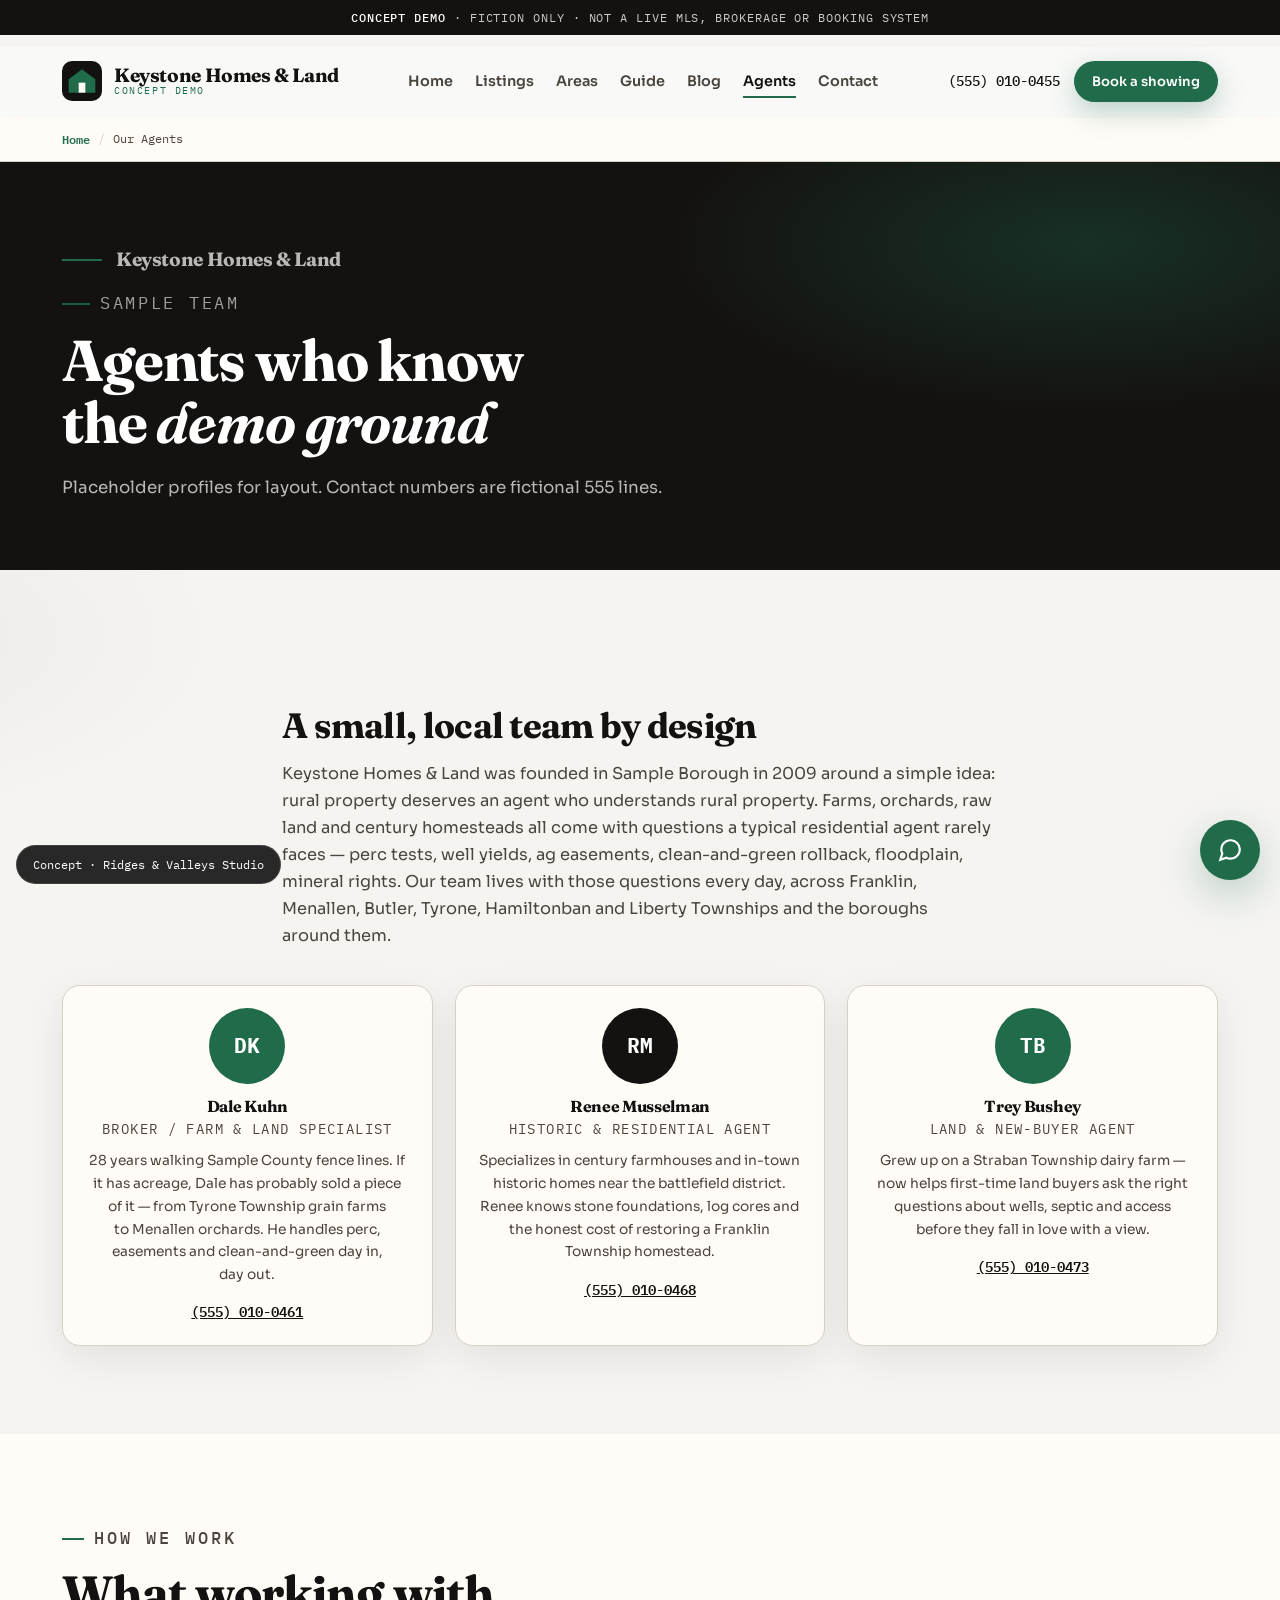
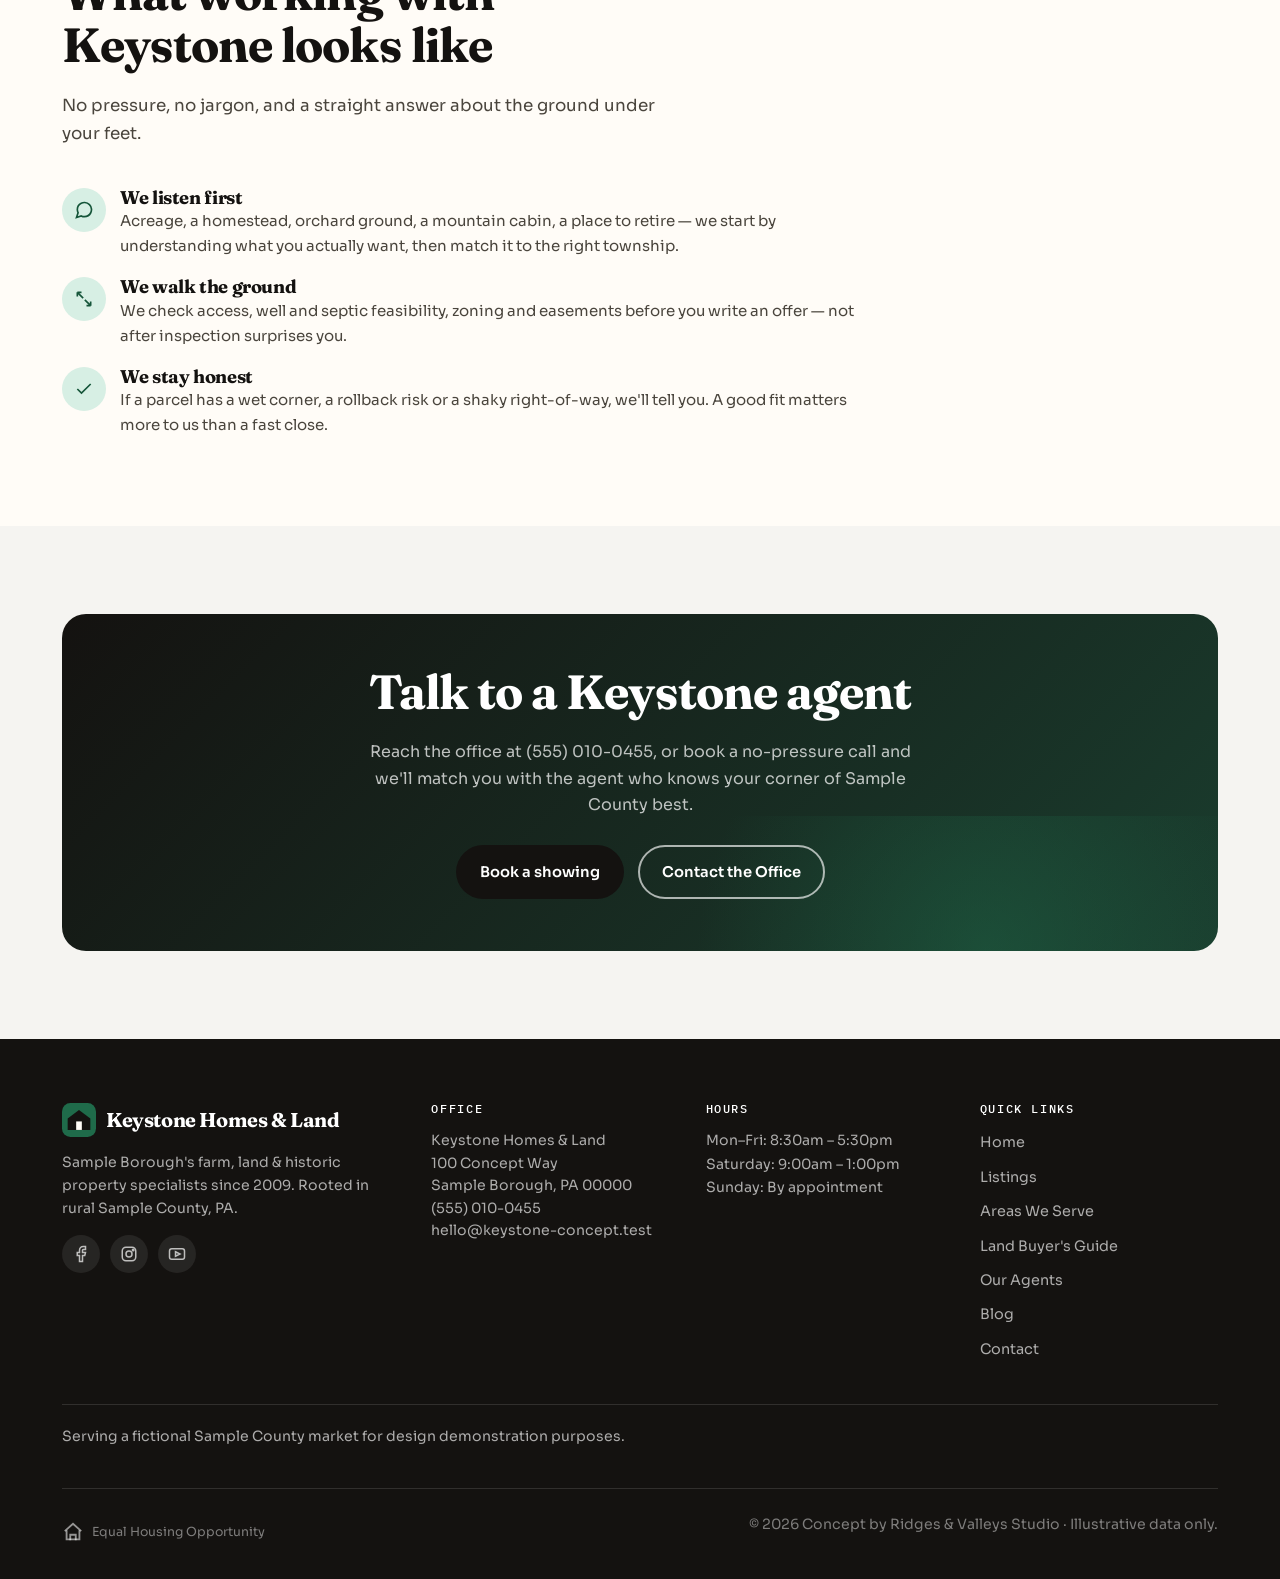
<file: agents.html>
<!DOCTYPE html>
<html lang="en">
<head>
<meta charset="UTF-8">
<meta name="viewport" content="width=device-width, initial-scale=1.0">
<meta name="theme-color" content="#1f6b4a">
<meta name="robots" content="index,follow,max-image-preview:large">
<title>Sample Agents | Keystone Concept</title>
<meta name="description" content="Meet fictional sample agents in this Keystone Homes & Land concept website — not a real brokerage roster.">

<link rel="canonical" href="https://matthummel-pa.github.io/realtor-keystone-homes-and-land-theme/agents.html">
<meta property="og:type" content="website">
<meta property="og:title" content="Our Agents | Local Land & Farm Realtors in Sample Borough, PA">
<meta property="og:description" content="Meet fictional sample agents in this Keystone Homes & Land concept website — not a real brokerage roster.">
<meta property="og:site_name" content="Keystone Homes & Land">
<meta property="og:locale" content="en_US">
<meta property="og:url" content="https://matthummel-pa.github.io/realtor-keystone-homes-and-land-theme/agents.html">
<meta property="og:image" content="https://images.unsplash.com/photo-1570129477492-45c003edd2be?auto=format&fit=crop&w=1200&q=80">
<meta name="twitter:card" content="summary_large_image">
<meta name="twitter:title" content="Our Agents | Local Land & Farm Realtors in Sample Borough, PA">
<meta name="twitter:description" content="Meet fictional sample agents in this Keystone Homes & Land concept website — not a real brokerage roster.">
<meta name="twitter:image" content="https://images.unsplash.com/photo-1570129477492-45c003edd2be?auto=format&fit=crop&w=1200&q=80">

<link rel="preconnect" href="https://fonts.googleapis.com">
<link rel="preconnect" href="https://fonts.gstatic.com" crossorigin>
<link href="https://fonts.googleapis.com/css2?family=Fraunces:opsz,wght@9..144,600;9..144,700&family=IBM+Plex+Mono:wght@500&family=Sora:wght@400;600;700&display=swap" rel="stylesheet">
<link rel="stylesheet" href="styles.css">

<script type="application/ld+json">
{
  "@context":"https://schema.org",
  "@type":"RealEstateAgent",
  "@id":"https://matthummel-pa.github.io/realtor-keystone-homes-and-land-theme/#agency",
  "name":"Keystone Homes & Land",
  "url":"https://matthummel-pa.github.io/realtor-keystone-homes-and-land-theme/agents.html",
  "image":"https://images.unsplash.com/photo-1570129477492-45c003edd2be?auto=format&fit=crop&w=1200&q=80",
  "telephone":"+1-555-010-0455",
  "email":"hello@keystone-concept.test",
  "priceRange":"$$",
  "address":{
    "@type":"PostalAddress",
    "streetAddress":"100 Concept Way",
    "addressLocality":"Sample Borough",
    "addressRegion":"PA",
    "postalCode":"00000",
    "addressCountry":"US"
  },
  "geo":{"@type":"GeoCoordinates","latitude":39.8301,"longitude":-77.2314},
  "openingHoursSpecification":[
    {"@type":"OpeningHoursSpecification","dayOfWeek":["Monday","Tuesday","Wednesday","Thursday","Friday"],"opens":"08:30","closes":"17:30"},
    {"@type":"OpeningHoursSpecification","dayOfWeek":"Saturday","opens":"09:00","closes":"13:00"}
  ],
  "employee":[
    {"@type":"Person","name":"Dale Kuhn","jobTitle":"Broker / Farm & Land Specialist","telephone":"+1-717-555-0461"},
    {"@type":"Person","name":"Renee Musselman","jobTitle":"Historic & Residential Agent","telephone":"+1-717-555-0468"},
    {"@type":"Person","name":"Trey Bushey","jobTitle":"Land & New-Buyer Agent","telephone":"+1-717-555-0473"}
  ],
  "areaServed":[
    {"@type":"City","name":"Sample Borough, PA"},
    {"@type":"AdministrativeArea","name":"Sample County, PA"},
    {"@type":"AdministrativeArea","name":"Franklin Township, PA"},
    {"@type":"AdministrativeArea","name":"Menallen Township, PA"},
    {"@type":"AdministrativeArea","name":"Butler Township, PA"},
    {"@type":"AdministrativeArea","name":"Tyrone Township, PA"},
    {"@type":"AdministrativeArea","name":"Hamiltonban Township, PA"},
    {"@type":"AdministrativeArea","name":"Liberty Township, PA"}
  ]
}
</script>
<script type="application/ld+json">
{
  "@context":"https://schema.org",
  "@type":"BreadcrumbList",
  "itemListElement":[
    {"@type":"ListItem","position":1,"name":"Home","item":"https://matthummel-pa.github.io/realtor-keystone-homes-and-land-theme/index.html"},
    {"@type":"ListItem","position":2,"name":"Our Agents","item":"https://matthummel-pa.github.io/realtor-keystone-homes-and-land-theme/agents.html"}
  ]
}
</script>
</head>
<body>
<p class="demo-banner"><strong>Concept demo</strong> · Fiction only · Not a live MLS, brokerage or booking system</p>
<a href="#main" class="skip-link">Skip to main content</a>

<!-- ============================= HEADER ============================= -->
<header class="site-header">
  <div class="header-inner">
    <a href="index.html" class="brand" aria-label="Keystone Homes & Land, home">
      <svg class="brand-mark" viewBox="0 0 48 48" fill="none" aria-hidden="true">
        <rect width="48" height="48" rx="12" fill="#141210"/>
        <path d="M24 10 L40 22 V38 H8 V22 Z" fill="#1f6b4a"/>
        <rect x="20" y="26" width="8" height="12" fill="#fffcf7"/>
      </svg>
      <span class="brand-text">
        <strong>Keystone Homes &amp; Land</strong>
        <span>Concept demo</span>
      </span>
    </a>

    <nav class="main-nav" aria-label="Primary">
      <ul>
        <li><a href="index.html">Home</a></li>
        <li><a href="listings.html">Listings</a></li>
        <li><a href="areas.html">Areas</a></li>
        <li><a href="guide.html">Guide</a></li>
        <li><a href="blog.html">Blog</a></li>
        <li><a href="agents.html" class="is-active" aria-current="page">Agents</a></li>
        <li><a href="contact.html">Contact</a></li>
      </ul>
    </nav>

    <div class="header-cta">
      <a class="header-phone" href="tel:+15550100455">(555) 010-0455</a>
      <a class="btn btn-primary btn-sm" href="index.html#book-showing">Book a showing</a>
    </div>

    <button type="button" class="hamburger" id="hamburgerBtn" aria-expanded="false" aria-controls="mobileNav" aria-label="Open menu">
      <span></span><span></span><span></span>
    </button>
  </div>

  <nav class="mobile-nav" id="mobileNav" aria-label="Mobile" hidden>
    <a href="index.html">Home</a>
    <a href="listings.html">Listings</a>
    <a href="areas.html">Areas</a>
    <a href="guide.html">Guide</a>
    <a href="blog.html">Blog</a>
    <a href="agents.html" class="is-active" aria-current="page">Agents</a>
    <a href="contact.html">Contact</a>
    <a href="index.html#book-showing">Book showing</a>
    <a class="header-phone" href="tel:+15550100455">Call (555) 010-0455</a>
    <a class="btn btn-primary" href="index.html#book-showing">Book a showing</a>
  </nav>
</header>

<!-- ============================= BREADCRUMB ============================= -->
<nav class="breadcrumb" aria-label="Breadcrumb">
  <ol>
    <li><a href="index.html">Home</a></li>
    <li><span aria-current="page">Our Agents</span></li>
  </ol>
</nav>

<!-- ============================= PAGE HERO ============================= -->
<section class="page-hero">
  <div class="page-hero-inner">
    <p class="hero-brand">Keystone Homes &amp; Land</p>
    <p class="hero-eyebrow">Sample team</p>
    <h1>Agents who know the <em>demo ground</em></h1>
    <p>Placeholder profiles for layout. Contact numbers are fictional 555 lines.</p>
  </div>
</section>

<main id="main">
  <!-- ============================= INTRO ============================= -->
  <section class="section">
    <div class="wrap prose reveal">
      <h2>A small, local team by design</h2>
      <p>Keystone Homes &amp; Land was founded in Sample Borough in 2009 around a simple idea: rural property deserves an agent who understands rural property. Farms, orchards, raw land and century homesteads all come with questions a typical residential agent rarely faces — perc tests, well yields, ag easements, clean-and-green rollback, floodplain, mineral rights. Our team lives with those questions every day, across Franklin, Menallen, Butler, Tyrone, Hamiltonban and Liberty Townships and the boroughs around them.</p>
    </div>

    <div class="wrap">
      <div class="agent-grid">
        <div class="agent-card reveal">
          <div class="agent-avatar" style="background:var(--accent);">DK</div>
          <h4>Dale Kuhn</h4>
          <p class="agent-title">Broker / Farm &amp; Land Specialist</p>
          <p>28 years walking Sample County fence lines. If it has acreage, Dale has probably sold a piece of it — from Tyrone Township grain farms to Menallen orchards. He handles perc, easements and clean-and-green day in, day out.</p>
          <a class="agent-phone" href="tel:+15550100461">(555) 010-0461</a>
        </div>
        <div class="agent-card reveal">
          <div class="agent-avatar" style="background:var(--ink);">RM</div>
          <h4>Renee Musselman</h4>
          <p class="agent-title">Historic &amp; Residential Agent</p>
          <p>Specializes in century farmhouses and in-town historic homes near the battlefield district. Renee knows stone foundations, log cores and the honest cost of restoring a Franklin Township homestead.</p>
          <a class="agent-phone" href="tel:+15550100468">(555) 010-0468</a>
        </div>
        <div class="agent-card reveal">
          <div class="agent-avatar" style="background:var(--success);">TB</div>
          <h4>Trey Bushey</h4>
          <p class="agent-title">Land &amp; New-Buyer Agent</p>
          <p>Grew up on a Straban Township dairy farm — now helps first-time land buyers ask the right questions about wells, septic and access before they fall in love with a view.</p>
          <a class="agent-phone" href="tel:+15550100473">(555) 010-0473</a>
        </div>
      </div>
    </div>
  </section>

  <!-- ============================= HOW WE WORK ============================= -->
  <section class="section section-alt">
    <div class="wrap">
      <div class="section-head left reveal">
        <p class="eyebrow">How We Work</p>
        <h2>What working with Keystone looks like</h2>
        <p>No pressure, no jargon, and a straight answer about the ground under your feet.</p>
      </div>
      <div class="why-list reveal" style="max-width:820px;">
        <div class="why-item">
          <span class="icn"><svg width="20" height="20" viewBox="0 0 24 24" fill="none" stroke="currentColor" stroke-width="2"><path d="M21 11.5a8.38 8.38 0 01-.9 3.8 8.5 8.5 0 01-7.6 4.7 8.38 8.38 0 01-3.8-.9L3 21l1.9-5.7a8.38 8.38 0 01-.9-3.8 8.5 8.5 0 014.7-7.6 8.38 8.38 0 013.8-.9h.5a8.48 8.48 0 018 8v.5z"/></svg></span>
          <div><h4>We listen first</h4><p>Acreage, a homestead, orchard ground, a mountain cabin, a place to retire — we start by understanding what you actually want, then match it to the right township.</p></div>
        </div>
        <div class="why-item">
          <span class="icn"><svg width="20" height="20" viewBox="0 0 24 24" fill="none" stroke="currentColor" stroke-width="2"><path d="M4 4l7 7M4 4h5M4 4v5"/><path d="M20 20l-7-7M20 20h-5M20 20v-5"/></svg></span>
          <div><h4>We walk the ground</h4><p>We check access, well and septic feasibility, zoning and easements before you write an offer — not after inspection surprises you.</p></div>
        </div>
        <div class="why-item">
          <span class="icn"><svg width="20" height="20" viewBox="0 0 24 24" fill="none" stroke="currentColor" stroke-width="2"><path d="M20 6L9 17l-5-5"/></svg></span>
          <div><h4>We stay honest</h4><p>If a parcel has a wet corner, a rollback risk or a shaky right-of-way, we'll tell you. A good fit matters more to us than a fast close.</p></div>
        </div>
      </div>
    </div>
  </section>

  <!-- ============================= CTA BAND ============================= -->
  <section class="section">
    <div class="wrap">
      <div class="cta-band reveal">
        <h2>Talk to a Keystone agent</h2>
        <p>Reach the office at (555) 010-0455, or book a no-pressure call and we'll match you with the agent who knows your corner of Sample County best.</p>
        <div class="cta-actions">
          <a class="btn btn-gold" href="index.html#book-showing">Book a showing</a>
          <a class="btn btn-outline light" href="contact.html">Contact the Office</a>
        </div>
      </div>
    </div>
  </section>
</main>

<!-- ============================= FOOTER (SHARED) ============================= -->
<footer class="site-footer">
  <div class="wrap">
    <div class="footer-grid">
      <div>
        <div class="footer-brand">
          <svg width="34" height="34" viewBox="0 0 48 48" fill="none" aria-hidden="true">
            <rect width="48" height="48" rx="12" fill="#1f6b4a"/>
            <path d="M24 10 L40 22 V38 H8 V22 Z" fill="#141210"/>
            <rect x="20" y="26" width="8" height="12" fill="#fffcf7"/>
          </svg>
          <strong>Keystone Homes &amp; Land</strong>
        </div>
        <p>Sample Borough's farm, land &amp; historic property specialists since 2009. Rooted in rural Sample County, PA.</p>
        <div class="social-row">
          <a href="#" aria-label="Keystone Homes & Land on Facebook"><svg viewBox="0 0 24 24" fill="none" stroke="currentColor" stroke-width="2"><path d="M18 2h-3a5 5 0 00-5 5v3H7v4h3v8h4v-8h3l1-4h-4V7a1 1 0 011-1h3z"/></svg></a>
          <a href="#" aria-label="Keystone Homes & Land on Instagram"><svg viewBox="0 0 24 24" fill="none" stroke="currentColor" stroke-width="2"><rect x="3" y="3" width="18" height="18" rx="5"/><circle cx="12" cy="12" r="4"/><circle cx="17.5" cy="6.5" r="1"/></svg></a>
          <a href="#" aria-label="Keystone Homes & Land on YouTube"><svg viewBox="0 0 24 24" fill="none" stroke="currentColor" stroke-width="2"><rect x="2" y="5" width="20" height="14" rx="3"/><path d="M10 9l6 3-6 3z"/></svg></a>
        </div>
      </div>
      <div>
        <h2 class="footer-heading">Office</h2>
        <address>
          Keystone Homes &amp; Land<br>
          100 Concept Way<br>
          Sample Borough, PA 00000<br>
          <a href="tel:+15550100455">(555) 010-0455</a><br>
          <a href="mailto:hello@keystone-concept.test">hello@keystone-concept.test</a>
        </address>
      </div>
      <div>
        <h2 class="footer-heading">Hours</h2>
        <p>Mon–Fri: 8:30am – 5:30pm<br>Saturday: 9:00am – 1:00pm<br>Sunday: By appointment</p>
      </div>
      <div>
        <h2 class="footer-heading">Quick links</h2>
        <ul class="footer-links">
          <li><a href="index.html">Home</a></li>
          <li><a href="listings.html">Listings</a></li>
          <li><a href="areas.html">Areas We Serve</a></li>
          <li><a href="guide.html">Land Buyer's Guide</a></li>
          <li><a href="agents.html">Our Agents</a></li>
          <li><a href="blog.html">Blog</a></li>
          <li><a href="contact.html">Contact</a></li>
        </ul>
      </div>
    </div>
    <p class="footer-service-area">Serving a fictional Sample County market for design demonstration purposes.</p>
    <div class="footer-bottom">
      <div class="equal-housing">
        <svg viewBox="0 0 24 24" fill="none" stroke="currentColor" stroke-width="2" aria-hidden="true"><path d="M3 11l9-8 9 8"/><path d="M5 10v10h14V10"/><path d="M9 21v-6h6v6"/></svg>
        <span>Equal Housing Opportunity</span>
      </div>
      <p>&copy; <span data-year>2026</span> Concept by Ridges &amp; Valleys Studio · Illustrative data only.</p>
    </div>
  </div>
</footer>

<!-- ============================= CHAT WIDGET (SHARED) ============================= -->
<button type="button" class="chat-fab" id="chatFab" aria-label="Open chat assistant" aria-expanded="false" aria-controls="chatWidget">
  <svg viewBox="0 0 24 24" stroke-width="2"><path d="M21 11.5a8.38 8.38 0 01-.9 3.8 8.5 8.5 0 01-7.6 4.7 8.38 8.38 0 01-3.8-.9L3 21l1.9-5.7a8.38 8.38 0 01-.9-3.8 8.5 8.5 0 014.7-7.6 8.38 8.38 0 013.8-.9h.5a8.48 8.48 0 018 8v.5z"/></svg>
</button>
<div class="chat-widget" id="chatWidget" role="dialog" aria-modal="true" aria-labelledby="chatTitle" aria-hidden="true" hidden>
  <div class="chat-head">
    <div><strong id="chatTitle">Keystone Assistant</strong><br><span>Usually replies in minutes</span></div>
    <button type="button" class="chat-close" id="chatCloseBtn" aria-label="Close chat">
      <svg width="16" height="16" viewBox="0 0 24 24" fill="none" stroke="currentColor" stroke-width="2"><line x1="18" y1="6" x2="6" y2="18"/><line x1="6" y1="6" x2="18" y2="18"/></svg>
    </button>
  </div>
  <div class="chat-body" id="chatBody" aria-live="polite" aria-relevant="additions">
    <div class="chat-msg bot">Hi! I'm the Keystone concept assistant. Ask me about listings, financing, or booking a tour.</div>
  </div>
  <div class="chat-quick" id="chatQuick">
    <button type="button" data-q="land">Land prices?</button>
    <button type="button" data-q="historic">Historic homes?</button>
    <button type="button" data-q="tour">Book a tour</button>
    <button type="button" data-q="financing">Financing help?</button>
  </div>
</div>

<a href="https://ridgesandvalleys.com" class="concept-badge" rel="noopener">Concept · Ridges &amp; Valleys Studio</a>

<script src="main.js" defer></script>
</body>
</html>
</file>
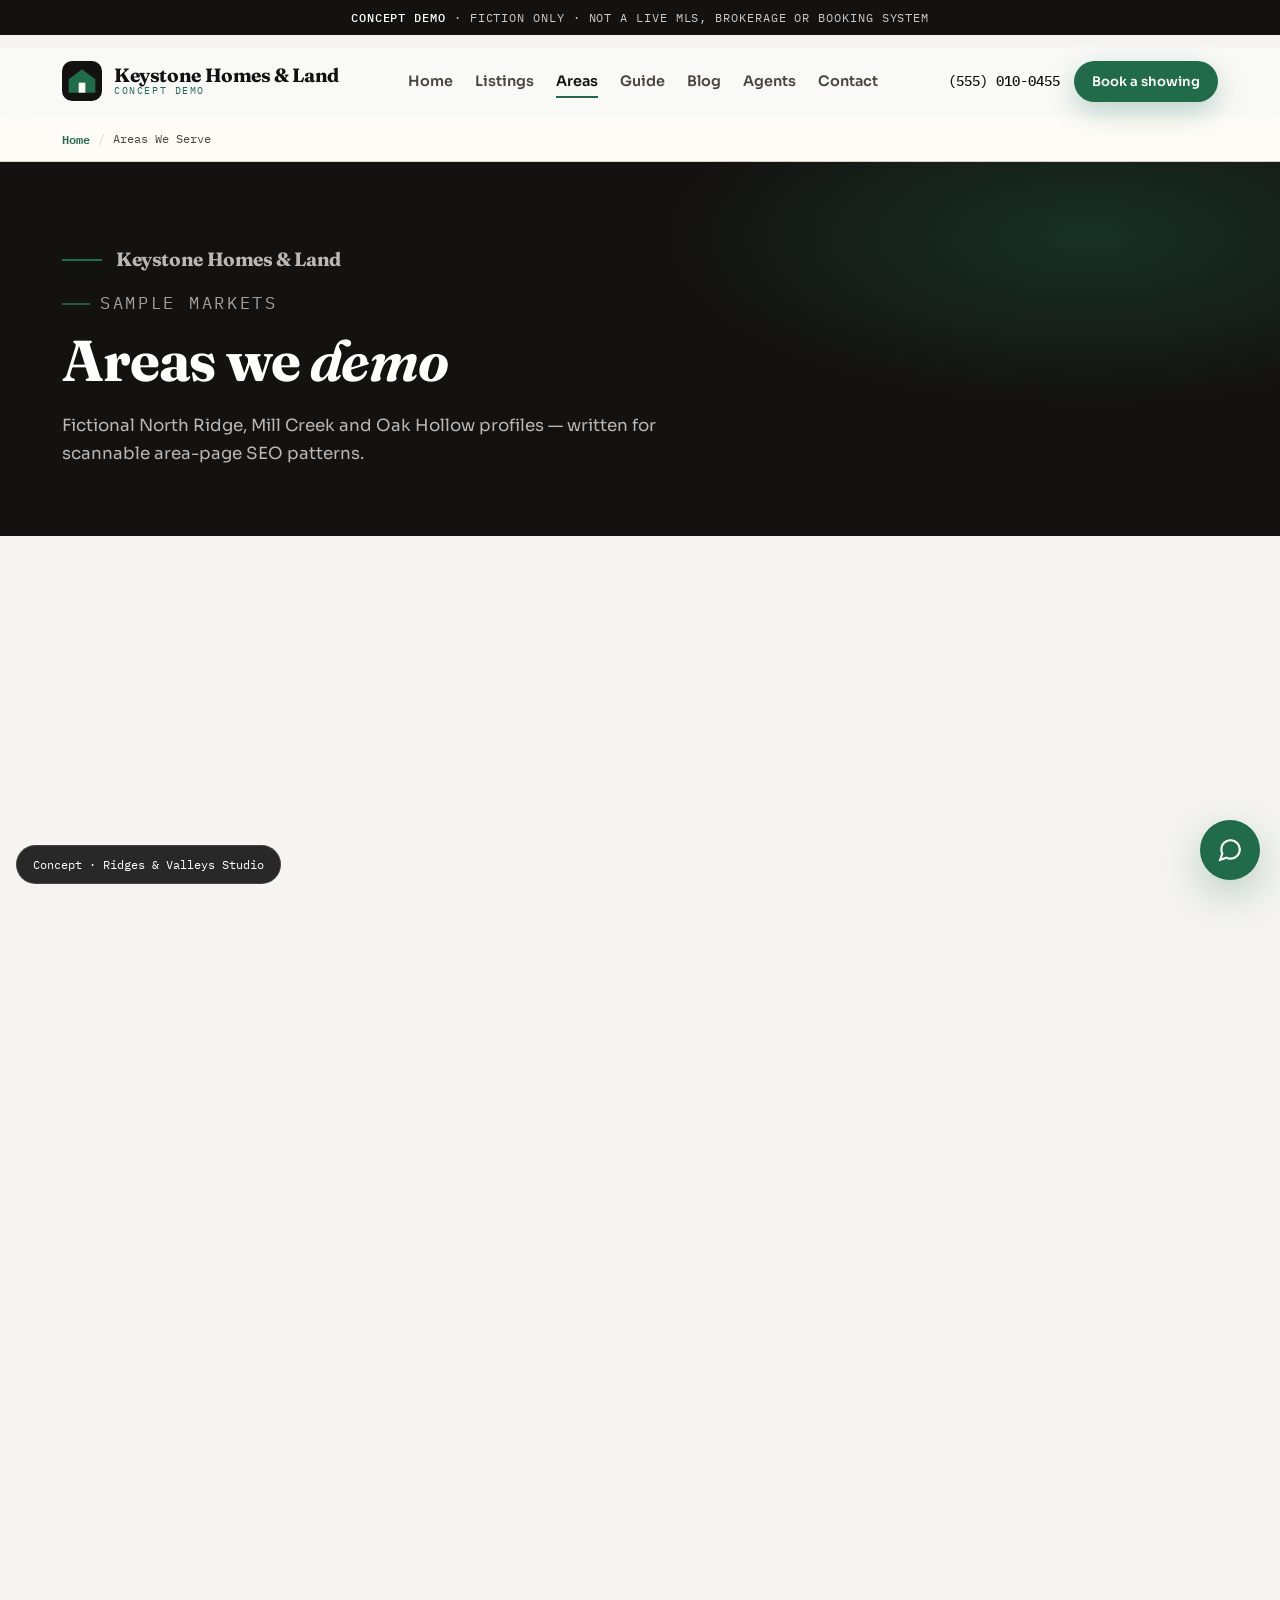
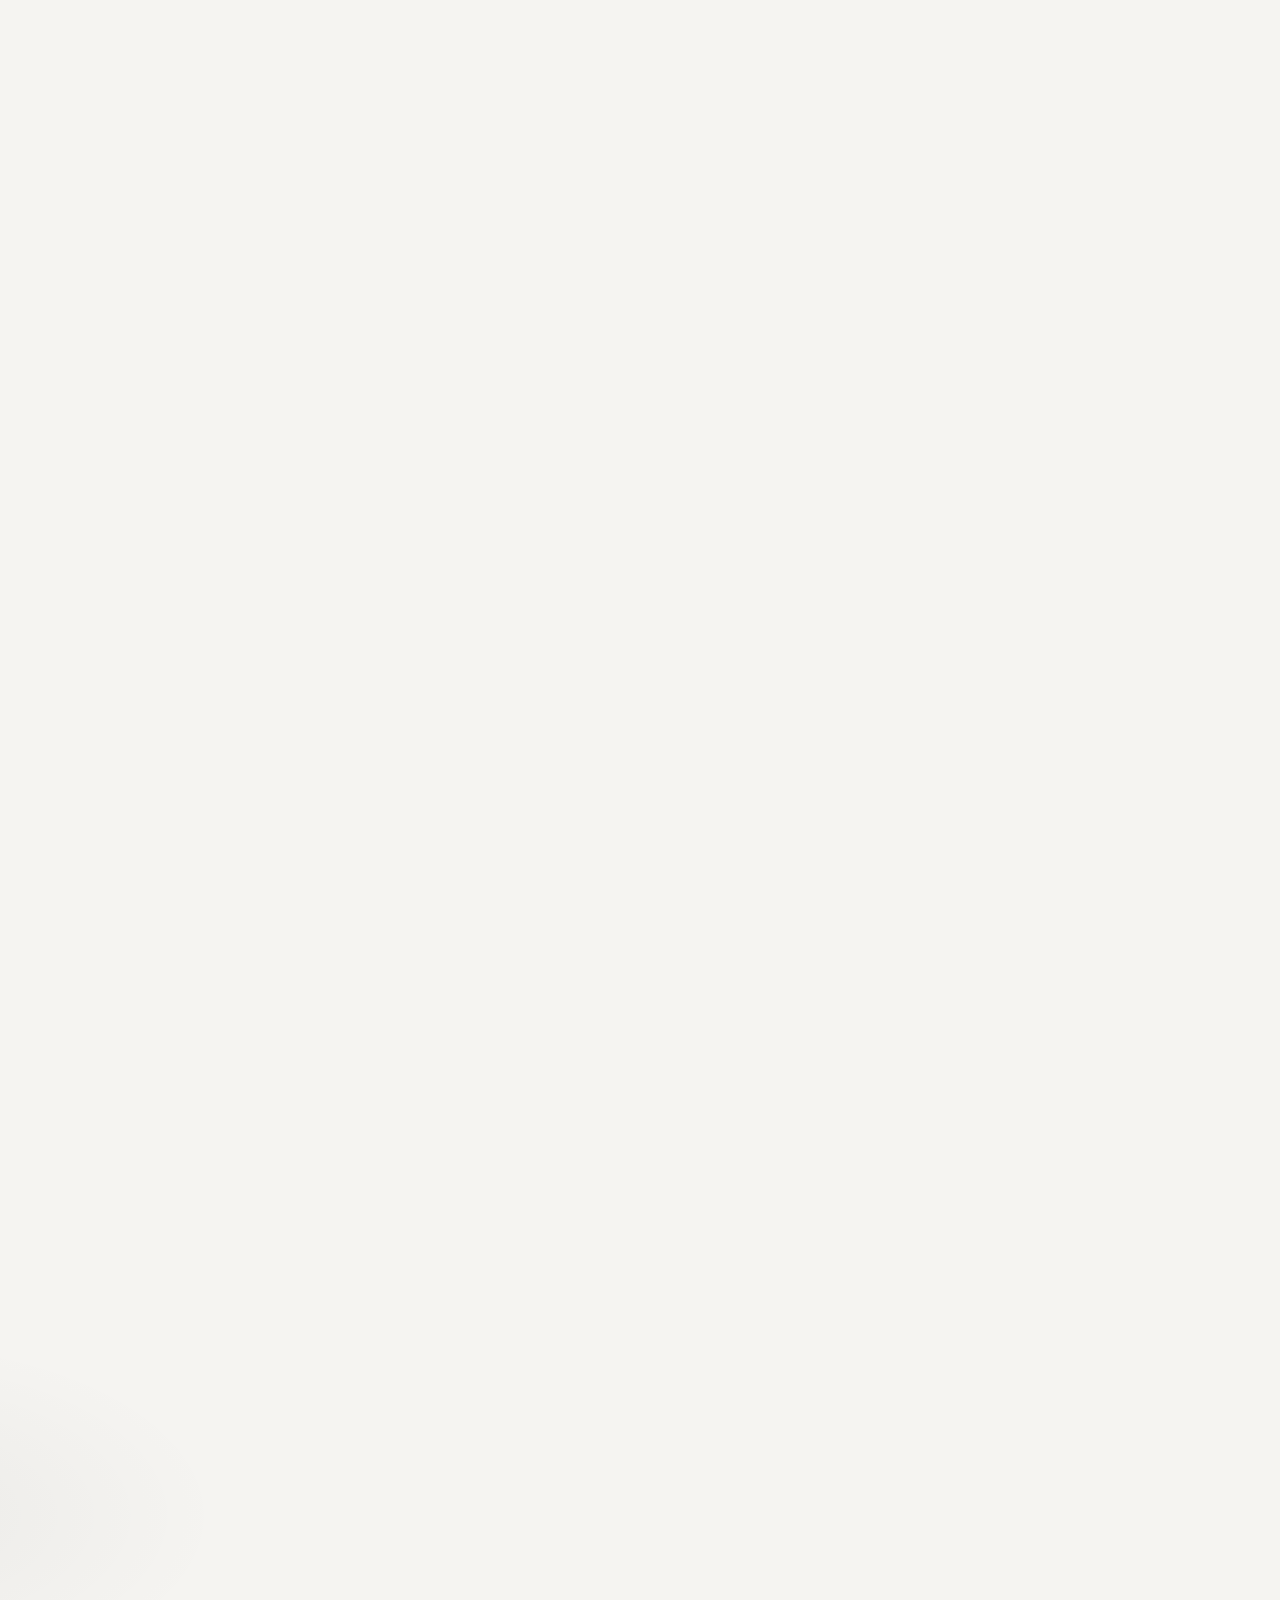
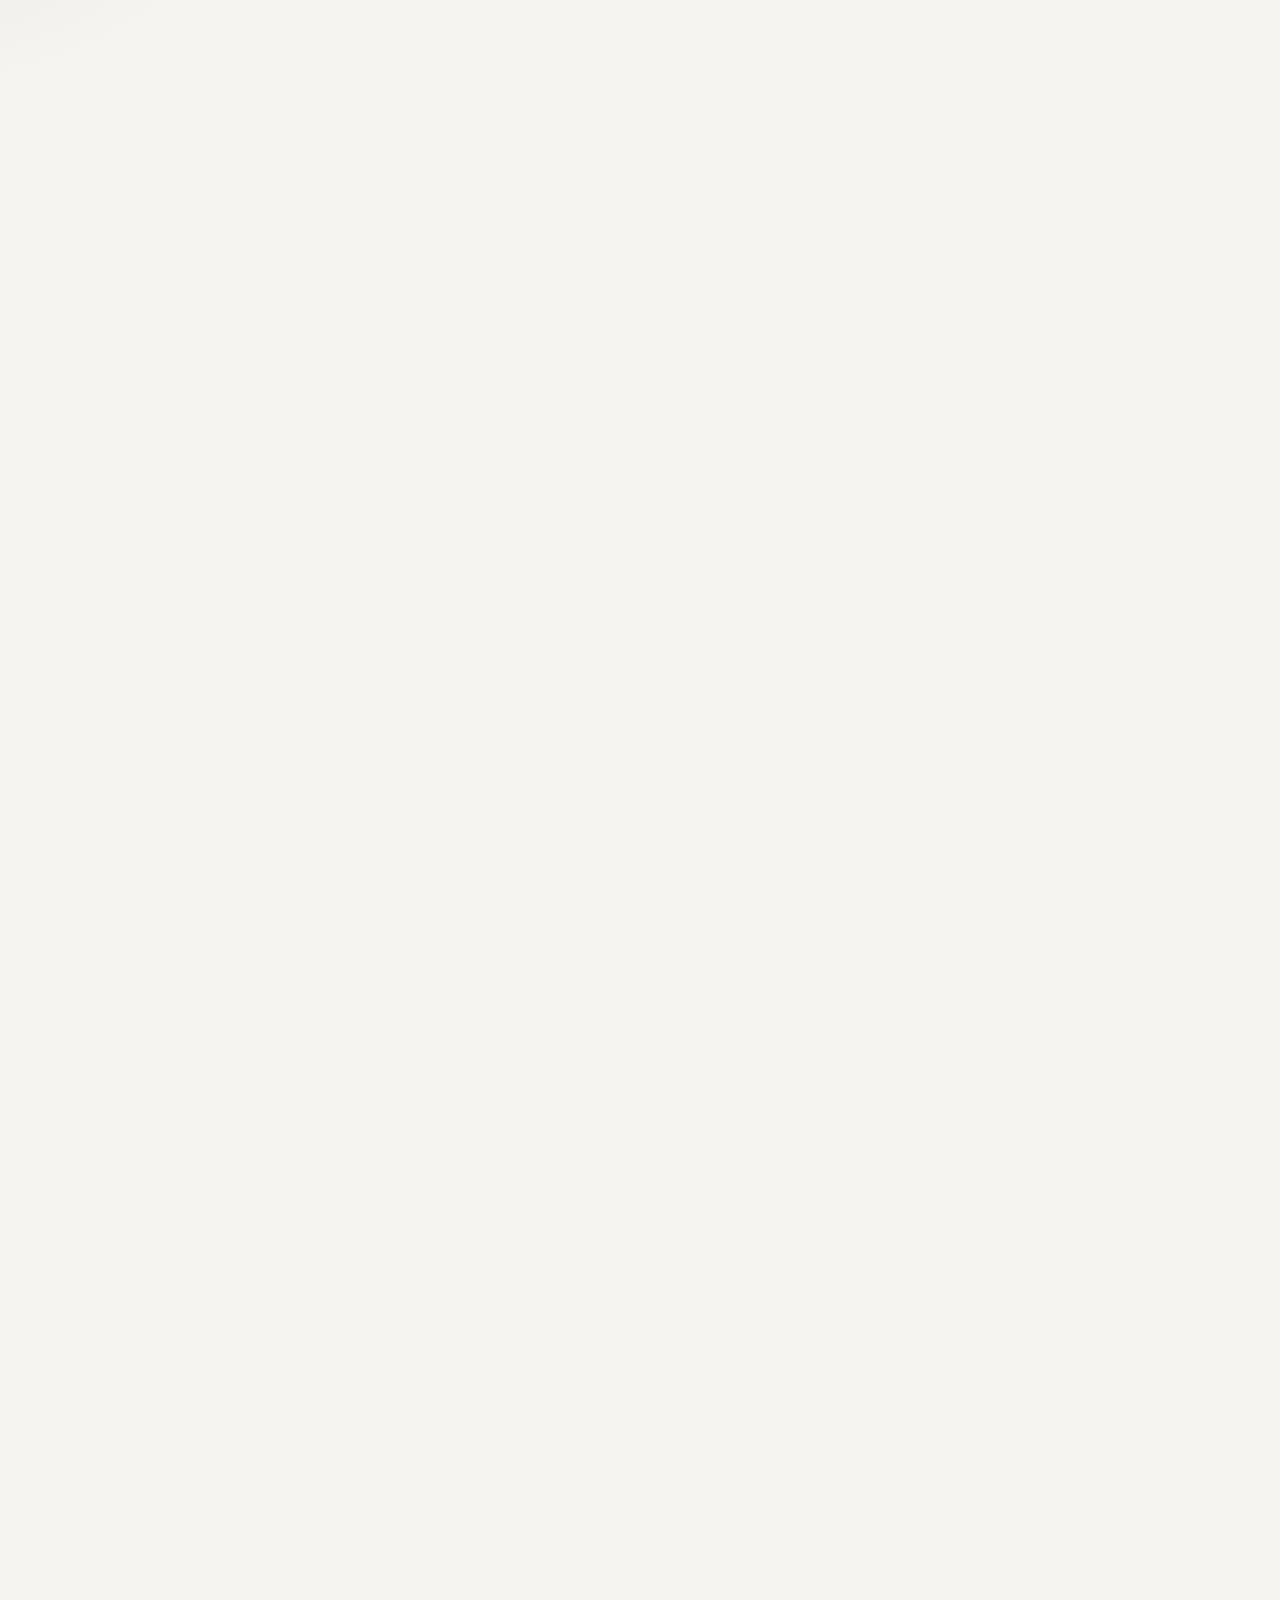
<file: areas.html>
<!DOCTYPE html>
<html lang="en">
<head>
<meta charset="UTF-8">
<meta name="viewport" content="width=device-width, initial-scale=1.0">
<meta name="theme-color" content="#1f6b4a">
<meta name="robots" content="index,follow,max-image-preview:large">
<title>Sample Areas We Serve | Keystone Concept</title>
<meta name="description" content="Explore fictional sample townships and neighborhoods used in this realtor website concept demo.">

<link rel="canonical" href="https://matthummel-pa.github.io/realtor-keystone-homes-and-land-theme/areas.html">
<meta property="og:type" content="website">
<meta property="og:title" content="Areas We Serve | Rural Adams County Land Near Gettysburg, PA">
<meta property="og:description" content="Explore fictional sample townships and neighborhoods used in this realtor website concept demo.">
<meta property="og:site_name" content="Keystone Homes & Land">
<meta property="og:locale" content="en_US">
<meta property="og:url" content="https://matthummel-pa.github.io/realtor-keystone-homes-and-land-theme/areas.html">
<meta property="og:image" content="https://images.unsplash.com/photo-1570129477492-45c003edd2be?auto=format&fit=crop&w=1200&q=80">
<meta name="twitter:card" content="summary_large_image">
<meta name="twitter:title" content="Areas We Serve | Rural Adams County Land Near Gettysburg, PA">
<meta name="twitter:description" content="Explore fictional sample townships and neighborhoods used in this realtor website concept demo.">
<meta name="twitter:image" content="https://images.unsplash.com/photo-1570129477492-45c003edd2be?auto=format&fit=crop&w=1200&q=80">

<link rel="preconnect" href="https://fonts.googleapis.com">
<link rel="preconnect" href="https://fonts.gstatic.com" crossorigin>
<link href="https://fonts.googleapis.com/css2?family=Fraunces:opsz,wght@9..144,600;9..144,700&family=IBM+Plex+Mono:wght@500&family=Sora:wght@400;600;700&display=swap" rel="stylesheet">
<link rel="stylesheet" href="styles.css">

<script type="application/ld+json">
{
  "@context":"https://schema.org",
  "@type":"RealEstateAgent",
  "@id":"https://matthummel-pa.github.io/realtor-keystone-homes-and-land-theme/#agency",
  "name":"Keystone Homes & Land",
  "url":"https://matthummel-pa.github.io/realtor-keystone-homes-and-land-theme/areas.html",
  "image":"https://images.unsplash.com/photo-1570129477492-45c003edd2be?auto=format&fit=crop&w=1200&q=80",
  "telephone":"+1-555-010-0455",
  "email":"hello@keystone-concept.test",
  "priceRange":"$$",
  "address":{
    "@type":"PostalAddress",
    "streetAddress":"100 Concept Way",
    "addressLocality":"Sample Borough",
    "addressRegion":"PA",
    "postalCode":"00000",
    "addressCountry":"US"
  },
  "geo":{"@type":"GeoCoordinates","latitude":39.8305,"longitude":-77.2325},
  "openingHoursSpecification":[
    {"@type":"OpeningHoursSpecification","dayOfWeek":["Monday","Tuesday","Wednesday","Thursday","Friday"],"opens":"08:30","closes":"17:30"},
    {"@type":"OpeningHoursSpecification","dayOfWeek":"Saturday","opens":"09:00","closes":"13:00"}
  ],
  "areaServed":[
    {"@type":"City","name":"Gettysburg, PA"},
    {"@type":"AdministrativeArea","name":"Adams County, PA"},
    {"@type":"AdministrativeArea","name":"Franklin Township, PA"},
    {"@type":"AdministrativeArea","name":"Menallen Township, PA"},
    {"@type":"AdministrativeArea","name":"Butler Township, PA"},
    {"@type":"AdministrativeArea","name":"Tyrone Township, PA"},
    {"@type":"AdministrativeArea","name":"Hamiltonban Township, PA"},
    {"@type":"AdministrativeArea","name":"Liberty Township, PA"},
    {"@type":"City","name":"Biglerville, PA"},
    {"@type":"City","name":"Fairfield, PA"},
    {"@type":"City","name":"Cashtown, PA"},
    {"@type":"City","name":"New Oxford, PA"},
    {"@type":"City","name":"Littlestown, PA"}
  ]
}
</script>
<script type="application/ld+json">
{
  "@context":"https://schema.org",
  "@type":"BreadcrumbList",
  "itemListElement":[
    {"@type":"ListItem","position":1,"name":"Home","item":"https://matthummel-pa.github.io/realtor-keystone-homes-and-land-theme/index.html"},
    {"@type":"ListItem","position":2,"name":"Areas We Serve","item":"https://matthummel-pa.github.io/realtor-keystone-homes-and-land-theme/areas.html"}
  ]
}
</script>
</head>
<body>
<p class="demo-banner"><strong>Concept demo</strong> · Fiction only · Not a live MLS, brokerage or booking system</p>
<a href="#main" class="skip-link">Skip to main content</a>

<!-- ============================= HEADER ============================= -->
<header class="site-header">
  <div class="header-inner">
    <a href="index.html" class="brand" aria-label="Keystone Homes & Land, home">
      <svg class="brand-mark" viewBox="0 0 48 48" fill="none" aria-hidden="true">
        <rect width="48" height="48" rx="12" fill="#141210"/>
        <path d="M24 10 L40 22 V38 H8 V22 Z" fill="#1f6b4a"/>
        <rect x="20" y="26" width="8" height="12" fill="#fffcf7"/>
      </svg>
      <span class="brand-text">
        <strong>Keystone Homes &amp; Land</strong>
        <span>Concept demo</span>
      </span>
    </a>

    <nav class="main-nav" aria-label="Primary">
      <ul>
        <li><a href="index.html">Home</a></li>
        <li><a href="listings.html">Listings</a></li>
        <li><a href="areas.html" class="is-active" aria-current="page">Areas</a></li>
        <li><a href="guide.html">Guide</a></li>
        <li><a href="blog.html">Blog</a></li>
        <li><a href="agents.html">Agents</a></li>
        <li><a href="contact.html">Contact</a></li>
      </ul>
    </nav>

    <div class="header-cta">
      <a class="header-phone" href="tel:+15550100455">(555) 010-0455</a>
      <a class="btn btn-primary btn-sm" href="index.html#book-showing">Book a showing</a>
    </div>

    <button type="button" class="hamburger" id="hamburgerBtn" aria-expanded="false" aria-controls="mobileNav" aria-label="Open menu">
      <span></span><span></span><span></span>
    </button>
  </div>

  <nav class="mobile-nav" id="mobileNav" aria-label="Mobile" hidden>
    <a href="index.html">Home</a>
    <a href="listings.html">Listings</a>
    <a href="areas.html" class="is-active" aria-current="page">Areas</a>
    <a href="guide.html">Guide</a>
    <a href="blog.html">Blog</a>
    <a href="agents.html">Agents</a>
    <a href="contact.html">Contact</a>
    <a href="index.html#book-showing">Book showing</a>
    <a class="header-phone" href="tel:+15550100455">Call (555) 010-0455</a>
    <a class="btn btn-primary" href="index.html#book-showing">Book a showing</a>
  </nav>
</header>

<!-- ============================= BREADCRUMB ============================= -->
<nav class="breadcrumb" aria-label="Breadcrumb">
  <ol>
    <li><a href="index.html">Home</a></li>
    <li><span aria-current="page">Areas We Serve</span></li>
  </ol>
</nav>

<!-- ============================= PAGE HERO ============================= -->
<section class="page-hero">
  <div class="page-hero-inner">
    <p class="hero-brand">Keystone Homes &amp; Land</p>
    <p class="hero-eyebrow">Sample markets</p>
    <h1>Areas we <em>demo</em></h1>
    <p>Fictional North Ridge, Mill Creek and Oak Hollow profiles — written for scannable area-page SEO patterns.</p>
  </div>
</section>

<main id="main">
  <!-- ============================= INTRO PROSE ============================= -->
  <section class="section">
    <div class="wrap prose reveal">
      <h2>Land, farms &amp; homesteads across Adams County</h2>
      <p>Our office sits at 100 Concept Way on the north edge of Gettysburg, a few minutes from Lincoln Square and the Gettysburg National Military Park. From that spot you can be standing on tillable ground in almost any direction within twenty minutes — US-15 runs north toward the orchards, US-30 (the Lincoln Highway) runs west toward the mountains and east toward New Oxford, and PA-116 carries you down to Fairfield and the Maryland line. Most of the property we sell isn't in town at all; it's the acreage, farms and country homesteads that ring Gettysburg on those roads.</p>
      <p>Rural Adams County is fruit-belt country. The ridges north and west of town hold some of the most productive apple and peach orchards in the eastern United States, and the valley floors are strong Class II and III farmland. That agricultural character shapes everything a land buyer cares about: which parcels are enrolled in clean-and-green (Act 319) tax deferment, where agricultural-security areas limit nuisance complaints, how easements and rights-of-way run, and whether a lot will perc for a conventional septic system. We serve the whole county, but the six townships below are where we spend most of our boot leather.</p>
    </div>
  </section>

  <!-- ============================= TOWNSHIP CARDS ============================= -->
  <section class="section section-alt">
    <div class="wrap">
      <div class="section-head left reveal">
        <p class="eyebrow">Township by Township</p>
        <h2>Where we work</h2>
        <p>A quick, honest read on six rural Adams County townships — what the ground is like, what tends to come up for sale, and what a buyer should watch for.</p>
      </div>

      <div class="area-grid">
        <div class="area-card reveal">
          <p class="area-meta">Northwest of Gettysburg · off US-30 &amp; Herr's Ridge Rd</p>
          <h3><span class="pin"><svg viewBox="0 0 24 24" fill="none" stroke="currentColor" stroke-width="2"><path d="M21 10c0 7-9 13-9 13s-9-6-9-13a9 9 0 0118 0z"/><circle cx="12" cy="10" r="3"/></svg></span>Franklin Township</h3>
          <p>Franklin Township runs from Herr's Ridge out toward Cashtown and the base of South Mountain, and it's some of our favorite ground to sell. You'll find century stone homesteads, working orchards along the York Road corridor, and wooded building lots with long views toward the mountain. It's about 10 minutes northwest of downtown Gettysburg on US-30.</p>
          <p>Watch for: steep, wooded parcels that need careful perc siting, and orchard land that may be enrolled in Act 319 clean-and-green — a wonderful tax break, but one with rollback consequences if you change the use.</p>
        </div>

        <div class="area-card reveal">
          <p class="area-meta">North of Gettysburg · Biglerville &amp; the fruit belt · US-15 / PA-34</p>
          <h3><span class="pin"><svg viewBox="0 0 24 24" fill="none" stroke="currentColor" stroke-width="2"><path d="M21 10c0 7-9 13-9 13s-9-6-9-13a9 9 0 0118 0z"/><circle cx="12" cy="10" r="3"/></svg></span>Menallen Township</h3>
          <p>Menallen wraps around Biglerville and is the heart of Adams County's apple country — home to packing houses, the fruit research station, and mile after mile of orchard. Land here trades on tree health, irrigation and frost drainage as much as acreage. It's a 15-minute drive north of Gettysburg up US-15 or PA-34.</p>
          <p>Watch for: existing orchard leases and spray-easement histories, plus older farmsteads where the house and the productive ground may be worth splitting or preserving separately.</p>
        </div>

        <div class="area-card reveal">
          <p class="area-meta">Northeast · around Biglerville &amp; Table Rock · PA-34</p>
          <h3><span class="pin"><svg viewBox="0 0 24 24" fill="none" stroke="currentColor" stroke-width="2"><path d="M21 10c0 7-9 13-9 13s-9-6-9-13a9 9 0 0118 0z"/><circle cx="12" cy="10" r="3"/></svg></span>Butler Township</h3>
          <p>Butler Township, north and east toward Table Rock and Bendersville, mixes orchard ground with open rolling farmland and quiet residential lots. It tends to offer a little more value per acre than the townships hugging the battlefield, which makes it popular with buyers who want a homestead or a few acres of pasture without a Gettysburg-address premium.</p>
          <p>Watch for: shared farm lanes and undefined rights-of-way on older parcels — we always confirm legal access in writing before closing.</p>
        </div>

        <div class="area-card reveal">
          <p class="area-meta">North-central · Idaville &amp; Bendersville · PA-234</p>
          <h3><span class="pin"><svg viewBox="0 0 24 24" fill="none" stroke="currentColor" stroke-width="2"><path d="M21 10c0 7-9 13-9 13s-9-6-9-13a9 9 0 0118 0z"/><circle cx="12" cy="10" r="3"/></svg></span>Tyrone Township</h3>
          <p>Tyrone Township, up around Idaville and Bendersville on PA-234, is working-farm country: larger tracts of tillable and orchard ground, grain operations, and the occasional dairy. Buyers here are usually after real acreage — 20, 40, 60 acres — rather than a single homesite, and financing often runs through a farm-credit lender rather than a conventional mortgage.</p>
          <p>Watch for: soil-class and drainage differences across a single tract, and whether tillable ground carries an existing crop lease you'll inherit at closing.</p>
        </div>

        <div class="area-card reveal">
          <p class="area-meta">West · South Mountain, Fairfield &amp; Cashtown · PA-116</p>
          <h3><span class="pin"><svg viewBox="0 0 24 24" fill="none" stroke="currentColor" stroke-width="2"><path d="M21 10c0 7-9 13-9 13s-9-6-9-13a9 9 0 0118 0z"/><circle cx="12" cy="10" r="3"/></svg></span>Hamiltonban Township</h3>
          <p>Hamiltonban is the county's mountain township — Fairfield, Carroll Valley and the wooded slopes of South Mountain toward the Michaux State Forest and the Appalachian Trail. It's the place for cabins, wooded acreage, hunting ground and recreational parcels, about 20 minutes southwest of Gettysburg on PA-116. The scenery is the draw and the terrain is the challenge.</p>
          <p>Watch for: slope and access on mountain lots, well-yield questions in rocky ground, and seasonal roads — all things we check before you commit.</p>
        </div>

        <div class="area-card reveal">
          <p class="area-meta">Southwest · Fairfield &amp; the Maryland line · PA-116 / Bullfrog Rd</p>
          <h3><span class="pin"><svg viewBox="0 0 24 24" fill="none" stroke="currentColor" stroke-width="2"><path d="M21 10c0 7-9 13-9 13s-9-6-9-13a9 9 0 0118 0z"/><circle cx="12" cy="10" r="3"/></svg></span>Liberty Township</h3>
          <p>Liberty Township sits in the county's southwest corner, running down to the Mason-Dixon line below Fairfield. It's a rural mix of small farms, pasture and wooded homesteads, popular with buyers who want land within an easy commute of both Gettysburg and Frederick, Maryland. Sachs Covered Bridge and the quiet back roads along Marsh Creek are just up the way.</p>
          <p>Watch for: floodplain along the creeks and cross-border considerations for buyers relocating from Maryland — we'll walk you through both.</p>
        </div>
      </div>
    </div>
  </section>

  <!-- ============================= NEARBY MARKETS ============================= -->
  <section class="section">
    <div class="wrap">
      <div class="section-head left reveal">
        <p class="eyebrow">Nearby Land Markets</p>
        <h2>Towns &amp; markets just beyond the townships</h2>
        <p>We also list and sell property in the boroughs and market towns that ring rural Adams County — each an easy drive from our Gettysburg office.</p>
      </div>
      <div class="nearby-grid reveal">
        <div class="nearby-card">
          <h4>Biglerville</h4>
          <p>The capital of the fruit belt, 9 miles north on US-15/PA-34. Orchard farms, packing houses and in-town homes near the National Apple Museum.</p>
        </div>
        <div class="nearby-card">
          <h4>Cashtown</h4>
          <p>Historic crossroads west on US-30 at the foot of the mountain. Country homes, small acreage and the landmark Cashtown Inn nearby.</p>
        </div>
        <div class="nearby-card">
          <h4>Fairfield</h4>
          <p>A walkable mountain borough 8 miles southwest on PA-116. Gateway to Carroll Valley, ski country and wooded recreational land.</p>
        </div>
        <div class="nearby-card">
          <h4>New Oxford</h4>
          <p>Antiques town 8 miles east on US-30. Farmland and family homes with quick access toward Hanover and York.</p>
        </div>
        <div class="nearby-card">
          <h4>Littlestown</h4>
          <p>Southeast on PA-97 toward the Maryland line. Open farm ground, newer subdivisions and value per acre for commuting buyers.</p>
        </div>
        <div class="nearby-card">
          <h4>McSherrystown &amp; Hanover</h4>
          <p>The county's busier eastern edge. Denser boroughs with nearby farmland — handy for buyers who want acreage close to services and employers.</p>
        </div>
      </div>
    </div>
  </section>

  <!-- ============================= GETTYSBURG ANCHOR ============================= -->
  <section class="section section-alt">
    <div class="wrap prose reveal">
      <h2>Getting here &amp; getting around</h2>
      <p>Gettysburg is the hub of it all. Our office at 100 Concept Way is about a mile north of Lincoln Square — from US-15, take the Gettysburg exits and head toward town; from US-30, you're minutes away whether you're coming from Chambersburg to the west or York to the east. Downtown parking is easiest in the lots off Race Horse Alley and along Stratton Street, and most of the historic district around Steinwehr Avenue, Baltimore Street and the David Wills House is walkable once you're in.</p>
      <p>Even buyers hunting pure farmland like to know what's close, so here's the short list: the Gettysburg National Military Park and its landmarks — Seminary Ridge, Little Round Top, the Eternal Light Peace Memorial — sit right at the edge of town; Sachs Covered Bridge spans Marsh Creek down toward Liberty Township; and the orchards, wineries and farm stands of the fruit belt spread north toward Biglerville. When we show you a parcel, we'll tell you honestly how far it really is from a grocery store, a school and a hospital — not just how pretty the view is.</p>
      <p>Ready to narrow it down? Browse our <a href="listings.html">current listings</a>, read the <a href="guide.html">Land Buyer's Guide</a>, or <a href="contact.html">reach out to the office</a> and we'll point you toward the townships that fit what you're after.</p>
    </div>
  </section>

  <!-- ============================= CTA BAND ============================= -->
  <section class="section">
    <div class="wrap">
      <div class="cta-band reveal">
        <h2>Not sure which township fits you?</h2>
        <p>Tell a Keystone agent what you're after — acreage, a homestead, orchard ground, a mountain cabin — and we'll steer you to the right corner of Adams County.</p>
        <div class="cta-actions">
          <a class="btn btn-gold" href="index.html#book-showing">Book a showing</a>
          <a class="btn btn-outline light" href="listings.html">Browse Listings</a>
        </div>
      </div>
    </div>
  </section>
</main>

<!-- ============================= FOOTER (SHARED) ============================= -->
<footer class="site-footer">
  <div class="wrap">
    <div class="footer-grid">
      <div>
        <div class="footer-brand">
          <svg width="34" height="34" viewBox="0 0 48 48" fill="none" aria-hidden="true">
            <rect width="48" height="48" rx="12" fill="#1f6b4a"/>
            <path d="M24 10 L40 22 V38 H8 V22 Z" fill="#141210"/>
            <rect x="20" y="26" width="8" height="12" fill="#fffcf7"/>
          </svg>
          <strong>Keystone Homes &amp; Land</strong>
        </div>
        <p>Gettysburg's farm, land &amp; historic property specialists since 2009. Rooted in rural Adams County, PA.</p>
        <div class="social-row">
          <a href="#" aria-label="Keystone Homes & Land on Facebook"><svg viewBox="0 0 24 24" fill="none" stroke="currentColor" stroke-width="2"><path d="M18 2h-3a5 5 0 00-5 5v3H7v4h3v8h4v-8h3l1-4h-4V7a1 1 0 011-1h3z"/></svg></a>
          <a href="#" aria-label="Keystone Homes & Land on Instagram"><svg viewBox="0 0 24 24" fill="none" stroke="currentColor" stroke-width="2"><rect x="3" y="3" width="18" height="18" rx="5"/><circle cx="12" cy="12" r="4"/><circle cx="17.5" cy="6.5" r="1"/></svg></a>
          <a href="#" aria-label="Keystone Homes & Land on YouTube"><svg viewBox="0 0 24 24" fill="none" stroke="currentColor" stroke-width="2"><rect x="2" y="5" width="20" height="14" rx="3"/><path d="M10 9l6 3-6 3z"/></svg></a>
        </div>
      </div>
      <div>
        <h2 class="footer-heading">Office</h2>
        <address>
          Keystone Homes &amp; Land<br>
          100 Concept Way<br>
          Sample Borough, PA 00000<br>
          <a href="tel:+15550100455">(555) 010-0455</a><br>
          <a href="mailto:hello@keystone-concept.test">hello@keystone-concept.test</a>
        </address>
      </div>
      <div>
        <h2 class="footer-heading">Hours</h2>
        <p>Mon–Fri: 8:30am – 5:30pm<br>Saturday: 9:00am – 1:00pm<br>Sunday: By appointment</p>
      </div>
      <div>
        <h2 class="footer-heading">Quick links</h2>
        <ul class="footer-links">
          <li><a href="index.html">Home</a></li>
          <li><a href="listings.html">Listings</a></li>
          <li><a href="areas.html">Areas We Serve</a></li>
          <li><a href="guide.html">Land Buyer's Guide</a></li>
          <li><a href="agents.html">Our Agents</a></li>
          <li><a href="blog.html">Blog</a></li>
          <li><a href="contact.html">Contact</a></li>
        </ul>
      </div>
    </div>
    <p class="footer-service-area">Serving a fictional Sample County market for design demonstration purposes.</p>
    <div class="footer-bottom">
      <div class="equal-housing">
        <svg viewBox="0 0 24 24" fill="none" stroke="currentColor" stroke-width="2" aria-hidden="true"><path d="M3 11l9-8 9 8"/><path d="M5 10v10h14V10"/><path d="M9 21v-6h6v6"/></svg>
        <span>Equal Housing Opportunity</span>
      </div>
      <p>&copy; <span data-year>2026</span> Concept by Ridges &amp; Valleys Studio · Illustrative data only.</p>
    </div>
  </div>
</footer>

<!-- ============================= CHAT WIDGET (SHARED) ============================= -->
<button type="button" class="chat-fab" id="chatFab" aria-label="Open chat assistant" aria-expanded="false" aria-controls="chatWidget">
  <svg viewBox="0 0 24 24" stroke-width="2"><path d="M21 11.5a8.38 8.38 0 01-.9 3.8 8.5 8.5 0 01-7.6 4.7 8.38 8.38 0 01-3.8-.9L3 21l1.9-5.7a8.38 8.38 0 01-.9-3.8 8.5 8.5 0 014.7-7.6 8.38 8.38 0 013.8-.9h.5a8.48 8.48 0 018 8v.5z"/></svg>
</button>
<div class="chat-widget" id="chatWidget" role="dialog" aria-modal="true" aria-labelledby="chatTitle" aria-hidden="true" hidden>
  <div class="chat-head">
    <div><strong id="chatTitle">Keystone Assistant</strong><br><span>Usually replies in minutes</span></div>
    <button type="button" class="chat-close" id="chatCloseBtn" aria-label="Close chat">
      <svg width="16" height="16" viewBox="0 0 24 24" fill="none" stroke="currentColor" stroke-width="2"><line x1="18" y1="6" x2="6" y2="18"/><line x1="6" y1="6" x2="18" y2="18"/></svg>
    </button>
  </div>
  <div class="chat-body" id="chatBody" aria-live="polite" aria-relevant="additions">
    <div class="chat-msg bot">Hi! I'm the Keystone concept assistant. Ask me about listings, financing, or booking a tour.</div>
  </div>
  <div class="chat-quick" id="chatQuick">
    <button type="button" data-q="land">Land prices?</button>
    <button type="button" data-q="historic">Historic homes?</button>
    <button type="button" data-q="tour">Book a tour</button>
    <button type="button" data-q="financing">Financing help?</button>
  </div>
</div>

<a href="https://ridgesandvalleys.com" class="concept-badge" rel="noopener">Concept · Ridges &amp; Valleys Studio</a>

<script src="main.js" defer></script>
</body>
</html>
</file>
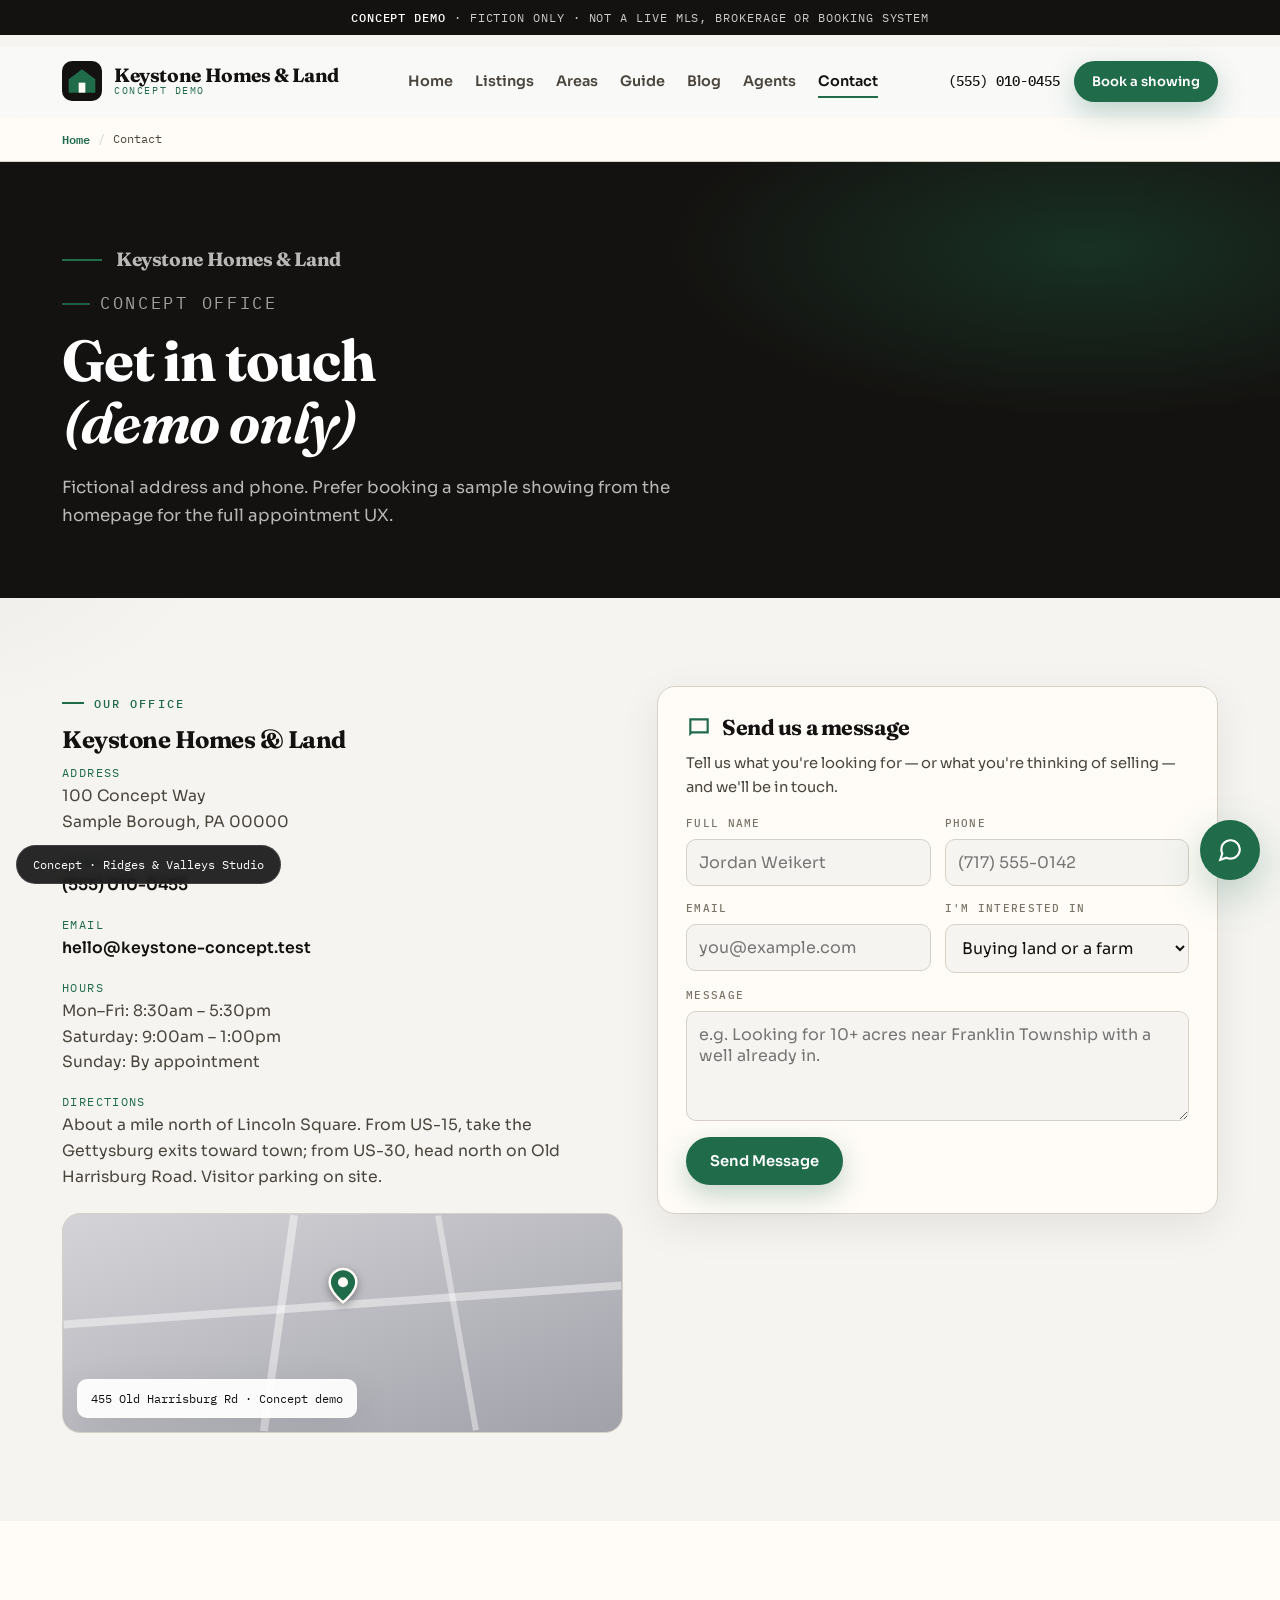
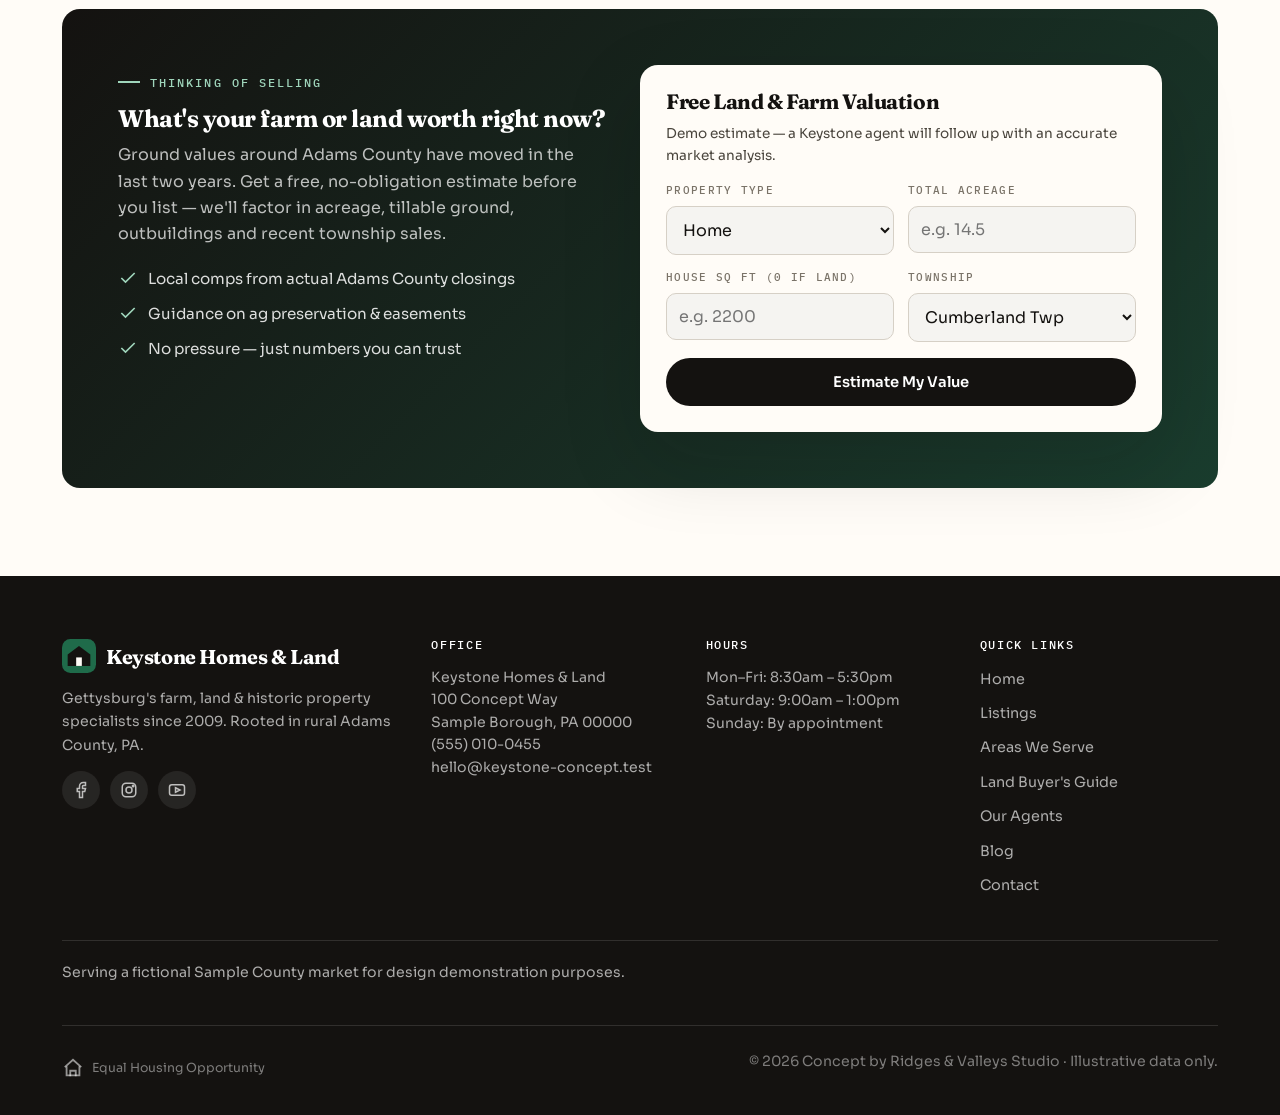
<file: contact.html>
<!DOCTYPE html>
<html lang="en">
<head>
<meta charset="UTF-8">
<meta name="viewport" content="width=device-width, initial-scale=1.0">
<meta name="theme-color" content="#1f6b4a">
<meta name="robots" content="index,follow,max-image-preview:large">
<title>Contact the Concept Office | Keystone</title>
<meta name="description" content="Reach the fictional Keystone concept office, request a demo valuation, or book a sample house showing.">

<link rel="canonical" href="https://matthummel-pa.github.io/realtor-keystone-homes-and-land-theme/contact.html">
<meta property="og:type" content="website">
<meta property="og:title" content="Contact Keystone Homes & Land | Gettysburg, PA Realtor">
<meta property="og:description" content="Reach the fictional Keystone concept office, request a demo valuation, or book a sample house showing.">
<meta property="og:site_name" content="Keystone Homes & Land">
<meta property="og:locale" content="en_US">
<meta property="og:url" content="https://matthummel-pa.github.io/realtor-keystone-homes-and-land-theme/contact.html">
<meta property="og:image" content="https://images.unsplash.com/photo-1570129477492-45c003edd2be?auto=format&fit=crop&w=1200&q=80">
<meta name="twitter:card" content="summary_large_image">
<meta name="twitter:title" content="Contact Keystone Homes & Land | Gettysburg, PA Realtor">
<meta name="twitter:description" content="Reach the fictional Keystone concept office, request a demo valuation, or book a sample house showing.">
<meta name="twitter:image" content="https://images.unsplash.com/photo-1570129477492-45c003edd2be?auto=format&fit=crop&w=1200&q=80">

<link rel="preconnect" href="https://fonts.googleapis.com">
<link rel="preconnect" href="https://fonts.gstatic.com" crossorigin>
<link href="https://fonts.googleapis.com/css2?family=Fraunces:opsz,wght@9..144,600;9..144,700&family=IBM+Plex+Mono:wght@500&family=Sora:wght@400;600;700&display=swap" rel="stylesheet">
<link rel="stylesheet" href="styles.css">

<script type="application/ld+json">
{
  "@context":"https://schema.org",
  "@type":"RealEstateAgent",
  "@id":"https://matthummel-pa.github.io/realtor-keystone-homes-and-land-theme/#agency",
  "name":"Keystone Homes & Land",
  "url":"https://matthummel-pa.github.io/realtor-keystone-homes-and-land-theme/contact.html",
  "image":"https://images.unsplash.com/photo-1570129477492-45c003edd2be?auto=format&fit=crop&w=1200&q=80",
  "telephone":"+1-555-010-0455",
  "email":"hello@keystone-concept.test",
  "priceRange":"$$",
  "address":{
    "@type":"PostalAddress",
    "streetAddress":"100 Concept Way",
    "addressLocality":"Sample Borough",
    "addressRegion":"PA",
    "postalCode":"00000",
    "addressCountry":"US"
  },
  "geo":{"@type":"GeoCoordinates","latitude":39.8322,"longitude":-77.2303},
  "openingHoursSpecification":[
    {"@type":"OpeningHoursSpecification","dayOfWeek":["Monday","Tuesday","Wednesday","Thursday","Friday"],"opens":"08:30","closes":"17:30"},
    {"@type":"OpeningHoursSpecification","dayOfWeek":"Saturday","opens":"09:00","closes":"13:00"}
  ],
  "areaServed":[
    {"@type":"City","name":"Gettysburg, PA"},
    {"@type":"AdministrativeArea","name":"Adams County, PA"},
    {"@type":"AdministrativeArea","name":"Franklin Township, PA"},
    {"@type":"AdministrativeArea","name":"Menallen Township, PA"},
    {"@type":"AdministrativeArea","name":"Butler Township, PA"},
    {"@type":"AdministrativeArea","name":"Tyrone Township, PA"},
    {"@type":"AdministrativeArea","name":"Hamiltonban Township, PA"},
    {"@type":"AdministrativeArea","name":"Liberty Township, PA"}
  ]
}
</script>
<script type="application/ld+json">
{
  "@context":"https://schema.org",
  "@type":"BreadcrumbList",
  "itemListElement":[
    {"@type":"ListItem","position":1,"name":"Home","item":"https://matthummel-pa.github.io/realtor-keystone-homes-and-land-theme/index.html"},
    {"@type":"ListItem","position":2,"name":"Contact","item":"https://matthummel-pa.github.io/realtor-keystone-homes-and-land-theme/contact.html"}
  ]
}
</script>
</head>
<body>
<p class="demo-banner"><strong>Concept demo</strong> · Fiction only · Not a live MLS, brokerage or booking system</p>
<a href="#main" class="skip-link">Skip to main content</a>

<!-- ============================= HEADER ============================= -->
<header class="site-header">
  <div class="header-inner">
    <a href="index.html" class="brand" aria-label="Keystone Homes & Land, home">
      <svg class="brand-mark" viewBox="0 0 48 48" fill="none" aria-hidden="true">
        <rect width="48" height="48" rx="12" fill="#141210"/>
        <path d="M24 10 L40 22 V38 H8 V22 Z" fill="#1f6b4a"/>
        <rect x="20" y="26" width="8" height="12" fill="#fffcf7"/>
      </svg>
      <span class="brand-text">
        <strong>Keystone Homes &amp; Land</strong>
        <span>Concept demo</span>
      </span>
    </a>

    <nav class="main-nav" aria-label="Primary">
      <ul>
        <li><a href="index.html">Home</a></li>
        <li><a href="listings.html">Listings</a></li>
        <li><a href="areas.html">Areas</a></li>
        <li><a href="guide.html">Guide</a></li>
        <li><a href="blog.html">Blog</a></li>
        <li><a href="agents.html">Agents</a></li>
        <li><a href="contact.html" class="is-active" aria-current="page">Contact</a></li>
      </ul>
    </nav>

    <div class="header-cta">
      <a class="header-phone" href="tel:+15550100455">(555) 010-0455</a>
      <a class="btn btn-primary btn-sm" href="index.html#book-showing">Book a showing</a>
    </div>

    <button type="button" class="hamburger" id="hamburgerBtn" aria-expanded="false" aria-controls="mobileNav" aria-label="Open menu">
      <span></span><span></span><span></span>
    </button>
  </div>

  <nav class="mobile-nav" id="mobileNav" aria-label="Mobile" hidden>
    <a href="index.html">Home</a>
    <a href="listings.html">Listings</a>
    <a href="areas.html">Areas</a>
    <a href="guide.html">Guide</a>
    <a href="blog.html">Blog</a>
    <a href="agents.html">Agents</a>
    <a href="contact.html" class="is-active" aria-current="page">Contact</a>
    <a href="index.html#book-showing">Book showing</a>
    <a class="header-phone" href="tel:+15550100455">Call (555) 010-0455</a>
    <a class="btn btn-primary" href="index.html#book-showing">Book a showing</a>
  </nav>
</header>

<!-- ============================= BREADCRUMB ============================= -->
<nav class="breadcrumb" aria-label="Breadcrumb">
  <ol>
    <li><a href="index.html">Home</a></li>
    <li><span aria-current="page">Contact</span></li>
  </ol>
</nav>

<!-- ============================= PAGE HERO ============================= -->
<section class="page-hero">
  <div class="page-hero-inner">
    <p class="hero-brand">Keystone Homes &amp; Land</p>
    <p class="hero-eyebrow">Concept office</p>
    <h1>Get in touch <em>(demo only)</em></h1>
    <p>Fictional address and phone. Prefer booking a sample showing from the homepage for the full appointment UX.</p>
  </div>
</section>

<main id="main">
  <!-- ============================= CONTACT INFO + FORM ============================= -->
  <section class="section">
    <div class="wrap">
      <div class="contact-grid">
        <div class="contact-info reveal">
          <p class="eyebrow">Our Office</p>
          <h2>Keystone Homes &amp; Land</h2>
          <dl>
            <div>
              <dt>Address</dt>
              <dd>100 Concept Way<br>Sample Borough, PA 00000</dd>
            </div>
            <div>
              <dt>Phone</dt>
              <dd><a href="tel:+15550100455">(555) 010-0455</a></dd>
            </div>
            <div>
              <dt>Email</dt>
              <dd><a href="mailto:hello@keystone-concept.test">hello@keystone-concept.test</a></dd>
            </div>
            <div>
              <dt>Hours</dt>
              <dd>Mon–Fri: 8:30am – 5:30pm<br>Saturday: 9:00am – 1:00pm<br>Sunday: By appointment</dd>
            </div>
            <div>
              <dt>Directions</dt>
              <dd>About a mile north of Lincoln Square. From US-15, take the Gettysburg exits toward town; from US-30, head north on Old Harrisburg Road. Visitor parking on site.</dd>
            </div>
          </dl>

          <div class="map-embed" role="img" aria-label="Illustrative map showing the Keystone Homes & Land office north of downtown Gettysburg, PA">
            <div class="map-roads"></div>
            <div class="map-road-3"></div>
            <span class="pin-static">
              <svg viewBox="0 0 24 24"><path fill="#1f6b4a" stroke="#fffcf7" stroke-width="1.5" d="M12 2C7.6 2 4 5.6 4 10c0 6 8 12 8 12s8-6 8-12c0-4.4-3.6-8-8-8z"/><circle cx="12" cy="10" r="3" fill="#fffcf7"/></svg>
            </span>
            <div class="map-legend"><span>455 Old Harrisburg Rd · Concept demo</span></div>
          </div>
        </div>

        <div class="reveal">
          <div class="tool-card">
            <h3><svg viewBox="0 0 24 24" fill="none" stroke="currentColor" stroke-width="2" aria-hidden="true"><path d="M4 4h16v12H5.17L4 17.17z"/></svg> Send us a message</h3>
            <p style="color:var(--ink-soft);font-size:.92rem;margin-top:6px;">Tell us what you're looking for — or what you're thinking of selling — and we'll be in touch.</p>
            <form id="contactForm">
              <div class="form-grid two">
                <div class="field">
                  <label for="cName">Full name</label>
                  <input type="text" id="cName" required placeholder="Jordan Weikert">
                </div>
                <div class="field">
                  <label for="cPhone">Phone</label>
                  <input type="tel" id="cPhone" required placeholder="(717) 555-0142">
                </div>
                <div class="field">
                  <label for="cEmail">Email</label>
                  <input type="email" id="cEmail" required placeholder="you@example.com">
                </div>
                <div class="field">
                  <label for="cTopic">I'm interested in</label>
                  <select id="cTopic">
                    <option>Buying land or a farm</option>
                    <option>Buying a home</option>
                    <option>Selling my property</option>
                    <option>A free valuation</option>
                    <option>Something else</option>
                  </select>
                </div>
              </div>
              <div class="field" style="margin-top:14px;">
                <label for="cMessage">Message</label>
                <textarea id="cMessage" rows="4" placeholder="e.g. Looking for 10+ acres near Franklin Township with a well already in."></textarea>
              </div>
              <button type="submit" class="btn btn-primary" style="margin-top:16px;">Send Message</button>
            </form>
            <div class="confirm-msg" id="contactConfirm">
              <svg viewBox="0 0 24 24" fill="none" stroke="currentColor" stroke-width="2"><path d="M20 6L9 17l-5-5"/></svg>
              <span>Thanks! This is a concept demo — on your live site, this message would be emailed straight to the Keystone team.</span>
            </div>
          </div>
        </div>
      </div>
    </div>
  </section>

  <!-- ============================= FREE VALUATION (SELL) ============================= -->
  <section class="section section-alt" id="valuation">
    <div class="wrap">
      <div class="sell-section reveal">
        <div class="sell-copy">
          <p class="eyebrow">Thinking Of Selling</p>
          <h2>What's your farm or land worth right now?</h2>
          <p>Ground values around Adams County have moved in the last two years. Get a free, no-obligation estimate before you list — we'll factor in acreage, tillable ground, outbuildings and recent township sales.</p>
          <ul>
            <li><svg viewBox="0 0 24 24" stroke-width="2" fill="none"><path d="M20 6L9 17l-5-5"/></svg>Local comps from actual Adams County closings</li>
            <li><svg viewBox="0 0 24 24" stroke-width="2" fill="none"><path d="M20 6L9 17l-5-5"/></svg>Guidance on ag preservation &amp; easements</li>
            <li><svg viewBox="0 0 24 24" stroke-width="2" fill="none"><path d="M20 6L9 17l-5-5"/></svg>No pressure — just numbers you can trust</li>
          </ul>
        </div>
        <div class="val-card">
          <h3>Free Land &amp; Farm Valuation</h3>
          <p style="font-size:.85rem;color:var(--ink-soft);">Demo estimate — a Keystone agent will follow up with an accurate market analysis.</p>
          <form id="valForm">
            <div class="val-grid">
              <div class="field">
                <label for="valType">Property type</label>
                <select id="valType">
                  <option value="home">Home</option>
                  <option value="farm">Farm</option>
                  <option value="land">Land / Acreage</option>
                  <option value="historic">Historic Home</option>
                </select>
              </div>
              <div class="field">
                <label for="valAcres">Total acreage</label>
                <input type="number" id="valAcres" min="0" step="0.1" placeholder="e.g. 14.5" required>
              </div>
              <div class="field">
                <label for="valSqft">House sq ft (0 if land)</label>
                <input type="number" id="valSqft" min="0" step="10" placeholder="e.g. 2200">
              </div>
              <div class="field">
                <label for="valTownship">Township</label>
                <select id="valTownship">
                  <option value="Cumberland">Cumberland Twp</option>
                  <option value="Straban">Straban Twp</option>
                  <option value="Franklin">Franklin Twp</option>
                  <option value="Menallen">Menallen Twp</option>
                  <option value="Butler">Butler Twp</option>
                  <option value="Tyrone">Tyrone Twp</option>
                  <option value="Hamiltonban">Hamiltonban Twp</option>
                  <option value="Liberty">Liberty Twp</option>
                </select>
              </div>
            </div>
            <button type="submit" class="btn btn-gold" style="margin-top:16px;width:100%;">Estimate My Value</button>
          </form>
          <div class="val-result" id="valResult">
            <span style="font-size:.78rem;color:var(--ink-soft);">Estimated market range</span>
            <strong id="valResultAmount">$0 – $0</strong>
            <p style="margin:8px 0 0;font-size:.82rem;color:var(--ink-soft);">Based on recent township comps. A licensed Keystone agent will refine this with a full walkthrough.</p>
          </div>
        </div>
      </div>
    </div>
  </section>
</main>

<!-- ============================= FOOTER (SHARED) ============================= -->
<footer class="site-footer">
  <div class="wrap">
    <div class="footer-grid">
      <div>
        <div class="footer-brand">
          <svg width="34" height="34" viewBox="0 0 48 48" fill="none" aria-hidden="true">
            <rect width="48" height="48" rx="12" fill="#1f6b4a"/>
            <path d="M24 10 L40 22 V38 H8 V22 Z" fill="#141210"/>
            <rect x="20" y="26" width="8" height="12" fill="#fffcf7"/>
          </svg>
          <strong>Keystone Homes &amp; Land</strong>
        </div>
        <p>Gettysburg's farm, land &amp; historic property specialists since 2009. Rooted in rural Adams County, PA.</p>
        <div class="social-row">
          <a href="#" aria-label="Keystone Homes & Land on Facebook"><svg viewBox="0 0 24 24" fill="none" stroke="currentColor" stroke-width="2"><path d="M18 2h-3a5 5 0 00-5 5v3H7v4h3v8h4v-8h3l1-4h-4V7a1 1 0 011-1h3z"/></svg></a>
          <a href="#" aria-label="Keystone Homes & Land on Instagram"><svg viewBox="0 0 24 24" fill="none" stroke="currentColor" stroke-width="2"><rect x="3" y="3" width="18" height="18" rx="5"/><circle cx="12" cy="12" r="4"/><circle cx="17.5" cy="6.5" r="1"/></svg></a>
          <a href="#" aria-label="Keystone Homes & Land on YouTube"><svg viewBox="0 0 24 24" fill="none" stroke="currentColor" stroke-width="2"><rect x="2" y="5" width="20" height="14" rx="3"/><path d="M10 9l6 3-6 3z"/></svg></a>
        </div>
      </div>
      <div>
        <h2 class="footer-heading">Office</h2>
        <address>
          Keystone Homes &amp; Land<br>
          100 Concept Way<br>
          Sample Borough, PA 00000<br>
          <a href="tel:+15550100455">(555) 010-0455</a><br>
          <a href="mailto:hello@keystone-concept.test">hello@keystone-concept.test</a>
        </address>
      </div>
      <div>
        <h2 class="footer-heading">Hours</h2>
        <p>Mon–Fri: 8:30am – 5:30pm<br>Saturday: 9:00am – 1:00pm<br>Sunday: By appointment</p>
      </div>
      <div>
        <h2 class="footer-heading">Quick links</h2>
        <ul class="footer-links">
          <li><a href="index.html">Home</a></li>
          <li><a href="listings.html">Listings</a></li>
          <li><a href="areas.html">Areas We Serve</a></li>
          <li><a href="guide.html">Land Buyer's Guide</a></li>
          <li><a href="agents.html">Our Agents</a></li>
          <li><a href="blog.html">Blog</a></li>
          <li><a href="contact.html">Contact</a></li>
        </ul>
      </div>
    </div>
    <p class="footer-service-area">Serving a fictional Sample County market for design demonstration purposes.</p>
    <div class="footer-bottom">
      <div class="equal-housing">
        <svg viewBox="0 0 24 24" fill="none" stroke="currentColor" stroke-width="2" aria-hidden="true"><path d="M3 11l9-8 9 8"/><path d="M5 10v10h14V10"/><path d="M9 21v-6h6v6"/></svg>
        <span>Equal Housing Opportunity</span>
      </div>
      <p>&copy; <span data-year>2026</span> Concept by Ridges &amp; Valleys Studio · Illustrative data only.</p>
    </div>
  </div>
</footer>

<!-- ============================= CHAT WIDGET (SHARED) ============================= -->
<button type="button" class="chat-fab" id="chatFab" aria-label="Open chat assistant" aria-expanded="false" aria-controls="chatWidget">
  <svg viewBox="0 0 24 24" stroke-width="2"><path d="M21 11.5a8.38 8.38 0 01-.9 3.8 8.5 8.5 0 01-7.6 4.7 8.38 8.38 0 01-3.8-.9L3 21l1.9-5.7a8.38 8.38 0 01-.9-3.8 8.5 8.5 0 014.7-7.6 8.38 8.38 0 013.8-.9h.5a8.48 8.48 0 018 8v.5z"/></svg>
</button>
<div class="chat-widget" id="chatWidget" role="dialog" aria-modal="true" aria-labelledby="chatTitle" aria-hidden="true" hidden>
  <div class="chat-head">
    <div><strong id="chatTitle">Keystone Assistant</strong><br><span>Usually replies in minutes</span></div>
    <button type="button" class="chat-close" id="chatCloseBtn" aria-label="Close chat">
      <svg width="16" height="16" viewBox="0 0 24 24" fill="none" stroke="currentColor" stroke-width="2"><line x1="18" y1="6" x2="6" y2="18"/><line x1="6" y1="6" x2="18" y2="18"/></svg>
    </button>
  </div>
  <div class="chat-body" id="chatBody" aria-live="polite" aria-relevant="additions">
    <div class="chat-msg bot">Hi! I'm the Keystone concept assistant. Ask me about listings, financing, or booking a tour.</div>
  </div>
  <div class="chat-quick" id="chatQuick">
    <button type="button" data-q="land">Land prices?</button>
    <button type="button" data-q="historic">Historic homes?</button>
    <button type="button" data-q="tour">Book a tour</button>
    <button type="button" data-q="financing">Financing help?</button>
  </div>
</div>

<a href="https://ridgesandvalleys.com" class="concept-badge" rel="noopener">Concept · Ridges &amp; Valleys Studio</a>

<script src="main.js" defer></script>
<script>
/* Contact page tools: free valuation demo + contact form (concept demos) */
(function(){
  "use strict";
  var currency = function(n){ return "$" + Math.round(n).toLocaleString("en-US"); };

  var valForm = document.getElementById("valForm");
  if(valForm){
    valForm.addEventListener("submit", function(e){
      e.preventDefault();
      var type = document.getElementById("valType").value;
      var acres = Number(document.getElementById("valAcres").value) || 0;
      var sqft = Number(document.getElementById("valSqft").value) || 0;
      var township = document.getElementById("valTownship").value;

      var perAcre = { home:9000, farm:8500, land:7000, historic:8000 }[type] || 7500;
      var perSqft = type === "land" ? 0 : 155;
      var townshipMult = {
        Cumberland:1.08, Straban:1.0, Franklin:1.05,
        Menallen:1.02, Butler:0.98, Tyrone:0.96, Hamiltonban:1.0, Liberty:0.97
      }[township] || 1;

      var base = (acres * perAcre + sqft * perSqft) * townshipMult;
      var low = base * 0.9;
      var high = base * 1.15;

      document.getElementById("valResultAmount").textContent = currency(low) + " – " + currency(high);
      document.getElementById("valResult").classList.add("show");
    });
  }

  var contactForm = document.getElementById("contactForm");
  if(contactForm){
    contactForm.addEventListener("submit", function(e){
      e.preventDefault();
      document.getElementById("contactConfirm").classList.add("show");
      this.reset();
    });
  }
})();
</script>
</body>
</html>
</file>
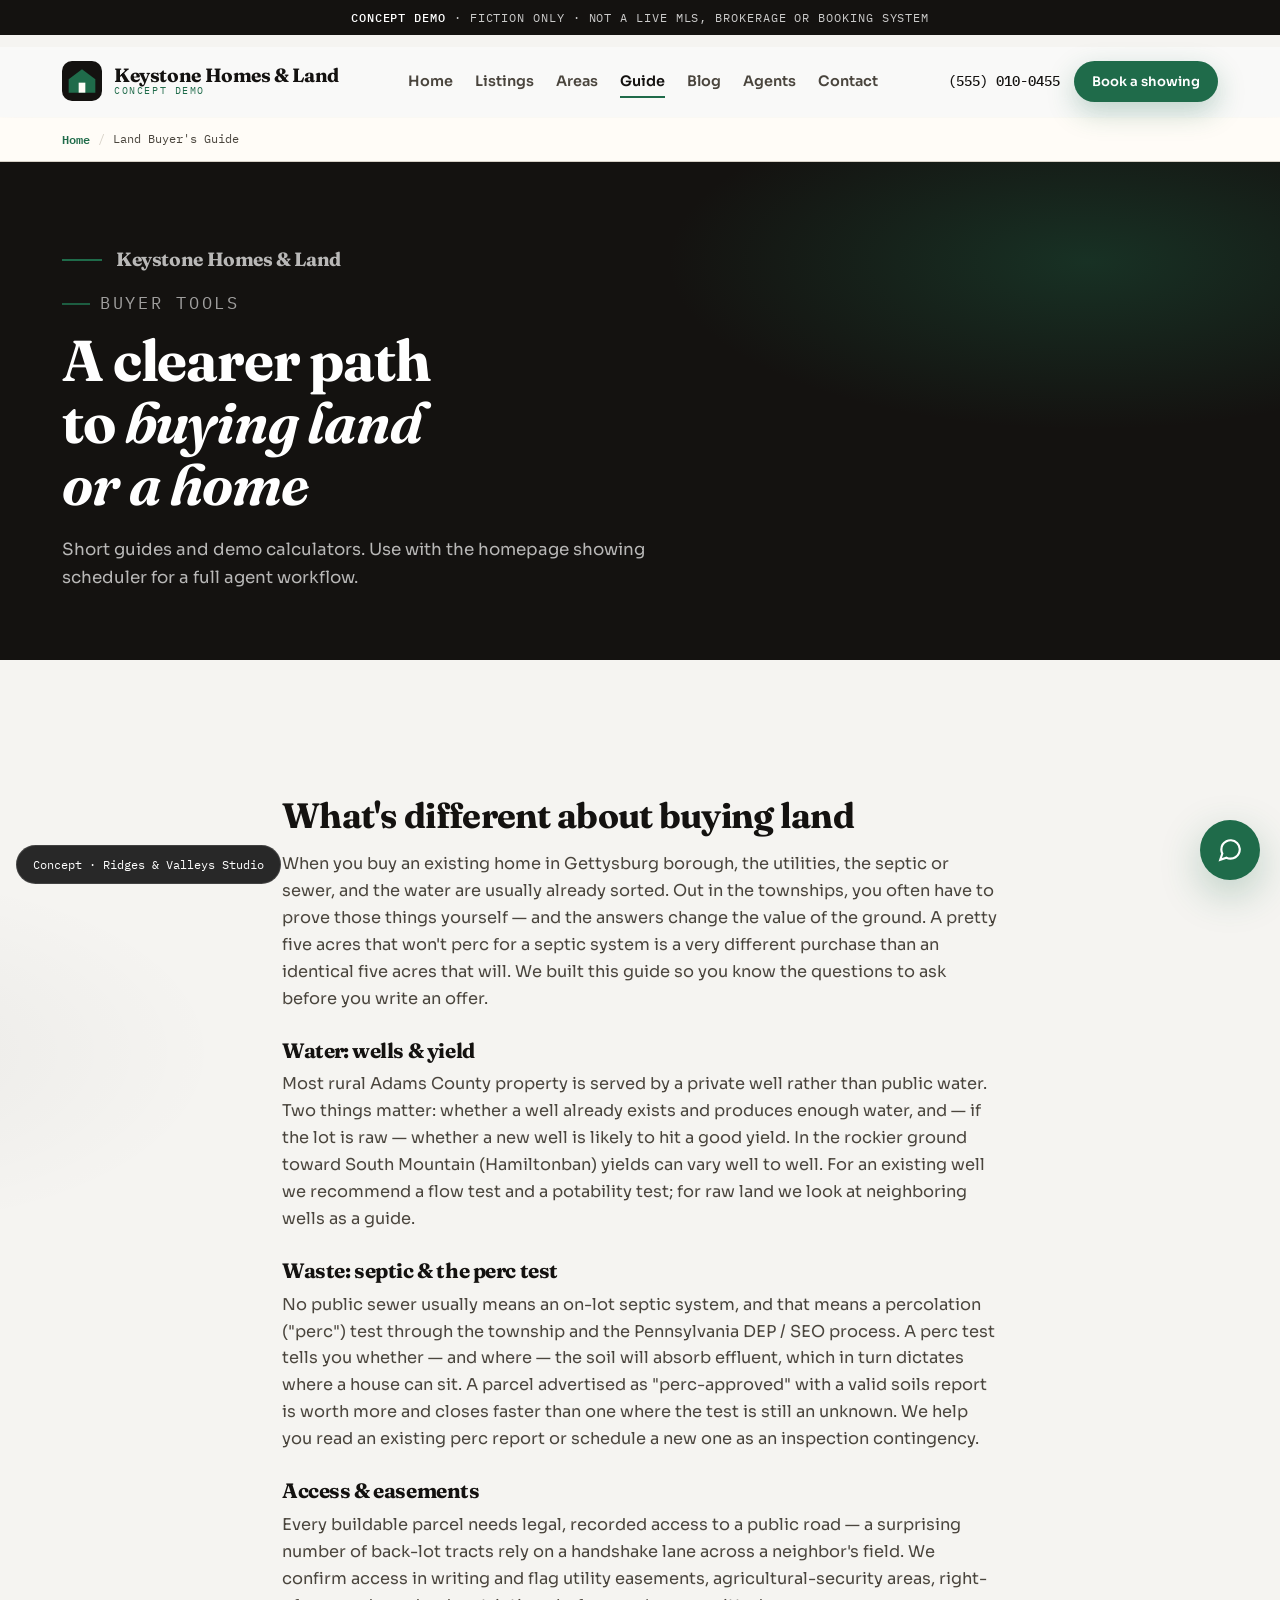
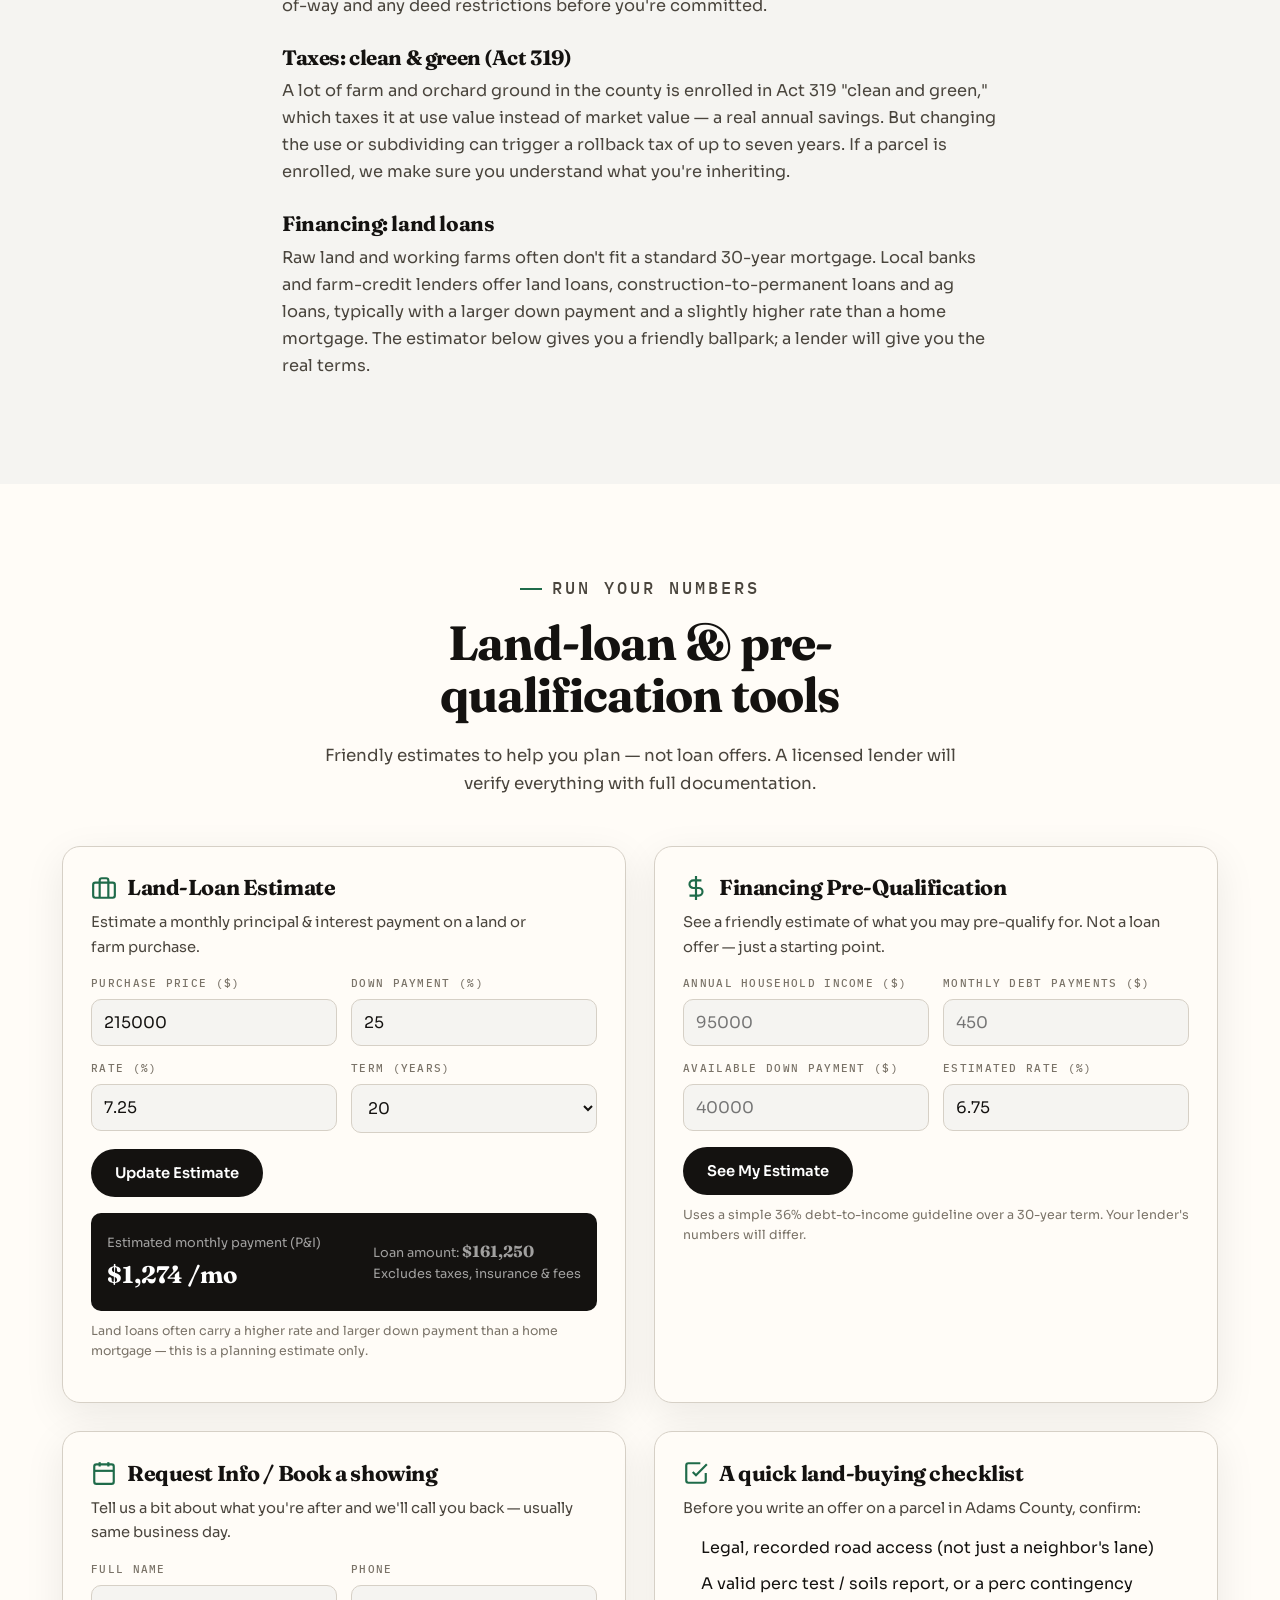
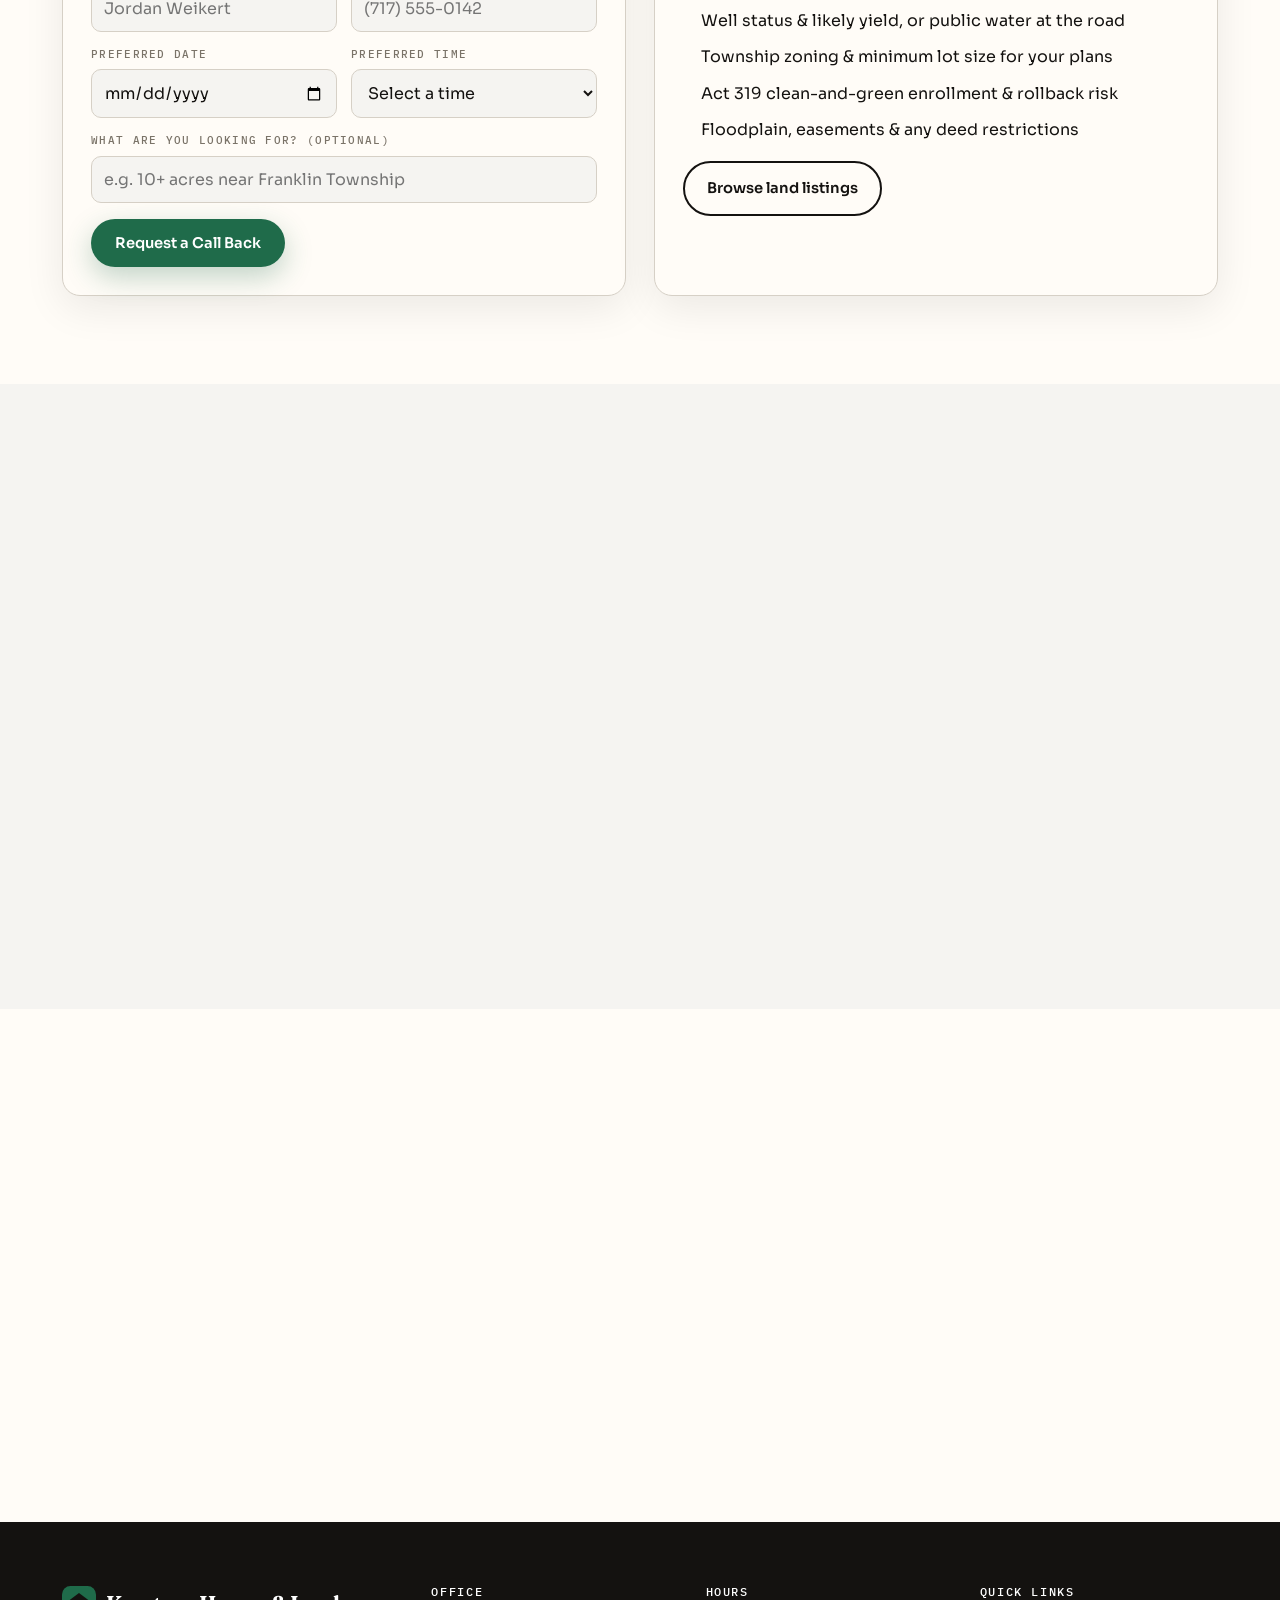
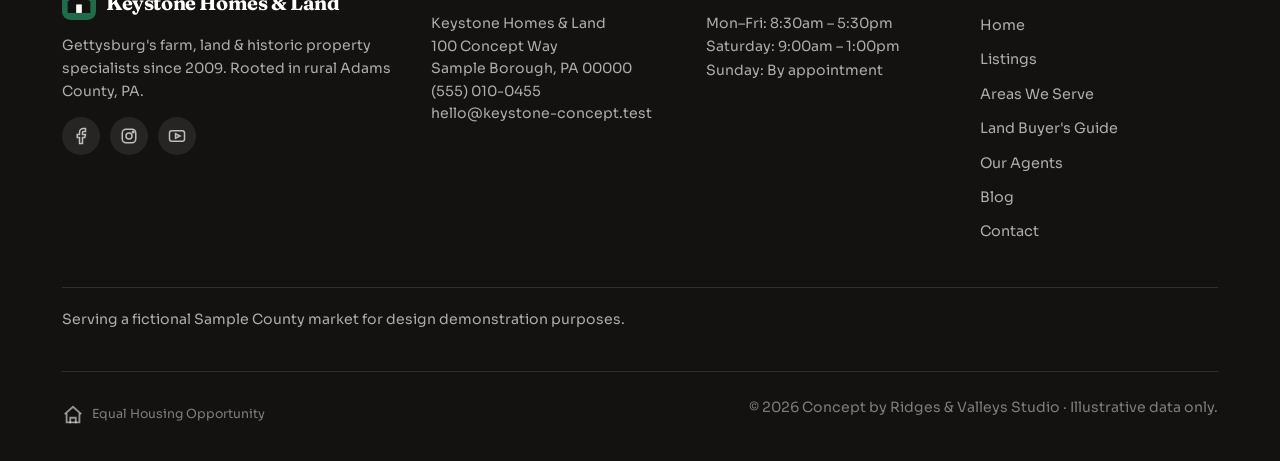
<file: guide.html>
<!DOCTYPE html>
<html lang="en">
<head>
<meta charset="UTF-8">
<meta name="viewport" content="width=device-width, initial-scale=1.0">
<meta name="theme-color" content="#1f6b4a">
<meta name="robots" content="index,follow,max-image-preview:large">
<title>Land &amp; Home Buyer Guide | Keystone Concept</title>
<meta name="description" content="A plain-language demo guide to buying homes and land — wells, septic, loans — plus sample tools and FAQs.">

<link rel="canonical" href="https://matthummel-pa.github.io/realtor-keystone-homes-and-land-theme/guide.html">
<meta property="og:type" content="website">
<meta property="og:title" content="Land Buyer's Guide | Buying Acreage Near Gettysburg, PA">
<meta property="og:description" content="A plain-language demo guide to buying homes and land — wells, septic, loans — plus sample tools and FAQs.">
<meta property="og:site_name" content="Keystone Homes & Land">
<meta property="og:locale" content="en_US">
<meta property="og:url" content="https://matthummel-pa.github.io/realtor-keystone-homes-and-land-theme/guide.html">
<meta property="og:image" content="https://images.unsplash.com/photo-1570129477492-45c003edd2be?auto=format&fit=crop&w=1200&q=80">
<meta name="twitter:card" content="summary_large_image">
<meta name="twitter:title" content="Land Buyer's Guide | Buying Acreage Near Gettysburg, PA">
<meta name="twitter:description" content="A plain-language demo guide to buying homes and land — wells, septic, loans — plus sample tools and FAQs.">
<meta name="twitter:image" content="https://images.unsplash.com/photo-1570129477492-45c003edd2be?auto=format&fit=crop&w=1200&q=80">

<link rel="preconnect" href="https://fonts.googleapis.com">
<link rel="preconnect" href="https://fonts.gstatic.com" crossorigin>
<link href="https://fonts.googleapis.com/css2?family=Fraunces:opsz,wght@9..144,600;9..144,700&family=IBM+Plex+Mono:wght@500&family=Sora:wght@400;600;700&display=swap" rel="stylesheet">
<link rel="stylesheet" href="styles.css">

<script type="application/ld+json">
{
  "@context":"https://schema.org",
  "@type":"RealEstateAgent",
  "@id":"https://matthummel-pa.github.io/realtor-keystone-homes-and-land-theme/#agency",
  "name":"Keystone Homes & Land",
  "url":"https://matthummel-pa.github.io/realtor-keystone-homes-and-land-theme/guide.html",
  "image":"https://images.unsplash.com/photo-1570129477492-45c003edd2be?auto=format&fit=crop&w=1200&q=80",
  "telephone":"+1-555-010-0455",
  "email":"hello@keystone-concept.test",
  "priceRange":"$$",
  "address":{
    "@type":"PostalAddress",
    "streetAddress":"100 Concept Way",
    "addressLocality":"Sample Borough",
    "addressRegion":"PA",
    "postalCode":"00000",
    "addressCountry":"US"
  },
  "geo":{"@type":"GeoCoordinates","latitude":39.8317,"longitude":-77.2319},
  "openingHoursSpecification":[
    {"@type":"OpeningHoursSpecification","dayOfWeek":["Monday","Tuesday","Wednesday","Thursday","Friday"],"opens":"08:30","closes":"17:30"},
    {"@type":"OpeningHoursSpecification","dayOfWeek":"Saturday","opens":"09:00","closes":"13:00"}
  ],
  "areaServed":[
    {"@type":"City","name":"Gettysburg, PA"},
    {"@type":"AdministrativeArea","name":"Adams County, PA"},
    {"@type":"AdministrativeArea","name":"Franklin Township, PA"},
    {"@type":"AdministrativeArea","name":"Menallen Township, PA"},
    {"@type":"AdministrativeArea","name":"Butler Township, PA"},
    {"@type":"AdministrativeArea","name":"Tyrone Township, PA"},
    {"@type":"AdministrativeArea","name":"Hamiltonban Township, PA"},
    {"@type":"AdministrativeArea","name":"Liberty Township, PA"}
  ]
}
</script>
<script type="application/ld+json">
{
  "@context":"https://schema.org",
  "@type":"BreadcrumbList",
  "itemListElement":[
    {"@type":"ListItem","position":1,"name":"Home","item":"https://matthummel-pa.github.io/realtor-keystone-homes-and-land-theme/index.html"},
    {"@type":"ListItem","position":2,"name":"Land Buyer's Guide","item":"https://matthummel-pa.github.io/realtor-keystone-homes-and-land-theme/guide.html"}
  ]
}
</script>

<script type="application/ld+json">
{
  "@context":"https://schema.org",
  "@type":"FAQPage",
  "mainEntity":[
    {"@type":"Question","name":"How much land do I need for a house and a well and septic?","acceptedAnswer":{"@type":"Answer","text":"It depends on the township's minimum lot size and the results of the perc test, but for a conventional on-lot septic system in rural Adams County, buyers commonly look at one to two acres or more."}},
    {"@type":"Question","name":"What's a perc test and who pays for it?","acceptedAnswer":{"@type":"Answer","text":"A percolation test checks whether the soil will absorb septic effluent and where a system can go. On raw land it's usually done as a buyer contingency, and the buyer typically pays."}},
    {"@type":"Question","name":"Can I get a normal mortgage on raw land?","acceptedAnswer":{"@type":"Answer","text":"Often not a standard 30-year mortgage. Land and farm purchases usually run through a land loan, construction loan or farm-credit lender, with a larger down payment."}},
    {"@type":"Question","name":"What is Act 319 clean and green?","acceptedAnswer":{"@type":"Answer","text":"It's a Pennsylvania program that taxes qualifying farm and forest land at its use value instead of market value. Subdividing or changing the use can trigger a rollback tax."}}
  ]
}
</script>
</head>
<body>
<p class="demo-banner"><strong>Concept demo</strong> · Fiction only · Not a live MLS, brokerage or booking system</p>
<a href="#main" class="skip-link">Skip to main content</a>

<!-- ============================= HEADER ============================= -->
<header class="site-header">
  <div class="header-inner">
    <a href="index.html" class="brand" aria-label="Keystone Homes & Land, home">
      <svg class="brand-mark" viewBox="0 0 48 48" fill="none" aria-hidden="true">
        <rect width="48" height="48" rx="12" fill="#141210"/>
        <path d="M24 10 L40 22 V38 H8 V22 Z" fill="#1f6b4a"/>
        <rect x="20" y="26" width="8" height="12" fill="#fffcf7"/>
      </svg>
      <span class="brand-text">
        <strong>Keystone Homes &amp; Land</strong>
        <span>Concept demo</span>
      </span>
    </a>

    <nav class="main-nav" aria-label="Primary">
      <ul>
        <li><a href="index.html">Home</a></li>
        <li><a href="listings.html">Listings</a></li>
        <li><a href="areas.html">Areas</a></li>
        <li><a href="guide.html" class="is-active" aria-current="page">Guide</a></li>
        <li><a href="blog.html">Blog</a></li>
        <li><a href="agents.html">Agents</a></li>
        <li><a href="contact.html">Contact</a></li>
      </ul>
    </nav>

    <div class="header-cta">
      <a class="header-phone" href="tel:+15550100455">(555) 010-0455</a>
      <a class="btn btn-primary btn-sm" href="index.html#book-showing">Book a showing</a>
    </div>

    <button type="button" class="hamburger" id="hamburgerBtn" aria-expanded="false" aria-controls="mobileNav" aria-label="Open menu">
      <span></span><span></span><span></span>
    </button>
  </div>

  <nav class="mobile-nav" id="mobileNav" aria-label="Mobile" hidden>
    <a href="index.html">Home</a>
    <a href="listings.html">Listings</a>
    <a href="areas.html">Areas</a>
    <a href="guide.html" class="is-active" aria-current="page">Guide</a>
    <a href="blog.html">Blog</a>
    <a href="agents.html">Agents</a>
    <a href="contact.html">Contact</a>
    <a href="index.html#book-showing">Book showing</a>
    <a class="header-phone" href="tel:+15550100455">Call (555) 010-0455</a>
    <a class="btn btn-primary" href="index.html#book-showing">Book a showing</a>
  </nav>
</header>

<!-- ============================= BREADCRUMB ============================= -->
<nav class="breadcrumb" aria-label="Breadcrumb">
  <ol>
    <li><a href="index.html">Home</a></li>
    <li><span aria-current="page">Land Buyer's Guide</span></li>
  </ol>
</nav>

<!-- ============================= PAGE HERO ============================= -->
<section class="page-hero">
  <div class="page-hero-inner">
    <p class="hero-brand">Keystone Homes &amp; Land</p>
    <p class="hero-eyebrow">Buyer tools</p>
    <h1>A clearer path to <em>buying land or a home</em></h1>
    <p>Short guides and demo calculators. Use with the homepage showing scheduler for a full agent workflow.</p>
  </div>
</section>

<main id="main">
  <!-- ============================= GUIDE PROSE ============================= -->
  <section class="section">
    <div class="wrap prose reveal">
      <h2>What's different about buying land</h2>
      <p>When you buy an existing home in Gettysburg borough, the utilities, the septic or sewer, and the water are usually already sorted. Out in the townships, you often have to prove those things yourself — and the answers change the value of the ground. A pretty five acres that won't perc for a septic system is a very different purchase than an identical five acres that will. We built this guide so you know the questions to ask before you write an offer.</p>

      <h3>Water: wells &amp; yield</h3>
      <p>Most rural Adams County property is served by a private well rather than public water. Two things matter: whether a well already exists and produces enough water, and — if the lot is raw — whether a new well is likely to hit a good yield. In the rockier ground toward South Mountain (Hamiltonban) yields can vary well to well. For an existing well we recommend a flow test and a potability test; for raw land we look at neighboring wells as a guide.</p>

      <h3>Waste: septic &amp; the perc test</h3>
      <p>No public sewer usually means an on-lot septic system, and that means a percolation ("perc") test through the township and the Pennsylvania DEP / SEO process. A perc test tells you whether — and where — the soil will absorb effluent, which in turn dictates where a house can sit. A parcel advertised as "perc-approved" with a valid soils report is worth more and closes faster than one where the test is still an unknown. We help you read an existing perc report or schedule a new one as an inspection contingency.</p>

      <h3>Access &amp; easements</h3>
      <p>Every buildable parcel needs legal, recorded access to a public road — a surprising number of back-lot tracts rely on a handshake lane across a neighbor's field. We confirm access in writing and flag utility easements, agricultural-security areas, right-of-way and any deed restrictions before you're committed.</p>

      <h3>Taxes: clean &amp; green (Act 319)</h3>
      <p>A lot of farm and orchard ground in the county is enrolled in Act 319 "clean and green," which taxes it at use value instead of market value — a real annual savings. But changing the use or subdividing can trigger a rollback tax of up to seven years. If a parcel is enrolled, we make sure you understand what you're inheriting.</p>

      <h3>Financing: land loans</h3>
      <p>Raw land and working farms often don't fit a standard 30-year mortgage. Local banks and farm-credit lenders offer land loans, construction-to-permanent loans and ag loans, typically with a larger down payment and a slightly higher rate than a home mortgage. The estimator below gives you a friendly ballpark; a lender will give you the real terms.</p>
    </div>
  </section>

  <!-- ============================= TOOLS ============================= -->
  <section class="section section-alt" id="tools">
    <div class="wrap">
      <div class="section-head reveal">
        <p class="eyebrow">Run Your Numbers</p>
        <h2>Land-loan &amp; pre-qualification tools</h2>
        <p>Friendly estimates to help you plan — not loan offers. A licensed lender will verify everything with full documentation.</p>
      </div>

      <div class="support-grid">
        <!-- LAND LOAN ESTIMATE -->
        <div class="tool-card reveal" id="land-loan">
          <h3><svg viewBox="0 0 24 24" fill="none" stroke="currentColor" stroke-width="2" aria-hidden="true"><rect x="2" y="7" width="20" height="14" rx="2"/><path d="M16 21V5a2 2 0 00-2-2h-4a2 2 0 00-2 2v16"/></svg> Land-Loan Estimate</h3>
          <p style="color:var(--ink-soft);font-size:.92rem;margin-top:6px;">Estimate a monthly principal &amp; interest payment on a land or farm purchase.</p>
          <form id="landLoanForm">
            <div class="form-grid two">
              <div class="field">
                <label for="llPrice">Purchase price ($)</label>
                <input type="number" id="llPrice" min="0" step="1000" value="215000">
              </div>
              <div class="field">
                <label for="llDown">Down payment (%)</label>
                <input type="number" id="llDown" min="0" max="100" value="25">
              </div>
              <div class="field">
                <label for="llRate">Rate (%)</label>
                <input type="number" id="llRate" min="0" step="0.05" value="7.25">
              </div>
              <div class="field">
                <label for="llTerm">Term (years)</label>
                <select id="llTerm">
                  <option value="15">15</option>
                  <option value="20" selected>20</option>
                  <option value="30">30</option>
                </select>
              </div>
            </div>
            <button type="submit" class="btn btn-gold" style="margin-top:16px;">Update Estimate</button>
          </form>
          <div class="calc-result" style="margin-top:16px;">
            <div>
              <span>Estimated monthly payment (P&amp;I)</span><br>
              <strong id="llMonthly">$0</strong>
            </div>
            <span>Loan amount: <strong id="llLoanAmt" style="color:var(--wheat-light);font-size:1rem;">$0</strong><br>Excludes taxes, insurance &amp; fees</span>
          </div>
          <p class="form-note">Land loans often carry a higher rate and larger down payment than a home mortgage — this is a planning estimate only.</p>
        </div>

        <!-- PRE-QUALIFICATION -->
        <div class="tool-card reveal" id="prequal">
          <h3><svg viewBox="0 0 24 24" fill="none" stroke="currentColor" stroke-width="2" aria-hidden="true"><path d="M12 1v22M17 5H9.5a3.5 3.5 0 000 7h5a3.5 3.5 0 010 7H6"/></svg> Financing Pre-Qualification</h3>
          <p style="color:var(--ink-soft);font-size:.92rem;margin-top:6px;">See a friendly estimate of what you may pre-qualify for. Not a loan offer — just a starting point.</p>
          <form id="preQualForm">
            <div class="form-grid two">
              <div class="field">
                <label for="pqIncome">Annual household income ($)</label>
                <input type="number" id="pqIncome" min="0" step="1000" required placeholder="95000">
              </div>
              <div class="field">
                <label for="pqDebts">Monthly debt payments ($)</label>
                <input type="number" id="pqDebts" min="0" step="50" required placeholder="450">
              </div>
              <div class="field">
                <label for="pqDown">Available down payment ($)</label>
                <input type="number" id="pqDown" min="0" step="1000" required placeholder="40000">
              </div>
              <div class="field">
                <label for="pqRate">Estimated rate (%)</label>
                <input type="number" id="pqRate" min="0" step="0.05" value="6.75" required>
              </div>
            </div>
            <button type="submit" class="btn btn-gold" style="margin-top:16px;">See My Estimate</button>
          </form>
          <div class="calc-result" id="pqResult" style="display:none;margin-top:16px;">
            <div>
              <span>You may pre-qualify up to</span>
              <strong id="pqAmount">$0</strong>
            </div>
            <span style="max-width:160px;text-align:right;">Estimate only — a lender will verify with full documentation.</span>
          </div>
          <p class="form-note">Uses a simple 36% debt-to-income guideline over a 30-year term. Your lender's numbers will differ.</p>
        </div>
      </div>

      <!-- SCHEDULER -->
      <div class="support-grid" style="margin-top:28px;">
        <div class="tool-card reveal" id="schedule">
          <h3><svg viewBox="0 0 24 24" fill="none" stroke="currentColor" stroke-width="2" aria-hidden="true"><rect x="3" y="4" width="18" height="18" rx="2"/><line x1="16" y1="2" x2="16" y2="6"/><line x1="8" y1="2" x2="8" y2="6"/><line x1="3" y1="10" x2="21" y2="10"/></svg> Request Info / Book a showing</h3>
          <p style="color:var(--ink-soft);font-size:.92rem;margin-top:6px;">Tell us a bit about what you're after and we'll call you back — usually same business day.</p>
          <form id="scheduleForm">
            <div class="form-grid two">
              <div class="field">
                <label for="schName">Full name</label>
                <input type="text" id="schName" required placeholder="Jordan Weikert">
              </div>
              <div class="field">
                <label for="schPhone">Phone</label>
                <input type="tel" id="schPhone" required placeholder="(717) 555-0142">
              </div>
              <div class="field">
                <label for="schDate">Preferred date</label>
                <input type="date" id="schDate" required>
              </div>
              <div class="field">
                <label for="schTime">Preferred time</label>
                <select id="schTime" required>
                  <option value="">Select a time</option>
                  <option>9:00 AM</option>
                  <option>11:00 AM</option>
                  <option>1:00 PM</option>
                  <option>3:00 PM</option>
                  <option>5:00 PM</option>
                </select>
              </div>
            </div>
            <div class="field" style="margin-top:14px;">
              <label for="schNote">What are you looking for? (optional)</label>
              <input type="text" id="schNote" placeholder="e.g. 10+ acres near Franklin Township">
            </div>
            <button type="submit" class="btn btn-primary" style="margin-top:16px;">Request a Call Back</button>
          </form>
          <div class="confirm-msg" id="scheduleConfirm">
            <svg viewBox="0 0 24 24" fill="none" stroke="currentColor" stroke-width="2"><path d="M20 6L9 17l-5-5"/></svg>
            <span>Thanks! This is a concept demo — on your live site, a Keystone agent would be notified instantly and confirm by text.</span>
          </div>
        </div>

        <div class="tool-card reveal">
          <h3><svg viewBox="0 0 24 24" fill="none" stroke="currentColor" stroke-width="2" aria-hidden="true"><path d="M9 11l3 3L22 4"/><path d="M21 12v7a2 2 0 01-2 2H5a2 2 0 01-2-2V5a2 2 0 012-2h11"/></svg> A quick land-buying checklist</h3>
          <p style="color:var(--ink-soft);font-size:.92rem;margin-top:6px;">Before you write an offer on a parcel in Adams County, confirm:</p>
          <ul class="bullets" style="margin-top:14px;display:grid;gap:10px;list-style:none;padding:0;">
            <li style="display:flex;gap:10px;"><span style="flex:none;width:8px;height:8px;margin-top:8px;border-radius:2px;background:var(--wheat);"></span>Legal, recorded road access (not just a neighbor's lane)</li>
            <li style="display:flex;gap:10px;"><span style="flex:none;width:8px;height:8px;margin-top:8px;border-radius:2px;background:var(--wheat);"></span>A valid perc test / soils report, or a perc contingency</li>
            <li style="display:flex;gap:10px;"><span style="flex:none;width:8px;height:8px;margin-top:8px;border-radius:2px;background:var(--wheat);"></span>Well status &amp; likely yield, or public water at the road</li>
            <li style="display:flex;gap:10px;"><span style="flex:none;width:8px;height:8px;margin-top:8px;border-radius:2px;background:var(--wheat);"></span>Township zoning &amp; minimum lot size for your plans</li>
            <li style="display:flex;gap:10px;"><span style="flex:none;width:8px;height:8px;margin-top:8px;border-radius:2px;background:var(--wheat);"></span>Act 319 clean-and-green enrollment &amp; rollback risk</li>
            <li style="display:flex;gap:10px;"><span style="flex:none;width:8px;height:8px;margin-top:8px;border-radius:2px;background:var(--wheat);"></span>Floodplain, easements &amp; any deed restrictions</li>
          </ul>
          <p style="margin-top:18px;"><a class="btn btn-outline" href="listings.html">Browse land listings</a></p>
        </div>
      </div>
    </div>
  </section>

  <!-- ============================= FAQ ============================= -->
  <section class="section">
    <div class="wrap">
      <div class="section-head reveal">
        <p class="eyebrow">Common Questions</p>
        <h2>Land-buying FAQs</h2>
      </div>
      <div class="faq-list reveal">
        <details class="faq-item">
          <summary>How much land do I need for a house and a well and septic?</summary>
          <p>It depends on the township's minimum lot size and the results of the perc test, but for a conventional on-lot septic system in rural Adams County, buyers commonly look at one to two acres or more. Our agents can tell you what a specific township requires.</p>
        </details>
        <details class="faq-item">
          <summary>What's a perc test and who pays for it?</summary>
          <p>A percolation test checks whether the soil will absorb septic effluent and where a system can go. On raw land it's usually done as a buyer contingency, and the buyer typically pays — though on some listings the seller has already had it done. Either way, don't skip it.</p>
        </details>
        <details class="faq-item">
          <summary>Can I get a normal mortgage on raw land?</summary>
          <p>Often not a standard 30-year mortgage. Land and farm purchases usually run through a land loan, construction loan or farm-credit lender, with a larger down payment. We'll connect you with local lenders who do this every day.</p>
        </details>
        <details class="faq-item">
          <summary>What is Act 319 clean and green?</summary>
          <p>It's a Pennsylvania program that taxes qualifying farm and forest land at its use value instead of market value. It saves money annually, but subdividing or changing the use can trigger a rollback tax. We flag it on any enrolled parcel.</p>
        </details>
      </div>
    </div>
  </section>

  <!-- ============================= CTA BAND ============================= -->
  <section class="section section-alt">
    <div class="wrap">
      <div class="cta-band reveal">
        <h2>Have a parcel in mind?</h2>
        <p>Bring us an address or an idea and a Keystone agent will pull the zoning, check access and walk the ground with you — before you're ever committed.</p>
        <div class="cta-actions">
          <a class="btn btn-gold" href="#schedule">Book a showing</a>
          <a class="btn btn-outline light" href="listings.html">Browse Listings</a>
        </div>
      </div>
    </div>
  </section>
</main>

<!-- ============================= FOOTER (SHARED) ============================= -->
<footer class="site-footer">
  <div class="wrap">
    <div class="footer-grid">
      <div>
        <div class="footer-brand">
          <svg width="34" height="34" viewBox="0 0 48 48" fill="none" aria-hidden="true">
            <rect width="48" height="48" rx="12" fill="#1f6b4a"/>
            <path d="M24 10 L40 22 V38 H8 V22 Z" fill="#141210"/>
            <rect x="20" y="26" width="8" height="12" fill="#fffcf7"/>
          </svg>
          <strong>Keystone Homes &amp; Land</strong>
        </div>
        <p>Gettysburg's farm, land &amp; historic property specialists since 2009. Rooted in rural Adams County, PA.</p>
        <div class="social-row">
          <a href="#" aria-label="Keystone Homes & Land on Facebook"><svg viewBox="0 0 24 24" fill="none" stroke="currentColor" stroke-width="2"><path d="M18 2h-3a5 5 0 00-5 5v3H7v4h3v8h4v-8h3l1-4h-4V7a1 1 0 011-1h3z"/></svg></a>
          <a href="#" aria-label="Keystone Homes & Land on Instagram"><svg viewBox="0 0 24 24" fill="none" stroke="currentColor" stroke-width="2"><rect x="3" y="3" width="18" height="18" rx="5"/><circle cx="12" cy="12" r="4"/><circle cx="17.5" cy="6.5" r="1"/></svg></a>
          <a href="#" aria-label="Keystone Homes & Land on YouTube"><svg viewBox="0 0 24 24" fill="none" stroke="currentColor" stroke-width="2"><rect x="2" y="5" width="20" height="14" rx="3"/><path d="M10 9l6 3-6 3z"/></svg></a>
        </div>
      </div>
      <div>
        <h2 class="footer-heading">Office</h2>
        <address>
          Keystone Homes &amp; Land<br>
          100 Concept Way<br>
          Sample Borough, PA 00000<br>
          <a href="tel:+15550100455">(555) 010-0455</a><br>
          <a href="mailto:hello@keystone-concept.test">hello@keystone-concept.test</a>
        </address>
      </div>
      <div>
        <h2 class="footer-heading">Hours</h2>
        <p>Mon–Fri: 8:30am – 5:30pm<br>Saturday: 9:00am – 1:00pm<br>Sunday: By appointment</p>
      </div>
      <div>
        <h2 class="footer-heading">Quick links</h2>
        <ul class="footer-links">
          <li><a href="index.html">Home</a></li>
          <li><a href="listings.html">Listings</a></li>
          <li><a href="areas.html">Areas We Serve</a></li>
          <li><a href="guide.html">Land Buyer's Guide</a></li>
          <li><a href="agents.html">Our Agents</a></li>
          <li><a href="blog.html">Blog</a></li>
          <li><a href="contact.html">Contact</a></li>
        </ul>
      </div>
    </div>
    <p class="footer-service-area">Serving a fictional Sample County market for design demonstration purposes.</p>
    <div class="footer-bottom">
      <div class="equal-housing">
        <svg viewBox="0 0 24 24" fill="none" stroke="currentColor" stroke-width="2" aria-hidden="true"><path d="M3 11l9-8 9 8"/><path d="M5 10v10h14V10"/><path d="M9 21v-6h6v6"/></svg>
        <span>Equal Housing Opportunity</span>
      </div>
      <p>&copy; <span data-year>2026</span> Concept by Ridges &amp; Valleys Studio · Illustrative data only.</p>
    </div>
  </div>
</footer>

<!-- ============================= CHAT WIDGET (SHARED) ============================= -->
<button type="button" class="chat-fab" id="chatFab" aria-label="Open chat assistant" aria-expanded="false" aria-controls="chatWidget">
  <svg viewBox="0 0 24 24" stroke-width="2"><path d="M21 11.5a8.38 8.38 0 01-.9 3.8 8.5 8.5 0 01-7.6 4.7 8.38 8.38 0 01-3.8-.9L3 21l1.9-5.7a8.38 8.38 0 01-.9-3.8 8.5 8.5 0 014.7-7.6 8.38 8.38 0 013.8-.9h.5a8.48 8.48 0 018 8v.5z"/></svg>
</button>
<div class="chat-widget" id="chatWidget" role="dialog" aria-modal="true" aria-labelledby="chatTitle" aria-hidden="true" hidden>
  <div class="chat-head">
    <div><strong id="chatTitle">Keystone Assistant</strong><br><span>Usually replies in minutes</span></div>
    <button type="button" class="chat-close" id="chatCloseBtn" aria-label="Close chat">
      <svg width="16" height="16" viewBox="0 0 24 24" fill="none" stroke="currentColor" stroke-width="2"><line x1="18" y1="6" x2="6" y2="18"/><line x1="6" y1="6" x2="18" y2="18"/></svg>
    </button>
  </div>
  <div class="chat-body" id="chatBody" aria-live="polite" aria-relevant="additions">
    <div class="chat-msg bot">Hi! I'm the Keystone concept assistant. Ask me about listings, financing, or booking a tour.</div>
  </div>
  <div class="chat-quick" id="chatQuick">
    <button type="button" data-q="land">Land prices?</button>
    <button type="button" data-q="historic">Historic homes?</button>
    <button type="button" data-q="tour">Book a tour</button>
    <button type="button" data-q="financing">Financing help?</button>
  </div>
</div>

<a href="https://ridgesandvalleys.com" class="concept-badge" rel="noopener">Concept · Ridges &amp; Valleys Studio</a>

<script src="main.js" defer></script>
<script src="guide.js" defer></script>
</body>
</html>
</file>
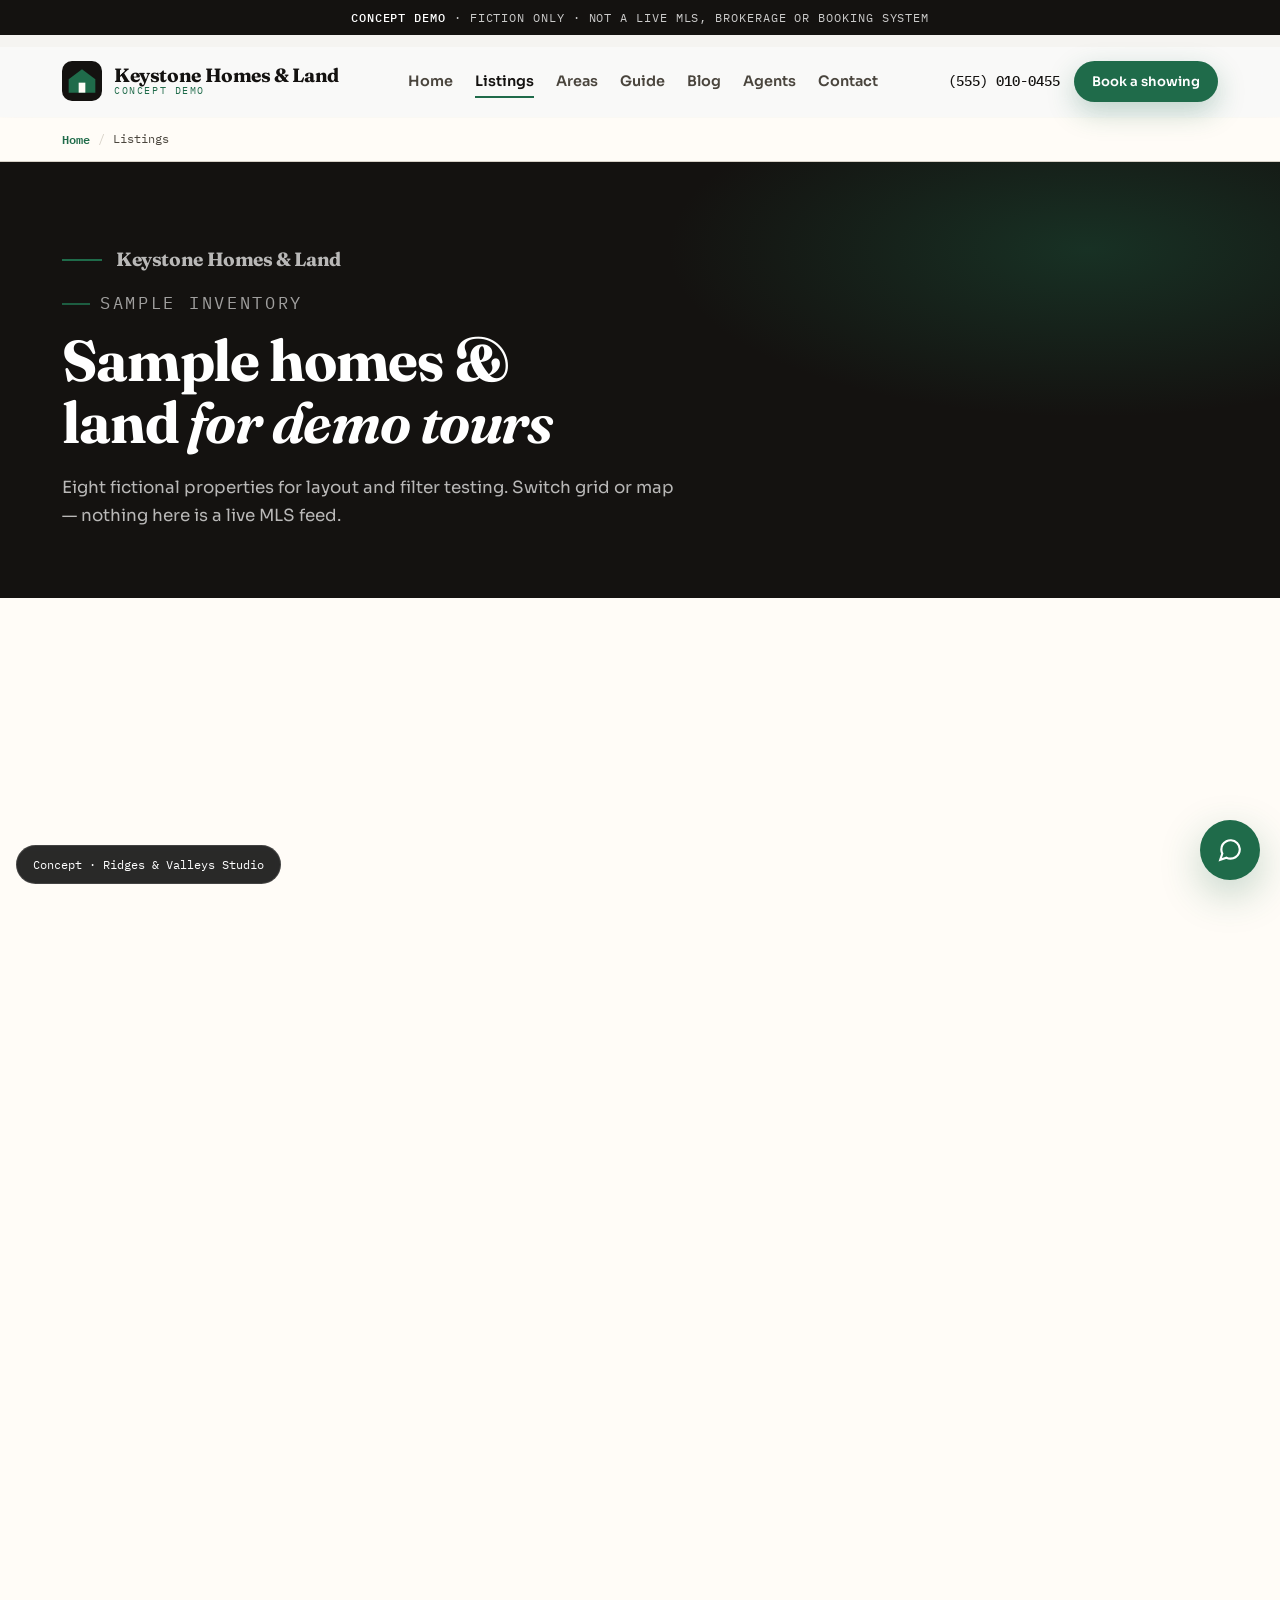
<file: listings.html>
<!DOCTYPE html>
<html lang="en">
<head>
<meta charset="UTF-8">
<meta name="viewport" content="width=device-width, initial-scale=1.0">
<meta name="theme-color" content="#1f6b4a">
<meta name="robots" content="index,follow,max-image-preview:large">
<title>Sample Home &amp; Land Listings | Keystone Concept</title>
<meta name="description" content="Browse fictional sample homes, farms and land listings. Filter by type, price and acreage in this realtor UX demo.">

<link rel="canonical" href="https://matthummel-pa.github.io/realtor-keystone-homes-and-land-theme/listings.html">
<meta property="og:type" content="website">
<meta property="og:title" content="Farm, Land & Home Listings in Gettysburg, PA | Keystone">
<meta property="og:description" content="Browse fictional sample homes, farms and land listings. Filter by type, price and acreage in this realtor UX demo.">
<meta property="og:site_name" content="Keystone Homes & Land">
<meta property="og:locale" content="en_US">
<meta property="og:url" content="https://matthummel-pa.github.io/realtor-keystone-homes-and-land-theme/listings.html">
<meta property="og:image" content="https://images.unsplash.com/photo-1570129477492-45c003edd2be?auto=format&fit=crop&w=1200&q=80">
<meta name="twitter:card" content="summary_large_image">
<meta name="twitter:title" content="Farm, Land & Home Listings in Gettysburg, PA | Keystone">
<meta name="twitter:description" content="Browse fictional sample homes, farms and land listings. Filter by type, price and acreage in this realtor UX demo.">
<meta name="twitter:image" content="https://images.unsplash.com/photo-1570129477492-45c003edd2be?auto=format&fit=crop&w=1200&q=80">

<link rel="preconnect" href="https://fonts.googleapis.com">
<link rel="preconnect" href="https://fonts.gstatic.com" crossorigin>
<link href="https://fonts.googleapis.com/css2?family=Fraunces:opsz,wght@9..144,600;9..144,700&family=IBM+Plex+Mono:wght@500&family=Sora:wght@400;600;700&display=swap" rel="stylesheet">
<link rel="stylesheet" href="styles.css">

<script type="application/ld+json">
{
  "@context":"https://schema.org",
  "@type":"RealEstateAgent",
  "@id":"https://matthummel-pa.github.io/realtor-keystone-homes-and-land-theme/#agency",
  "name":"Keystone Homes & Land",
  "url":"https://matthummel-pa.github.io/realtor-keystone-homes-and-land-theme/listings.html",
  "image":"https://images.unsplash.com/photo-1570129477492-45c003edd2be?auto=format&fit=crop&w=1200&q=80",
  "telephone":"+1-555-010-0455",
  "email":"hello@keystone-concept.test",
  "priceRange":"$$",
  "address":{
    "@type":"PostalAddress",
    "streetAddress":"100 Concept Way",
    "addressLocality":"Sample Borough",
    "addressRegion":"PA",
    "postalCode":"00000",
    "addressCountry":"US"
  },
  "geo":{"@type":"GeoCoordinates","latitude":39.8312,"longitude":-77.2308},
  "openingHoursSpecification":[
    {"@type":"OpeningHoursSpecification","dayOfWeek":["Monday","Tuesday","Wednesday","Thursday","Friday"],"opens":"08:30","closes":"17:30"},
    {"@type":"OpeningHoursSpecification","dayOfWeek":"Saturday","opens":"09:00","closes":"13:00"}
  ],
  "areaServed":[
    {"@type":"City","name":"Gettysburg, PA"},
    {"@type":"AdministrativeArea","name":"Adams County, PA"},
    {"@type":"AdministrativeArea","name":"Franklin Township, PA"},
    {"@type":"AdministrativeArea","name":"Menallen Township, PA"},
    {"@type":"AdministrativeArea","name":"Butler Township, PA"},
    {"@type":"AdministrativeArea","name":"Tyrone Township, PA"},
    {"@type":"AdministrativeArea","name":"Hamiltonban Township, PA"},
    {"@type":"AdministrativeArea","name":"Liberty Township, PA"},
    {"@type":"AdministrativeArea","name":"Cumberland Township, PA"},
    {"@type":"AdministrativeArea","name":"Straban Township, PA"}
  ]
}
</script>
<script type="application/ld+json">
{
  "@context":"https://schema.org",
  "@type":"BreadcrumbList",
  "itemListElement":[
    {"@type":"ListItem","position":1,"name":"Home","item":"https://matthummel-pa.github.io/realtor-keystone-homes-and-land-theme/index.html"},
    {"@type":"ListItem","position":2,"name":"Listings","item":"https://matthummel-pa.github.io/realtor-keystone-homes-and-land-theme/listings.html"}
  ]
}
</script>
</head>
<body>
<p class="demo-banner"><strong>Concept demo</strong> · Fiction only · Not a live MLS, brokerage or booking system</p>
<a href="#main" class="skip-link">Skip to main content</a>

<!-- ============================= HEADER ============================= -->
<header class="site-header">
  <div class="header-inner">
    <a href="index.html" class="brand" aria-label="Keystone Homes & Land, home">
      <svg class="brand-mark" viewBox="0 0 48 48" fill="none" aria-hidden="true">
        <rect width="48" height="48" rx="12" fill="#141210"/>
        <path d="M24 10 L40 22 V38 H8 V22 Z" fill="#1f6b4a"/>
        <rect x="20" y="26" width="8" height="12" fill="#fffcf7"/>
      </svg>
      <span class="brand-text">
        <strong>Keystone Homes &amp; Land</strong>
        <span>Concept demo</span>
      </span>
    </a>

    <nav class="main-nav" aria-label="Primary">
      <ul>
        <li><a href="index.html">Home</a></li>
        <li><a href="listings.html" class="is-active" aria-current="page">Listings</a></li>
        <li><a href="areas.html">Areas</a></li>
        <li><a href="guide.html">Guide</a></li>
        <li><a href="blog.html">Blog</a></li>
        <li><a href="agents.html">Agents</a></li>
        <li><a href="contact.html">Contact</a></li>
      </ul>
    </nav>

    <div class="header-cta">
      <a class="header-phone" href="tel:+15550100455">(555) 010-0455</a>
      <a class="btn btn-primary btn-sm" href="index.html#book-showing">Book a showing</a>
    </div>

    <button type="button" class="hamburger" id="hamburgerBtn" aria-expanded="false" aria-controls="mobileNav" aria-label="Open menu">
      <span></span><span></span><span></span>
    </button>
  </div>

  <nav class="mobile-nav" id="mobileNav" aria-label="Mobile" hidden>
    <a href="index.html">Home</a>
    <a href="listings.html" class="is-active" aria-current="page">Listings</a>
    <a href="areas.html">Areas</a>
    <a href="guide.html">Guide</a>
    <a href="blog.html">Blog</a>
    <a href="agents.html">Agents</a>
    <a href="contact.html">Contact</a>
    <a href="index.html#book-showing">Book showing</a>
    <a class="header-phone" href="tel:+15550100455">Call (555) 010-0455</a>
    <a class="btn btn-primary" href="index.html#book-showing">Book a showing</a>
  </nav>
</header>

<!-- ============================= BREADCRUMB ============================= -->
<nav class="breadcrumb" aria-label="Breadcrumb">
  <ol>
    <li><a href="index.html">Home</a></li>
    <li><span aria-current="page">Listings</span></li>
  </ol>
</nav>

<!-- ============================= PAGE HERO ============================= -->
<section class="page-hero">
  <div class="page-hero-inner">
    <p class="hero-brand">Keystone Homes &amp; Land</p>
    <p class="hero-eyebrow">Sample inventory</p>
    <h1>Sample homes &amp; land <em>for demo tours</em></h1>
    <p>Eight fictional properties for layout and filter testing. Switch grid or map — nothing here is a live MLS feed.</p>
  </div>
</section>

<main id="main">
  <section class="section section-alt">
    <div class="wrap">
      <form class="listings-toolbar reveal" id="filterForm">
        <div class="filters-grid">
          <div class="field">
            <label for="fType">Type</label>
            <select id="fType">
              <option value="all">All types</option>
              <option value="home">Home</option>
              <option value="farm">Farm</option>
              <option value="land">Land</option>
              <option value="historic">Historic</option>
            </select>
          </div>
          <div class="field">
            <label for="fPrice">Price</label>
            <select id="fPrice">
              <option value="all">Any price</option>
              <option value="0-250000">Under $250k</option>
              <option value="250000-500000">$250k – $500k</option>
              <option value="500000-750000">$500k – $750k</option>
              <option value="750000-999999999">$750k+</option>
            </select>
          </div>
          <div class="field">
            <label for="fAcreage">Acreage</label>
            <select id="fAcreage">
              <option value="all">Any acreage</option>
              <option value="0-1">Under 1 acre</option>
              <option value="1-10">1 – 10 acres</option>
              <option value="10-30">10 – 30 acres</option>
              <option value="30-999">30+ acres</option>
            </select>
          </div>
          <div class="field">
            <label for="fTownship">Township</label>
            <select id="fTownship">
              <option value="all">All townships</option>
              <option value="Cumberland">Cumberland Twp</option>
              <option value="Straban">Straban Twp</option>
              <option value="Franklin">Franklin Twp</option>
            </select>
          </div>
          <div class="field">
            <label for="fSort">Sort by</label>
            <select id="fSort">
              <option value="default">Featured</option>
              <option value="price-asc">Price: Low to High</option>
              <option value="price-desc">Price: High to Low</option>
              <option value="acreage-desc">Acreage: Largest first</option>
            </select>
          </div>
        </div>
        <div class="toolbar-bottom">
          <p class="result-count" aria-live="polite" id="resultCount"><strong>8</strong> properties found</p>
          <div style="display:flex;gap:16px;align-items:center;flex-wrap:wrap;">
            <button type="button" class="reset-btn" id="resetFilters">Reset filters</button>
            <div class="view-toggle" role="group" aria-label="Listing view">
              <button type="button" class="active" id="gridViewBtn" aria-pressed="true">
                <svg width="15" height="15" viewBox="0 0 24 24" fill="none" stroke="currentColor" stroke-width="2" aria-hidden="true"><rect x="3" y="3" width="7" height="7"/><rect x="14" y="3" width="7" height="7"/><rect x="3" y="14" width="7" height="7"/><rect x="14" y="14" width="7" height="7"/></svg>
                Grid
              </button>
              <button type="button" id="mapViewBtn" aria-pressed="false">
                <svg width="15" height="15" viewBox="0 0 24 24" fill="none" stroke="currentColor" stroke-width="2" aria-hidden="true"><path d="M9 20l-6-3V4l6 3 6-3 6 3v13l-6-3-6 3z"/><line x1="9" y1="7" x2="9" y2="20"/><line x1="15" y1="4" x2="15" y2="17"/></svg>
                Map
              </button>
            </div>
          </div>
        </div>
      </form>

      <div class="listing-grid reveal" id="listingGrid"></div>
      <p class="empty-state" id="emptyState" style="display:none;">No properties match those filters yet. Try widening your search or <button type="button" class="reset-btn" id="emptyResetBtn">reset filters</button>.</p>

      <div class="map-view reveal" id="mapView" aria-label="Map of listings">
        <div class="map-roads"></div>
        <div class="map-road-3"></div>
        <div class="map-field" style="width:140px;height:100px;left:8%;top:12%;background:#8fae5c;"></div>
        <div class="map-field" style="width:180px;height:120px;right:6%;top:8%;background:#7a9e4f;"></div>
        <div class="map-field" style="width:120px;height:90px;left:20%;bottom:10%;background:#9bb768;"></div>
        <div class="map-field" style="width:160px;height:110px;right:14%;bottom:6%;background:#8fae5c;"></div>
        <div id="mapPins"></div>
        <div class="map-legend">
          <span><i class="legend-dot" style="background:#1f6b4a;"></i>Home</span>
          <span><i class="legend-dot" style="background:#5c6f3e;"></i>Farm</span>
          <span><i class="legend-dot" style="background:#d7a340;"></i>Land</span>
          <span><i class="legend-dot" style="background:#4d5a5e;"></i>Historic</span>
        </div>
      </div>
    </div>
  </section>

  <!-- ============================= LOCAL NOTE ============================= -->
  <section class="section">
    <div class="wrap prose reveal">
      <h2>Buying rural property in Adams County</h2>
      <p>Every parcel we list sits in a specific Adams County township, and that matters more than most buyers expect. Zoning, minimum lot sizes, agricultural-security areas and clean-and-green (Act 319) tax enrollment all change from Franklin Township to Cumberland to Straban. Before you fall in love with a view lot off Table Rock Road or a tillable stretch along Marsh Creek, it's worth understanding what you can actually build, farm or subdivide there.</p>
      <p>Keystone agents pull the township zoning, check well and septic feasibility, and flag easements or floodplain before you write an offer. If you're new to land, start with our <a href="guide.html">Land Buyer's Guide</a> — it explains perc tests, well yields and land loans in plain language — then read up on the specific <a href="areas.html">townships we serve</a>.</p>
    </div>
  </section>

  <!-- ============================= CTA BAND ============================= -->
  <section class="section section-alt">
    <div class="wrap">
      <div class="cta-band reveal">
        <h2>See a property you like?</h2>
        <p>Book a walkthrough with a local Keystone agent, or run the numbers first with our land-loan and pre-qualification tools.</p>
        <div class="cta-actions">
          <a class="btn btn-gold" href="index.html#book-showing">Book a showing</a>
          <a class="btn btn-outline light" href="guide.html">Financing Tools</a>
        </div>
      </div>
    </div>
  </section>
</main>

<!-- ============================= LISTING DETAIL MODAL ============================= -->
<div class="modal-overlay" id="modalOverlay">
  <div class="modal" role="dialog" aria-modal="true" aria-labelledby="modalTitle" id="modalDialog">
    <button class="modal-close" id="modalCloseBtn" aria-label="Close listing details">
      <svg width="18" height="18" viewBox="0 0 24 24" fill="none" stroke="currentColor" stroke-width="2"><line x1="18" y1="6" x2="6" y2="18"/><line x1="6" y1="6" x2="18" y2="18"/></svg>
    </button>
    <div class="modal-gallery" id="modalGallery"></div>
    <div class="modal-body">
      <p class="eyebrow" id="modalTag">Type</p>
      <h3 id="modalTitle">Listing title</h3>
      <p class="card-address" id="modalAddress">
        <svg viewBox="0 0 24 24" fill="none" stroke="currentColor" stroke-width="2"><path d="M21 10c0 7-9 13-9 13s-9-6-9-13a9 9 0 0118 0z"/><circle cx="12" cy="10" r="3"/></svg>
        <span>Address</span>
      </p>
      <div class="modal-price-row">
        <span class="modal-price" id="modalPrice">$0</span>
        <span class="status-tag status-active" id="modalStatus">Active</span>
      </div>
      <div class="modal-specs" id="modalSpecs"></div>
      <p class="modal-desc" id="modalDesc"></p>

      <div class="calc-box">
        <h4><svg width="20" height="20" viewBox="0 0 24 24" fill="none" stroke="currentColor" stroke-width="2"><rect x="2" y="7" width="20" height="14" rx="2"/><path d="M16 21V5a2 2 0 00-2-2h-4a2 2 0 00-2 2v16"/></svg> Mortgage / Land Loan Estimate</h4>
        <div class="calc-grid">
          <div class="field">
            <label for="calcPrice">Price ($)</label>
            <input type="number" id="calcPrice" min="0" step="1000">
          </div>
          <div class="field">
            <label for="calcDown">Down payment (%)</label>
            <input type="number" id="calcDown" min="0" max="100" value="20">
          </div>
          <div class="field">
            <label for="calcRate">Rate (%)</label>
            <input type="number" id="calcRate" min="0" step="0.05" value="6.75">
          </div>
          <div class="field">
            <label for="calcTerm">Term (years)</label>
            <select id="calcTerm">
              <option value="15">15</option>
              <option value="20">20</option>
              <option value="30" selected>30</option>
            </select>
          </div>
        </div>
        <div class="calc-result">
          <div>
            <span>Estimated monthly payment (P&amp;I)</span><br>
            <strong id="calcMonthly">$0</strong>
          </div>
          <span>Excludes taxes, insurance &amp; land-loan rate premium</span>
        </div>
      </div>

      <div style="display:flex;gap:12px;margin-top:22px;flex-wrap:wrap;">
        <a href="index.html#book-showing" class="btn btn-primary" id="modalScheduleBtn">Request Info / Book a Tour</a>
        <button type="button" class="btn btn-outline" id="modalSaveBtn">Save Listing</button>
      </div>
    </div>
  </div>
</div>

<!-- ============================= FOOTER (SHARED) ============================= -->
<footer class="site-footer">
  <div class="wrap">
    <div class="footer-grid">
      <div>
        <div class="footer-brand">
          <svg width="34" height="34" viewBox="0 0 48 48" fill="none" aria-hidden="true">
            <rect width="48" height="48" rx="12" fill="#1f6b4a"/>
            <path d="M24 10 L40 22 V38 H8 V22 Z" fill="#141210"/>
            <rect x="20" y="26" width="8" height="12" fill="#fffcf7"/>
          </svg>
          <strong>Keystone Homes &amp; Land</strong>
        </div>
        <p>Gettysburg's farm, land &amp; historic property specialists since 2009. Rooted in rural Adams County, PA.</p>
        <div class="social-row">
          <a href="#" aria-label="Keystone Homes & Land on Facebook"><svg viewBox="0 0 24 24" fill="none" stroke="currentColor" stroke-width="2"><path d="M18 2h-3a5 5 0 00-5 5v3H7v4h3v8h4v-8h3l1-4h-4V7a1 1 0 011-1h3z"/></svg></a>
          <a href="#" aria-label="Keystone Homes & Land on Instagram"><svg viewBox="0 0 24 24" fill="none" stroke="currentColor" stroke-width="2"><rect x="3" y="3" width="18" height="18" rx="5"/><circle cx="12" cy="12" r="4"/><circle cx="17.5" cy="6.5" r="1"/></svg></a>
          <a href="#" aria-label="Keystone Homes & Land on YouTube"><svg viewBox="0 0 24 24" fill="none" stroke="currentColor" stroke-width="2"><rect x="2" y="5" width="20" height="14" rx="3"/><path d="M10 9l6 3-6 3z"/></svg></a>
        </div>
      </div>
      <div>
        <h2 class="footer-heading">Office</h2>
        <address>
          Keystone Homes &amp; Land<br>
          100 Concept Way<br>
          Sample Borough, PA 00000<br>
          <a href="tel:+15550100455">(555) 010-0455</a><br>
          <a href="mailto:hello@keystone-concept.test">hello@keystone-concept.test</a>
        </address>
      </div>
      <div>
        <h2 class="footer-heading">Hours</h2>
        <p>Mon–Fri: 8:30am – 5:30pm<br>Saturday: 9:00am – 1:00pm<br>Sunday: By appointment</p>
      </div>
      <div>
        <h2 class="footer-heading">Quick links</h2>
        <ul class="footer-links">
          <li><a href="index.html">Home</a></li>
          <li><a href="listings.html">Listings</a></li>
          <li><a href="areas.html">Areas We Serve</a></li>
          <li><a href="guide.html">Land Buyer's Guide</a></li>
          <li><a href="agents.html">Our Agents</a></li>
          <li><a href="blog.html">Blog</a></li>
          <li><a href="contact.html">Contact</a></li>
        </ul>
      </div>
    </div>
    <p class="footer-service-area">Serving a fictional Sample County market for design demonstration purposes.</p>
    <div class="footer-bottom">
      <div class="equal-housing">
        <svg viewBox="0 0 24 24" fill="none" stroke="currentColor" stroke-width="2" aria-hidden="true"><path d="M3 11l9-8 9 8"/><path d="M5 10v10h14V10"/><path d="M9 21v-6h6v6"/></svg>
        <span>Equal Housing Opportunity</span>
      </div>
      <p>&copy; <span data-year>2026</span> Concept by Ridges &amp; Valleys Studio · Illustrative data only.</p>
    </div>
  </div>
</footer>

<!-- ============================= CHAT WIDGET (SHARED) ============================= -->
<button type="button" class="chat-fab" id="chatFab" aria-label="Open chat assistant" aria-expanded="false" aria-controls="chatWidget">
  <svg viewBox="0 0 24 24" stroke-width="2"><path d="M21 11.5a8.38 8.38 0 01-.9 3.8 8.5 8.5 0 01-7.6 4.7 8.38 8.38 0 01-3.8-.9L3 21l1.9-5.7a8.38 8.38 0 01-.9-3.8 8.5 8.5 0 014.7-7.6 8.38 8.38 0 013.8-.9h.5a8.48 8.48 0 018 8v.5z"/></svg>
</button>
<div class="chat-widget" id="chatWidget" role="dialog" aria-modal="true" aria-labelledby="chatTitle" aria-hidden="true" hidden>
  <div class="chat-head">
    <div><strong id="chatTitle">Keystone Assistant</strong><br><span>Usually replies in minutes</span></div>
    <button type="button" class="chat-close" id="chatCloseBtn" aria-label="Close chat">
      <svg width="16" height="16" viewBox="0 0 24 24" fill="none" stroke="currentColor" stroke-width="2"><line x1="18" y1="6" x2="6" y2="18"/><line x1="6" y1="6" x2="18" y2="18"/></svg>
    </button>
  </div>
  <div class="chat-body" id="chatBody" aria-live="polite" aria-relevant="additions">
    <div class="chat-msg bot">Hi! I'm the Keystone concept assistant. Ask me about listings, financing, or booking a tour.</div>
  </div>
  <div class="chat-quick" id="chatQuick">
    <button type="button" data-q="land">Land prices?</button>
    <button type="button" data-q="historic">Historic homes?</button>
    <button type="button" data-q="tour">Book a tour</button>
    <button type="button" data-q="financing">Financing help?</button>
  </div>
</div>

<a href="https://ridgesandvalleys.com" class="concept-badge" rel="noopener">Concept · Ridges &amp; Valleys Studio</a>

<script src="main.js" defer></script>
<script src="listings.js" defer></script>
</body>
</html>
</file>
<file: styles.css>
/* =========================================================================
   Keystone Homes & Land — design system
   Direction: editorial realtor (ink + stone + forest), bold serif display,
   photographic product. Not tied to the original barn-red studio palette.
   ========================================================================= */

:root{
  /* Warm editorial realtor system — charcoal + stone + forest (non-blue). */
  --ink:#141210;
  --ink-soft:#4a453d;
  --ink-faint:#7a7368;
  --paper:#f5f4f1;
  --paper-2:#ebe8e1;
  --paper-3:#dfd9cf;
  --line:#d6d0c6;
  --white:#fffcf7;
  --accent:#1f6b4a;
  --accent-dark:#155539;
  --accent-soft:#d7efe4;
  --accent-glow:rgba(31,107,74,.28);
  --success:#1f6b4a;
  --warn:#b45309;
  --shadow:0 12px 40px rgba(12,12,12,.08);
  --shadow-lg:0 28px 80px rgba(12,12,12,.16);
  --radius:18px;
  --radius-sm:10px;
  --ff-display:"Fraunces",Georgia,"Times New Roman",serif;
  --ff-body:"Sora",system-ui,sans-serif;
  --ff-mono:"IBM Plex Mono",ui-monospace,monospace;
  --maxw:1200px;
  --header-h:74px;
  --ease:cubic-bezier(.22,1,.36,1);
}

*,*::before,*::after{box-sizing:border-box;}
html{scroll-behavior:smooth;scroll-padding-top:calc(var(--header-h) + 16px);}
@media(prefers-reduced-motion:reduce){
  html{scroll-behavior:auto;}
  *,*::before,*::after{animation-duration:.001ms !important;animation-iteration-count:1 !important;transition-duration:.001ms !important;scroll-behavior:auto !important;}
}

body{
  margin:0;
  font-family:var(--ff-body);
  font-weight:400;
  background:
    radial-gradient(900px 420px at 100% -10%,rgba(31,107,74,.08),transparent 55%),
    radial-gradient(700px 360px at -10% 20%,rgba(12,12,12,.04),transparent 50%),
    var(--paper);
  color:var(--ink);
  line-height:1.65;
  -webkit-font-smoothing:antialiased;
  text-rendering:optimizeLegibility;
}
img{max-width:100%;height:auto;display:block;}
a{color:inherit;}
/* Bold serif headlines — one color (ink). No multi-tone display accents. */
h1,h2,h3,h4,.display{
  font-family:var(--ff-display);
  margin:0 0 .45em;
  line-height:1.08;
  font-weight:700;
  color:var(--ink);
  letter-spacing:-.02em;
  text-wrap:balance;
}
p{margin:0 0 1em;text-wrap:pretty;}
ul{margin:0;padding:0;list-style:none;}
button{font-family:inherit;cursor:pointer;}
input,select,textarea{font-family:inherit;font-size:1rem;}

.wrap{max-width:var(--maxw);margin:0 auto;padding:0 22px;}
.lede{color:var(--ink-soft);font-size:1.05rem;max-width:48ch;}

:focus-visible{
  outline:3px solid var(--accent);
  outline-offset:3px;
  border-radius:4px;
}

.section{padding:88px 0;content-visibility:auto;contain-intrinsic-size:1px 780px;}
.hero,.intent-band,.search-band{content-visibility:visible;}
.section-alt{background:var(--white);}
.section-ink{
  background:var(--ink);color:var(--paper);
}
.section-ink h2,.section-ink h3{color:var(--white);}
.section-ink .lede,.section-ink p{color:rgba(250,250,250,.72);}

.section-head{max-width:640px;margin:0 auto 48px;text-align:center;}
.section-head.left{margin:0 0 40px;text-align:left;}
.eyebrow{
  font-family:var(--ff-mono);letter-spacing:.18em;text-transform:uppercase;font-size:.72rem;
  color:var(--accent);font-weight:500;display:inline-flex;align-items:center;gap:10px;margin-bottom:14px;
}
.eyebrow::before{content:"";width:22px;height:2px;background:var(--accent);}
.section-head h2{font-size:clamp(2rem,4.5vw,3rem);}
.section-head p{color:var(--ink-soft);font-size:1.05rem;}

.reveal{opacity:0;transform:translateY(22px);transition:opacity .8s var(--ease),transform .8s var(--ease);}
.reveal.in-view{opacity:1;transform:none;}
@media(prefers-reduced-motion:reduce){
  .reveal{opacity:1;transform:none;transition:none;}
  .hero-media img,.hero-inner{animation:none !important;}
}

.visually-hidden{
  position:absolute;width:1px;height:1px;padding:0;margin:-1px;overflow:hidden;
  clip:rect(0,0,0,0);white-space:nowrap;border:0;
}

/* ============================= SKIP / HEADER ============================= */
.skip-link{
  position:absolute;left:-999px;top:0;
  background:var(--accent);color:#fff;padding:12px 20px;
  z-index:10000;border-radius:0 0 8px 0;font-weight:600;text-decoration:none;
}
.skip-link:focus{left:0;}

.site-header{
  position:sticky;top:0;z-index:900;
  background:rgba(250,250,250,.86);
  backdrop-filter:blur(14px) saturate(1.2);
  border-bottom:1px solid transparent;
  transition:border-color .25s,box-shadow .25s,background .25s;
}
.site-header.scrolled{
  border-color:var(--line);
  box-shadow:0 8px 30px rgba(12,12,12,.06);
  background:rgba(255,255,255,.92);
}
.header-inner{
  display:flex;align-items:center;justify-content:space-between;
  padding:14px 22px;max-width:var(--maxw);margin:0 auto;gap:16px;
}
.brand{
  display:flex;align-items:center;gap:12px;
  text-decoration:none;color:var(--ink);
}
.brand-mark{width:40px;height:40px;flex:none;}
.brand-text{display:flex;flex-direction:column;line-height:1.1;}
.brand-text strong{
  font-family:var(--ff-display);font-size:1.2rem;font-weight:700;letter-spacing:-.02em;
}
.brand-text span{
  font-family:var(--ff-mono);font-size:.62rem;letter-spacing:.16em;
  text-transform:uppercase;color:var(--accent);
}
.main-nav{display:none;}
.main-nav ul{display:flex;gap:22px;align-items:center;}
.main-nav a{
  text-decoration:none;font-weight:600;font-size:.9rem;color:var(--ink-soft);
  padding:6px 0;border-bottom:2px solid transparent;transition:color .2s,border-color .2s;
}
.main-nav a:hover{color:var(--ink);}
.main-nav a.is-active{color:var(--ink);border-color:var(--accent);}
.header-cta{display:none;align-items:center;gap:14px;}
.header-phone{
  font-family:var(--ff-mono);font-weight:500;font-size:.86rem;text-decoration:none;
  color:var(--ink);white-space:nowrap;
}

.btn{
  display:inline-flex;align-items:center;justify-content:center;gap:8px;
  padding:13px 22px;border-radius:999px;border:2px solid transparent;
  font-weight:600;font-size:.92rem;text-decoration:none;cursor:pointer;
  transition:transform .2s var(--ease),box-shadow .2s,background .2s,color .2s,border-color .2s;
  white-space:nowrap;
}
.btn:hover{transform:translateY(-2px);}
.btn-primary{background:var(--accent);color:#fff;box-shadow:0 10px 28px var(--accent-glow);}
.btn-primary:hover{background:var(--accent-dark);}
.btn-gold,.btn-accent-soft{background:var(--ink);color:#fff;}
.btn-gold:hover,.btn-accent-soft:hover{background:#27272a;}
.btn-outline{background:transparent;color:var(--ink);border-color:var(--ink);}
.btn-outline:hover{background:var(--ink);color:#fff;}
.btn-outline.light{color:#fff;border-color:rgba(255,255,255,.65);}
.btn-outline.light:hover{background:#fff;color:var(--ink);}
.btn-sm{padding:8px 16px;font-size:.82rem;}
.btn:disabled{opacity:.55;cursor:not-allowed;transform:none;}

.hamburger{
  display:flex;flex-direction:column;justify-content:center;gap:5px;
  width:44px;height:44px;border:1px solid var(--line);border-radius:12px;
  background:var(--white);
}
.hamburger span{
  display:block;width:20px;height:2px;background:var(--ink);margin:0 auto;
  transition:transform .25s,opacity .25s;
}
.hamburger[aria-expanded="true"] span:nth-child(1){transform:translateY(7px) rotate(45deg);}
.hamburger[aria-expanded="true"] span:nth-child(2){opacity:0;}
.hamburger[aria-expanded="true"] span:nth-child(3){transform:translateY(-7px) rotate(-45deg);}

.mobile-nav{
  display:none;flex-direction:column;
  background:var(--white);border-bottom:1px solid var(--line);
  padding:10px 22px 22px;
}
.mobile-nav.open,.mobile-nav:not([hidden]){display:flex;}
.mobile-nav[hidden]{display:none !important;}
.mobile-nav a{
  display:block;padding:13px 4px;text-decoration:none;font-weight:600;
  color:var(--ink);border-bottom:1px solid var(--line);
}
.mobile-nav a.is-active{color:var(--accent);}
.mobile-nav .header-phone{display:block;margin-top:10px;}
.mobile-nav .btn{margin-top:12px;width:100%;}

@media(min-width:960px){
  .main-nav{display:block;}
  .header-cta{display:flex;}
  .hamburger{display:none;}
  .mobile-nav{display:none !important;}
}
body.nav-open,body.chat-open{overflow:hidden;}

/* ============================= HERO ============================= */
.hero{
  position:relative;overflow:hidden;isolation:isolate;
  min-height:min(92vh,820px);
  display:grid;align-items:end;
  color:#fff;
  padding:clamp(88px,16vh,140px) 0 clamp(48px,8vh,72px);
  background:#141210;
}
.hero-media{
  position:absolute;inset:0;z-index:-2;margin:0;
}
.hero-media img{
  width:100%;height:100%;object-fit:cover;object-position:center 40%;
  animation:heroKen 22s var(--ease) both;
}
@keyframes heroKen{
  from{transform:scale(1.08) translate3d(0,2%,0);}
  to{transform:scale(1) translate3d(0,0,0);}
}
.hero-veil{
  position:absolute;inset:0;z-index:-1;pointer-events:none;
  background:
    linear-gradient(105deg,rgba(12,12,12,.82) 0%,rgba(12,12,12,.45) 46%,rgba(12,12,12,.25) 100%),
    linear-gradient(0deg,rgba(12,12,12,.7) 0%,transparent 45%);
}
.hero-inner{
  position:relative;max-width:var(--maxw);margin:0 auto;padding:0 22px;width:100%;
  animation:heroRise 1s var(--ease) both;
}
@keyframes heroRise{
  from{opacity:0;transform:translateY(24px);}
  to{opacity:1;transform:none;}
}
.hero-brand{
  font-family:var(--ff-display);font-weight:700;font-size:clamp(1.5rem,3.4vw,2rem);
  letter-spacing:-.02em;color:#fff;margin:0 0 20px;
  display:inline-flex;align-items:center;gap:14px;
}
.hero-brand::before{
  content:"";width:40px;height:2px;background:var(--accent);display:inline-block;flex:none;
}
.hero h1{
  font-size:clamp(2.8rem,8vw,5.2rem);color:#fff;max-width:11ch;margin-bottom:.28em;
  letter-spacing:-.035em;font-weight:700;
}
.hero h1 em{font-style:italic;font-weight:650;color:#fff;}
.hero-sub{
  font-size:1.08rem;max-width:36ch;color:rgba(255,255,255,.78);margin-bottom:30px;line-height:1.55;
  font-family:var(--ff-body);font-weight:400;
}
.hero-cta{display:flex;flex-wrap:wrap;gap:12px;}
.hero-cta .btn-primary{box-shadow:0 14px 40px rgba(31,107,74,.45);}

/* Legacy aliases */
.hero-eyebrow{font-family:var(--ff-mono);letter-spacing:.16em;text-transform:uppercase;font-size:.72rem;color:rgba(255,255,255,.7);margin-bottom:16px;display:flex;align-items:center;gap:10px;}
.hero-eyebrow::before{content:"";width:28px;height:2px;background:var(--accent);}

/* ============================= INTENT + SEARCH ============================= */
.intent-band{padding:28px 0 0;}
.intent-grid{
  display:grid;gap:12px;grid-template-columns:1fr;
}
@media(min-width:720px){.intent-grid{grid-template-columns:repeat(3,1fr);}}
.intent-card{
  display:flex;flex-direction:column;gap:8px;padding:22px 22px 20px;
  background:var(--white);border:1px solid var(--line);border-radius:var(--radius);
  text-decoration:none;color:inherit;
  transition:border-color .2s,transform .25s var(--ease),box-shadow .25s;
}
.intent-card:hover{
  border-color:var(--accent);transform:translateY(-3px);box-shadow:var(--shadow);
}
.intent-card strong{
  font-family:var(--ff-display);font-size:1.45rem;letter-spacing:-.02em;
}
.intent-card span{color:var(--ink-soft);font-size:.92rem;}
.intent-card em{
  font-style:normal;font-family:var(--ff-mono);font-size:.7rem;letter-spacing:.14em;
  text-transform:uppercase;color:var(--accent);margin-top:8px;
}

.search-band{padding-top:40px;}
.listing-search,.hero-search{
  background:var(--white);border:1px solid var(--line);border-radius:var(--radius);
  padding:22px;box-shadow:var(--shadow);display:grid;gap:14px;
}
.listing-search-row,.hero-search-row{display:grid;gap:12px;grid-template-columns:1fr;}
@media(min-width:720px){
  .listing-search-row,.hero-search-row{grid-template-columns:repeat(4,1fr);}
}
.field{display:flex;flex-direction:column;gap:6px;}
.field label{
  font-family:var(--ff-mono);font-size:.68rem;text-transform:uppercase;letter-spacing:.12em;
  color:var(--ink-faint);font-weight:500;
}
.field select,.field input,.field textarea{
  padding:12px 12px;border-radius:var(--radius-sm);border:1.5px solid var(--line);
  background:var(--paper);color:var(--ink);
}
.field select:focus,.field input:focus,.field textarea:focus{
  border-color:var(--accent);outline:none;box-shadow:0 0 0 3px var(--accent-glow);background:#fff;
}
.listing-search-actions,.hero-search-actions{display:flex;justify-content:flex-end;}

/* ============================= FEATURED LISTING ============================= */
.featured{
  display:grid;gap:0;grid-template-columns:1fr;
  background:var(--white);border:1px solid var(--line);border-radius:calc(var(--radius) + 4px);
  overflow:hidden;box-shadow:var(--shadow-lg);
}
@media(min-width:900px){.featured{grid-template-columns:1.15fr .85fr;}}
.featured-media{position:relative;min-height:280px;}
.featured-media img{width:100%;height:100%;object-fit:cover;min-height:320px;}
.featured-badge{
  position:absolute;top:18px;left:18px;
  background:var(--ink);color:#fff;font-family:var(--ff-mono);font-size:.68rem;
  letter-spacing:.14em;text-transform:uppercase;padding:8px 12px;border-radius:999px;
}
.featured-body{padding:28px 26px 30px;display:flex;flex-direction:column;gap:12px;}
.featured-price{
  font-family:var(--ff-display);font-size:clamp(2rem,4vw,2.6rem);letter-spacing:-.03em;margin:0;
}
.featured-meta{
  display:flex;flex-wrap:wrap;gap:14px;color:var(--ink-soft);font-size:.92rem;
  font-family:var(--ff-mono);
}
.featured-meta span{display:inline-flex;align-items:center;gap:6px;}
.payment-chip{
  margin-top:8px;padding:14px 16px;border-radius:var(--radius-sm);
  background:var(--accent-soft);color:var(--accent-dark);
  display:flex;justify-content:space-between;align-items:center;gap:12px;flex-wrap:wrap;
}
.payment-chip strong{font-family:var(--ff-display);font-size:1.35rem;letter-spacing:-.02em;}
.payment-chip small{display:block;font-size:.75rem;color:var(--ink-soft);font-family:var(--ff-body);}

/* ============================= MARKET + OPEN HOUSES ============================= */
.market-grid{
  display:grid;gap:18px;grid-template-columns:1fr;
}
@media(min-width:800px){.market-grid{grid-template-columns:repeat(4,1fr);}}
.market-stat{
  padding:22px 8px;border-top:2px solid var(--ink);
}
.market-stat strong{
  display:block;font-family:var(--ff-display);font-size:clamp(1.8rem,3vw,2.4rem);
  letter-spacing:-.03em;margin-bottom:4px;
}
.market-stat span{
  font-family:var(--ff-mono);font-size:.72rem;letter-spacing:.12em;text-transform:uppercase;
  color:var(--ink-faint);
}
.market-stat em{
  display:block;margin-top:10px;font-style:normal;font-size:.85rem;color:var(--success);font-weight:600;
}
.market-stat em.down{color:var(--warn);}

.open-list{display:grid;gap:0;border-top:1px solid var(--line);}
.open-row{
  display:grid;gap:8px;padding:20px 4px;border-bottom:1px solid var(--line);
  grid-template-columns:1fr;align-items:center;text-decoration:none;color:inherit;
  transition:background .2s,padding-left .25s var(--ease);
}
.open-row:hover{background:rgba(31,107,74,.04);padding-left:8px;}
.open-when{
  font-family:var(--ff-mono);font-size:.72rem;letter-spacing:.12em;text-transform:uppercase;color:var(--accent);
}
.open-title{font-family:var(--ff-display);font-size:1.25rem;letter-spacing:-.02em;}
.open-addr{color:var(--ink-soft);font-size:.9rem;}
@media(min-width:800px){
  .open-row{grid-template-columns:140px 1.2fr 1fr auto;gap:20px;}
}

/* ============================= TOOLS (VALUE + ALERTS + PATH) ============================= */
.tools-grid{
  display:grid;gap:22px;grid-template-columns:1fr;
}
@media(min-width:900px){.tools-grid{grid-template-columns:1.1fr .9fr;}}
.tool-panel{
  background:var(--white);border:1px solid var(--line);border-radius:var(--radius);
  padding:28px;box-shadow:var(--shadow);
}
.tool-panel h3{
  font-size:1.55rem;margin-bottom:.35em;
}
.form-grid{display:grid;gap:14px;margin-top:16px;}
@media(min-width:520px){.form-grid.two{grid-template-columns:1fr 1fr;}}
.form-note{font-size:.78rem;color:var(--ink-faint);margin-top:10px;}
.confirm-msg{
  margin-top:16px;padding:14px 16px;border-radius:var(--radius-sm);
  background:#ecfdf5;border:1px solid #a7f3d0;color:#065f46;font-size:.92rem;display:none;gap:10px;align-items:flex-start;
}
.confirm-msg.show{display:flex;}
.val-result{
  margin-top:16px;padding:16px;border-radius:var(--radius-sm);background:var(--paper-2);display:none;
}
.val-result.show{display:block;}
.val-result strong{
  font-family:var(--ff-display);font-size:1.6rem;letter-spacing:-.02em;display:block;
}

.alert-panel{
  background:var(--ink);color:#fff;border-radius:var(--radius);padding:28px;
}
.alert-panel h3{color:#fff;}
.alert-panel p{color:rgba(255,255,255,.7);}
.alert-panel .field label{color:rgba(255,255,255,.55);}
.alert-panel .field input,.alert-panel .field select{
  background:rgba(255,255,255,.06);border-color:rgba(255,255,255,.18);color:#fff;
}
.alert-panel .field input::placeholder{color:rgba(255,255,255,.4);}

/* Explore editorial */
.explore-list{display:grid;gap:0;border-top:1px solid var(--line);}
.explore-list a{
  display:grid;gap:6px;padding:22px 4px;text-decoration:none;color:inherit;
  border-bottom:1px solid var(--line);
  transition:background .2s,padding-left .25s var(--ease);
}
.explore-list a:hover{background:rgba(31,107,74,.04);padding-left:10px;}
.explore-label{font-family:var(--ff-display);font-size:1.35rem;letter-spacing:-.02em;}
.explore-copy{color:var(--ink-soft);font-size:.95rem;max-width:62ch;}
.explore-cta{font-weight:600;color:var(--accent);font-size:.9rem;margin-top:4px;}
@media(min-width:800px){
  .explore-list a{grid-template-columns:minmax(160px,230px) 1fr auto;gap:24px;align-items:center;}
  .explore-cta{margin-top:0;}
}

/* Why / story */
.why-grid{display:grid;gap:28px;grid-template-columns:1fr;}
@media(min-width:860px){.why-grid{grid-template-columns:1.05fr .95fr;align-items:center;}}
.why-photo{margin:0;border-radius:var(--radius);overflow:hidden;box-shadow:var(--shadow-lg);}
.why-photo img{width:100%;height:360px;object-fit:cover;}
.why-list{display:grid;gap:18px;margin-top:22px;}
.why-item{display:flex;gap:14px;align-items:flex-start;}
.why-item .icn{
  flex:none;width:44px;height:44px;border-radius:50%;background:var(--accent-soft);
  display:flex;align-items:center;justify-content:center;color:var(--accent-dark);
}
.why-item h3,.why-item h4{margin-bottom:2px;font-size:1.15rem;}
.why-item p{margin:0;color:var(--ink-soft);font-size:.94rem;}
.why-actions{margin-top:22px;}

.stat-strip{
  margin-top:56px;display:grid;gap:20px;grid-template-columns:repeat(2,1fr);
  background:var(--ink);color:var(--paper);border-radius:var(--radius);padding:36px 24px;list-style:none;
}
@media(min-width:720px){.stat-strip{grid-template-columns:repeat(4,1fr);}}
.stat-strip li,.stat-strip > div{text-align:center;}
.stat-strip strong{
  display:block;font-family:var(--ff-display);font-size:2.1rem;letter-spacing:-.03em;color:#fff;
}
.stat-strip span{font-size:.78rem;color:rgba(255,255,255,.55);text-transform:uppercase;letter-spacing:.1em;font-family:var(--ff-mono);}

/* Testimonials */
.testi-grid{display:grid;gap:28px;grid-template-columns:1fr;}
@media(min-width:800px){.testi-grid{grid-template-columns:repeat(3,1fr);gap:36px;}}
.testi,.testi-card{
  margin:0;padding:10px 0 0;border-top:2px solid var(--ink);background:transparent;box-shadow:none;border-radius:0;
}
.stars{display:flex;gap:3px;margin-bottom:12px;}
.stars svg{width:16px;height:16px;fill:var(--accent);}
.testi blockquote{margin:0 0 16px;}
.testi blockquote p,.testi-quote{
  font-family:var(--ff-display);font-style:italic;font-size:clamp(1.2rem,2vw,1.4rem);
  color:var(--ink);line-height:1.35;margin:0;font-weight:500;
}
.testi figcaption{display:grid;gap:2px;}
.testi-name{font-weight:700;font-size:.92rem;display:block;}
.testi-loc{font-family:var(--ff-mono);font-size:.72rem;color:var(--ink-faint);display:block;letter-spacing:.08em;text-transform:uppercase;}

/* CTA */
.cta-band{
  background:linear-gradient(135deg,#141210 0%,#1a3d2e 100%);
  color:#fff;border-radius:calc(var(--radius) + 6px);padding:52px 32px;text-align:center;
  position:relative;overflow:hidden;
}
.cta-band::after{
  content:"";position:absolute;inset:auto -20% -40% 40%;height:80%;
  background:radial-gradient(circle,rgba(31,107,74,.45),transparent 60%);
  pointer-events:none;
}
.cta-band h2{color:#fff;font-size:clamp(2rem,4.5vw,3rem);position:relative;z-index:1;}
.cta-band p{color:rgba(255,255,255,.72);max-width:48ch;margin:0 auto 26px;position:relative;z-index:1;}
.cta-actions{display:flex;gap:14px;justify-content:center;flex-wrap:wrap;position:relative;z-index:1;}

/* ============================= LISTINGS (shared) ============================= */
.listings-toolbar{
  display:flex;flex-direction:column;gap:18px;margin-bottom:30px;
  background:var(--white);border:1px solid var(--line);border-radius:var(--radius);padding:20px;
}
.filters-grid{display:grid;gap:12px;grid-template-columns:1fr 1fr;}
@media(min-width:720px){.filters-grid{grid-template-columns:repeat(5,1fr);align-items:end;}}
.toolbar-bottom{
  display:flex;flex-wrap:wrap;align-items:center;justify-content:space-between;gap:14px;
  border-top:1px dashed var(--line);padding-top:16px;
}
.result-count{font-family:var(--ff-mono);font-size:.86rem;color:var(--ink-faint);}
.result-count strong{color:var(--accent);font-size:1rem;}
.view-toggle{display:inline-flex;border:1.5px solid var(--ink);border-radius:999px;overflow:hidden;}
.view-toggle button{
  background:var(--white);border:none;padding:9px 18px;font-weight:700;font-size:.85rem;
  display:flex;align-items:center;gap:6px;color:var(--ink);
}
.view-toggle button.active{background:var(--ink);color:#fff;}
.sort-field{display:flex;align-items:center;gap:8px;}
.sort-field label{font-family:var(--ff-mono);font-size:.72rem;text-transform:uppercase;color:var(--ink-faint);}
.sort-field select{padding:9px 10px;border-radius:var(--radius-sm);border:1.5px solid var(--line);background:var(--white);}
.reset-btn{background:none;border:none;text-decoration:underline;color:var(--accent);font-weight:600;font-size:.85rem;}

.listing-grid{display:grid;gap:26px;grid-template-columns:1fr;}
@media(min-width:640px){.listing-grid{grid-template-columns:repeat(2,1fr);}}
@media(min-width:1080px){.listing-grid{grid-template-columns:repeat(3,1fr);}}

.card{
  background:var(--white);border-radius:var(--radius);overflow:hidden;
  box-shadow:var(--shadow);border:1px solid var(--line);
  display:flex;flex-direction:column;transition:transform .25s var(--ease),box-shadow .25s;
}
.card:hover{transform:translateY(-5px);box-shadow:var(--shadow-lg);}
.card.pinned{outline:3px solid var(--accent);outline-offset:-3px;}
.card-photo{position:relative;height:190px;display:flex;align-items:flex-end;padding:14px;}
.card-photo::after{content:"";position:absolute;inset:0;background:linear-gradient(0deg,rgba(0,0,0,.42),transparent 60%);}
.card-tag{
  position:relative;z-index:1;font-family:var(--ff-mono);font-size:.68rem;font-weight:700;
  letter-spacing:.1em;text-transform:uppercase;color:#fff;background:rgba(0,0,0,.35);
  padding:5px 10px;border-radius:999px;
}
.status-tag{
  position:absolute;top:12px;right:12px;z-index:1;
  font-family:var(--ff-mono);font-size:.66rem;font-weight:700;text-transform:uppercase;
  padding:5px 10px;border-radius:999px;letter-spacing:.06em;
}
.status-active{background:var(--success);color:#fff;}
.status-pending{background:var(--warn);color:#fff;}
.status-new{background:var(--accent);color:#fff;}
.save-heart{
  position:absolute;bottom:12px;right:12px;z-index:1;
  width:38px;height:38px;border-radius:50%;border:none;background:rgba(255,255,255,.92);
  display:flex;align-items:center;justify-content:center;
}
.save-heart svg{width:18px;height:18px;stroke:var(--accent);fill:none;transition:fill .2s;}
.save-heart[aria-pressed="true"] svg{fill:var(--accent);}
.card-body{padding:18px 18px 20px;display:flex;flex-direction:column;gap:10px;flex:1;}
.card-price{font-family:var(--ff-display);font-size:1.45rem;font-weight:700;color:var(--ink);letter-spacing:-.02em;}
.card-title{font-size:1.15rem;margin:0;}
.card-address{color:var(--ink-soft);font-size:.88rem;display:flex;gap:6px;align-items:flex-start;}
.card-address svg{flex:none;width:15px;height:15px;margin-top:2px;stroke:var(--ink-faint);}
.card-specs{
  display:flex;flex-wrap:wrap;gap:12px;font-family:var(--ff-mono);font-size:.78rem;color:var(--ink);
  border-top:1px dashed var(--line);padding-top:12px;margin-top:2px;
}
.card-specs span{display:flex;align-items:center;gap:5px;}
.card-specs svg{width:16px;height:16px;stroke:var(--accent);fill:none;}
.card-actions{display:flex;gap:10px;margin-top:8px;}
.card-actions .btn{flex:1;}
.empty-state{
  text-align:center;padding:60px 20px;color:var(--ink-soft);
  background:var(--white);border-radius:var(--radius);border:1px dashed var(--line);
}

.map-view{
  display:none;background:linear-gradient(160deg,#d4d4d8,#a1a1aa 55%,#71717a);
  border-radius:var(--radius);border:1px solid var(--line);
  position:relative;overflow:hidden;height:520px;box-shadow:var(--shadow);
}
.map-view.active{display:block;}
.map-roads::before,.map-roads::after{content:"";position:absolute;background:rgba(255,255,255,.45);}
.map-roads::before{top:30%;left:0;right:0;height:8px;transform:rotate(-4deg);}
.map-roads::after{top:0;bottom:0;left:38%;width:8px;transform:rotate(8deg);}
.map-road-3{position:absolute;top:0;bottom:0;left:70%;width:6px;background:rgba(255,255,255,.4);transform:rotate(-10deg);}
.map-legend{
  position:absolute;left:14px;bottom:14px;background:rgba(255,255,255,.94);
  border-radius:var(--radius-sm);padding:10px 14px;font-family:var(--ff-mono);font-size:.72rem;
  box-shadow:var(--shadow);display:flex;gap:14px;flex-wrap:wrap;max-width:90%;
}
.map-legend span{display:flex;align-items:center;gap:6px;}
.legend-dot{width:10px;height:10px;border-radius:50%;display:inline-block;}
.map-pin{position:absolute;transform:translate(-50%,-100%);background:none;border:none;padding:0;line-height:0;}
.map-pin svg{width:34px;height:34px;filter:drop-shadow(0 3px 4px rgba(0,0,0,.35));transition:transform .15s;}
.map-pin:hover svg,.map-pin:focus-visible svg{transform:scale(1.18);}
.map-pin .pin-price{
  position:absolute;top:-11px;left:50%;transform:translateX(-50%);
  font-family:var(--ff-mono);font-size:.62rem;font-weight:700;color:#fff;
  background:var(--ink);padding:2px 6px;border-radius:6px;white-space:nowrap;
}
.map-pin.pin-active svg{transform:scale(1.3);}
.map-pin.pin-active .pin-price{background:var(--accent);}

/* Modal */
.modal-overlay{
  position:fixed;inset:0;background:rgba(12,12,12,.68);
  display:none;align-items:flex-start;justify-content:center;
  padding:24px 16px;overflow-y:auto;z-index:2000;
}
.modal-overlay.open{display:flex;}
.modal{
  background:var(--white);border-radius:var(--radius);max-width:820px;width:100%;
  margin:20px auto;box-shadow:var(--shadow-lg);position:relative;
}
.modal-close{
  position:absolute;top:14px;right:14px;width:40px;height:40px;border-radius:50%;
  background:var(--paper);border:1px solid var(--line);display:flex;align-items:center;justify-content:center;z-index:2;
}
.modal-gallery{
  display:grid;grid-template-columns:2fr 1fr;gap:6px;height:280px;
  border-radius:var(--radius) var(--radius) 0 0;overflow:hidden;
}
.modal-gallery-main{grid-row:span 2;}
.modal-body{padding:26px;}
.modal-body h3{font-size:1.6rem;margin-bottom:4px;}
.modal-price-row{display:flex;justify-content:space-between;align-items:center;flex-wrap:wrap;gap:10px;margin-bottom:16px;}
.modal-price{font-family:var(--ff-display);font-size:1.7rem;font-weight:700;letter-spacing:-.02em;}
.modal-specs{display:grid;grid-template-columns:repeat(2,1fr);gap:12px;margin:18px 0;}
@media(min-width:520px){.modal-specs{grid-template-columns:repeat(4,1fr);}}
.modal-specs div{background:var(--paper-2);border-radius:var(--radius-sm);padding:12px;text-align:center;}
.modal-specs strong{display:block;font-family:var(--ff-display);font-size:1.15rem;}
.modal-specs span{font-size:.72rem;text-transform:uppercase;color:var(--ink-faint);letter-spacing:.06em;font-family:var(--ff-mono);}
.modal-desc{color:var(--ink-soft);}
.calc-box{margin-top:24px;background:var(--paper-2);border-radius:var(--radius);padding:20px;}
.calc-grid{display:grid;gap:14px;grid-template-columns:1fr 1fr;margin-top:14px;}
@media(min-width:520px){.calc-grid{grid-template-columns:repeat(4,1fr);}}
.calc-result{
  margin-top:16px;background:var(--ink);color:#fff;border-radius:var(--radius-sm);
  padding:16px;display:flex;justify-content:space-between;align-items:center;flex-wrap:wrap;gap:8px;
}
.calc-result strong{font-family:var(--ff-display);font-size:1.5rem;color:#fff;}
.calc-result span{font-size:.8rem;color:rgba(255,255,255,.6);}

/* Sell / valuation / agents / tools (interior) */
.sell-section{
  background:linear-gradient(135deg,#141210,#1a3d2e);color:#fff;border-radius:var(--radius);padding:48px 28px;display:grid;gap:34px;
}
@media(min-width:900px){.sell-section{grid-template-columns:1fr 1fr;padding:56px;}}
.sell-copy .eyebrow{color:#9fd5bb;}
.sell-copy .eyebrow::before{background:#9fd5bb;}
.sell-copy h2{color:#fff;}
.sell-copy p{color:rgba(255,255,255,.72);}
.sell-copy ul{margin-top:18px;display:grid;gap:10px;}
.sell-copy li{display:flex;gap:10px;align-items:flex-start;color:rgba(255,255,255,.85);font-size:.95rem;}
.sell-copy li svg{flex:none;width:20px;height:20px;stroke:#9fd5bb;margin-top:2px;}
.val-card{background:var(--white);color:var(--ink);border-radius:var(--radius);padding:26px;box-shadow:var(--shadow-lg);}
.val-card h3{font-size:1.3rem;}
.val-grid{display:grid;gap:14px;margin-top:14px;}
@media(min-width:480px){.val-grid{grid-template-columns:1fr 1fr;}}

.support-grid{display:grid;gap:28px;grid-template-columns:1fr;}
@media(min-width:900px){.support-grid{grid-template-columns:1fr 1fr;}}
.tool-card{
  background:var(--white);border:1px solid var(--line);border-radius:var(--radius);padding:28px;box-shadow:var(--shadow);
}
.tool-card h3{display:flex;align-items:center;gap:10px;font-size:1.35rem;}
.tool-card h3 svg{width:26px;height:26px;stroke:var(--accent);}

.agent-grid{margin-top:36px;display:grid;gap:22px;grid-template-columns:1fr;}
@media(min-width:640px){.agent-grid{grid-template-columns:repeat(2,1fr);}}
@media(min-width:960px){.agent-grid{grid-template-columns:repeat(3,1fr);}}
.agent-card{
  background:var(--white);border-radius:var(--radius);padding:22px;text-align:center;
  box-shadow:var(--shadow);border:1px solid var(--line);
}
.agent-avatar{
  width:76px;height:76px;border-radius:50%;margin:0 auto 14px;
  display:flex;align-items:center;justify-content:center;color:#fff;font-family:var(--ff-mono);
  font-weight:700;font-size:1.3rem;
}
.agent-card h4{margin-bottom:2px;}
.agent-title{font-family:var(--ff-mono);font-size:.72rem;text-transform:uppercase;color:var(--accent);letter-spacing:.1em;margin-bottom:10px;}
.agent-card p{font-size:.86rem;color:var(--ink-soft);}
.agent-phone{font-family:var(--ff-mono);font-size:.86rem;font-weight:600;display:block;margin-top:8px;}

/* Footer */
.site-footer{background:var(--ink);color:rgba(255,255,255,.65);padding:64px 0 28px;}
.footer-grid{display:grid;gap:36px;grid-template-columns:1fr;}
@media(min-width:760px){.footer-grid{grid-template-columns:1.4fr 1fr 1fr 1fr;}}
.footer-brand{display:flex;gap:10px;align-items:center;margin-bottom:14px;}
.footer-brand strong{color:#fff;font-family:var(--ff-display);font-size:1.25rem;letter-spacing:-.02em;}
.site-footer h5,.footer-heading{
  color:#fff;font-family:var(--ff-mono);font-size:.72rem;text-transform:uppercase;letter-spacing:.14em;
  margin:0 0 14px;font-weight:500;
}
.site-footer p{font-size:.88rem;}
.site-footer address{font-style:normal;font-size:.88rem;line-height:1.6;}
.site-footer address a{text-decoration:none;color:rgba(255,255,255,.65);}
.site-footer address a:hover{color:#fff;}
.footer-links li{margin-bottom:8px;}
.footer-links a{text-decoration:none;font-size:.9rem;color:rgba(255,255,255,.65);}
.footer-links a:hover{color:#fff;}
.footer-service-area{margin-top:34px;padding-top:20px;border-top:1px solid rgba(255,255,255,.12);font-size:.82rem;}
.social-row{display:flex;gap:10px;margin-top:14px;}
.social-row a{
  width:38px;height:38px;border-radius:50%;background:rgba(255,255,255,.08);
  display:flex;align-items:center;justify-content:center;
}
.social-row svg{width:18px;height:18px;stroke:rgba(255,255,255,.7);}
.social-row a:hover{background:var(--accent);}
.footer-bottom{
  margin-top:40px;padding-top:24px;border-top:1px solid rgba(255,255,255,.12);
  display:flex;flex-wrap:wrap;justify-content:space-between;gap:14px;font-size:.78rem;color:rgba(255,255,255,.45);
}
.equal-housing{display:flex;align-items:center;gap:8px;}
.equal-housing svg{width:22px;height:22px;stroke:rgba(255,255,255,.55);}

/* Chat */
.chat-widget{
  position:fixed;right:20px;bottom:88px;z-index:1500;width:330px;max-width:calc(100vw - 40px);
  background:var(--white);border-radius:var(--radius);box-shadow:var(--shadow-lg);
  display:none;flex-direction:column;overflow:hidden;border:1px solid var(--line);
}
.chat-widget.open,.chat-widget:not([hidden]){display:flex;}
.chat-widget[hidden]{display:none !important;}
.chat-head{background:var(--ink);color:#fff;padding:14px 16px;display:flex;justify-content:space-between;align-items:center;}
.chat-head strong{font-size:.95rem;font-family:var(--ff-display);}
.chat-head span{font-size:.72rem;color:rgba(255,255,255,.55);font-family:var(--ff-mono);}
.chat-close{background:none;border:none;color:#fff;width:30px;height:30px;border-radius:50%;display:flex;align-items:center;justify-content:center;}
.chat-body{padding:16px;height:280px;overflow-y:auto;display:flex;flex-direction:column;gap:10px;background:var(--paper);}
.chat-msg{max-width:82%;padding:10px 13px;border-radius:14px;font-size:.86rem;line-height:1.4;}
.chat-msg.bot{background:var(--white);border:1px solid var(--line);align-self:flex-start;border-bottom-left-radius:4px;}
.chat-msg.user{background:var(--accent);color:#fff;align-self:flex-end;border-bottom-right-radius:4px;}
.chat-quick{padding:10px 12px;display:flex;flex-wrap:wrap;gap:8px;border-top:1px solid var(--line);background:var(--white);}
.chat-quick button{
  background:var(--paper-2);border:1px solid var(--line);border-radius:999px;padding:7px 12px;font-size:.76rem;color:var(--ink);font-weight:600;
}
.chat-quick button:hover{background:var(--accent-soft);}
.chat-fab{
  position:fixed;right:20px;bottom:20px;z-index:1501;
  width:60px;height:60px;border-radius:50%;background:var(--accent);color:#fff;border:none;
  box-shadow:0 14px 40px var(--accent-glow);display:flex;align-items:center;justify-content:center;
}
.chat-fab svg{width:26px;height:26px;stroke:#fff;fill:none;}
.chat-fab:hover{background:var(--accent-dark);}

.concept-badge{
  position:fixed;left:16px;bottom:16px;z-index:1600;
  background:rgba(12,12,12,.88);color:#fff;text-decoration:none;
  font-family:var(--ff-mono);font-size:.72rem;padding:9px 16px;border-radius:999px;
  backdrop-filter:blur(4px);border:1px solid rgba(255,255,255,.12);
}
.concept-badge:hover{background:var(--accent);}

/* Page hero / breadcrumb / areas / FAQ / contact */
.page-hero{
  position:relative;overflow:hidden;background:var(--ink);color:#fff;
  padding:clamp(52px,9vh,84px) 0 clamp(48px,8vh,68px);
}
.page-hero::after{
  content:"";position:absolute;inset:0;z-index:0;
  background:radial-gradient(700px 280px at 85% 20%,rgba(31,107,74,.35),transparent 60%);
  pointer-events:none;
}
.page-hero-inner{position:relative;z-index:1;max-width:var(--maxw);margin:0 auto;padding:0 22px;}
.page-hero .hero-brand{font-size:1.2rem;margin-bottom:14px;}
.page-hero .hero-eyebrow{margin-bottom:12px;opacity:.85;}
.page-hero h1{font-size:clamp(2.2rem,5.5vw,3.6rem);color:#fff;max-width:14ch;margin-bottom:.35em;}
.page-hero h1 em{font-style:italic;color:#fff;font-weight:650;}
.page-hero p{font-size:1.05rem;color:rgba(255,255,255,.7);max-width:52ch;margin-bottom:0;}

.breadcrumb{background:var(--white);border-bottom:1px solid var(--line);}
.breadcrumb ol{
  display:flex;flex-wrap:wrap;gap:8px;align-items:center;max-width:var(--maxw);
  margin:0 auto;padding:12px 22px;font-family:var(--ff-mono);font-size:.76rem;color:var(--ink-faint);
}
.breadcrumb li{display:flex;align-items:center;gap:8px;}
.breadcrumb li::after{content:"/";color:var(--line);}
.breadcrumb li:last-child::after{content:"";}
.breadcrumb a{color:var(--accent);text-decoration:none;font-weight:600;}
.breadcrumb a:hover{text-decoration:underline;}
.breadcrumb [aria-current="page"]{color:var(--ink-soft);}

.teaser-grid{display:grid;gap:24px;grid-template-columns:1fr;}
@media(min-width:640px){.teaser-grid{grid-template-columns:repeat(2,1fr);}}
@media(min-width:960px){.teaser-grid{grid-template-columns:repeat(3,1fr);}}
.teaser{
  background:var(--white);border:1px solid var(--line);border-radius:var(--radius);
  padding:26px;box-shadow:var(--shadow);display:flex;flex-direction:column;gap:10px;
  text-decoration:none;color:inherit;transition:transform .25s,box-shadow .25s;
}
.teaser:hover{transform:translateY(-5px);box-shadow:var(--shadow-lg);}
.teaser .icn{
  width:50px;height:50px;border-radius:12px;background:var(--accent-soft);
  display:flex;align-items:center;justify-content:center;color:var(--accent-dark);margin-bottom:4px;
}
.teaser .icn svg{width:26px;height:26px;stroke:var(--accent-dark);fill:none;}
.teaser h3{font-size:1.3rem;margin:0;}
.teaser p{font-size:.92rem;color:var(--ink-soft);margin:0;flex:1;}
.teaser .teaser-link{font-weight:700;color:var(--accent);font-size:.9rem;}

.prose{max-width:760px;margin:0 auto;}
.prose h2{font-size:clamp(1.6rem,3.5vw,2.2rem);margin-top:1.4em;}
.prose h3{font-size:1.3rem;margin-top:1.3em;}
.prose p{color:var(--ink-soft);font-size:1.02rem;}
.prose ul.bullets{margin:0 0 1.2em;padding-left:0;display:grid;gap:8px;}
.prose ul.bullets li{display:flex;gap:10px;align-items:flex-start;color:var(--ink-soft);font-size:.98rem;}
.prose ul.bullets li::before{content:"";flex:none;width:8px;height:8px;margin-top:8px;border-radius:2px;background:var(--accent);}

.area-grid{display:grid;gap:24px;grid-template-columns:1fr;}
@media(min-width:720px){.area-grid{grid-template-columns:repeat(2,1fr);}}
.area-card{
  background:var(--white);border:1px solid var(--line);border-radius:var(--radius);
  padding:26px;box-shadow:var(--shadow);border-left:4px solid var(--accent);
}
.area-card h3{font-size:1.35rem;display:flex;align-items:center;gap:10px;}
.area-card h3 .pin{
  flex:none;width:30px;height:30px;border-radius:50%;background:var(--accent-soft);
  display:flex;align-items:center;justify-content:center;
}
.area-card h3 .pin svg{width:16px;height:16px;stroke:var(--accent-dark);fill:none;}
.area-card p{color:var(--ink-soft);font-size:.94rem;margin-bottom:.6em;}
.area-card .area-meta{
  font-family:var(--ff-mono);font-size:.72rem;text-transform:uppercase;letter-spacing:.1em;
  color:var(--accent);margin-bottom:10px;
}
.nearby-grid{display:grid;gap:14px;grid-template-columns:1fr;}
@media(min-width:640px){.nearby-grid{grid-template-columns:repeat(2,1fr);}}
@media(min-width:960px){.nearby-grid{grid-template-columns:repeat(3,1fr);}}
.nearby-card{background:var(--paper-2);border:1px solid var(--line);border-radius:var(--radius-sm);padding:18px 20px;}
.nearby-card h4{margin-bottom:6px;font-size:1.1rem;}
.nearby-card p{margin:0;font-size:.88rem;color:var(--ink-soft);}

.faq-list{max-width:820px;margin:0 auto;display:grid;gap:12px;}
.faq-item{
  background:var(--white);border:1px solid var(--line);border-radius:var(--radius);
  padding:0;box-shadow:var(--shadow);overflow:hidden;
}
.faq-item h3,.faq-item summary{
  font-size:1.1rem;margin:0;color:var(--ink);font-weight:700;padding:18px 22px;cursor:pointer;list-style:none;
  font-family:var(--ff-display);letter-spacing:-.02em;
}
.faq-item summary::-webkit-details-marker{display:none;}
.faq-item summary::after{content:"+";float:right;font-weight:700;color:var(--accent);font-family:var(--ff-body);}
.faq-item[open] summary::after{content:"–";}
.faq-item p{margin:0;padding:0 22px 18px;color:var(--ink-soft);font-size:.94rem;}
.faq-item:not(details){padding:20px 22px;}
.faq-item:not(details) h3{padding:0;margin-bottom:6px;}
.faq-item:not(details) p{padding:0;}

.contact-grid{display:grid;gap:34px;grid-template-columns:1fr;}
@media(min-width:900px){.contact-grid{grid-template-columns:1fr 1fr;}}
.contact-info dl{margin:0;display:grid;gap:16px;}
.contact-info dt{font-family:var(--ff-mono);font-size:.72rem;text-transform:uppercase;letter-spacing:.12em;color:var(--accent);}
.contact-info dd{margin:2px 0 0;color:var(--ink-soft);font-size:.98rem;}
.contact-info dd a{color:var(--ink);text-decoration:none;font-weight:600;}
.contact-info dd a:hover{color:var(--accent);}
.map-embed{
  margin-top:22px;height:220px;border-radius:var(--radius);overflow:hidden;
  background:linear-gradient(160deg,#d4d4d8,#a1a1aa);position:relative;border:1px solid var(--line);
}
.map-embed .map-roads::before{top:40%;}
.map-embed .pin-static{position:absolute;left:50%;top:46%;transform:translate(-50%,-100%);}
.map-embed .pin-static svg{width:40px;height:40px;filter:drop-shadow(0 3px 4px rgba(0,0,0,.35));}

/* ============================= SCAN GRIDS + STEPS + BOOKING ============================= */
.demo-banner{
  background:var(--ink);color:rgba(255,255,255,.78);font-family:var(--ff-mono);
  font-size:.72rem;letter-spacing:.08em;text-transform:uppercase;text-align:center;
  padding:8px 16px;
}
.demo-banner strong{color:#fff;font-weight:500;}

.scan-grid{
  display:grid;gap:16px;grid-template-columns:1fr;
}
@media(min-width:640px){.scan-grid{grid-template-columns:repeat(2,1fr);}}
@media(min-width:980px){.scan-grid.cols-4{grid-template-columns:repeat(4,1fr);}}
@media(min-width:900px){.scan-grid.cols-3{grid-template-columns:repeat(3,1fr);}}

.scan-card{
  background:var(--white);border:1px solid var(--line);border-radius:var(--radius);
  padding:22px 20px;display:grid;gap:8px;min-height:100%;
}
.scan-card .num{
  font-family:var(--ff-mono);font-size:.72rem;letter-spacing:.14em;text-transform:uppercase;color:var(--accent);
}
.scan-card h3{font-size:1.25rem;margin:0;}
.scan-card p{margin:0;color:var(--ink-soft);font-size:.92rem;line-height:1.5;}
.scan-card ul{margin:4px 0 0;display:grid;gap:6px;}
.scan-card li{
  color:var(--ink-soft);font-size:.9rem;padding-left:14px;position:relative;
}
.scan-card li::before{
  content:"";position:absolute;left:0;top:.55em;width:6px;height:6px;border-radius:1px;background:var(--accent);
}

.step-grid{
  display:grid;gap:0;grid-template-columns:1fr;counter-reset:step;
  border-top:1px solid var(--line);
}
@media(min-width:800px){.step-grid{grid-template-columns:repeat(4,1fr);}}
.step{
  padding:24px 18px;border-bottom:1px solid var(--line);
  counter-increment:step;
}
@media(min-width:800px){
  .step{border-bottom:none;border-right:1px solid var(--line);}
  .step:last-child{border-right:none;}
}
.step::before{
  content:counter(step, decimal-leading-zero);
  display:block;font-family:var(--ff-mono);font-size:.75rem;letter-spacing:.14em;
  color:var(--accent);margin-bottom:12px;
}
.step h3{font-size:1.2rem;margin:0 0 8px;}
.step p{margin:0;color:var(--ink-soft);font-size:.9rem;}

.seo-block{
  display:grid;gap:28px;grid-template-columns:1fr;
}
@media(min-width:900px){.seo-block{grid-template-columns:1fr 1fr;align-items:start;}}
.seo-block h2{font-size:clamp(1.8rem,3.5vw,2.4rem);}
.seo-block .prose-tight p{color:var(--ink-soft);font-size:1rem;margin:0 0 .85em;}
.seo-block .prose-tight h3{font-size:1.15rem;margin:1.1em 0 .35em;}

/* Showing appointment booking */
.booking-shell{
  display:grid;gap:22px;grid-template-columns:1fr;
  background:var(--white);border:1px solid var(--line);border-radius:calc(var(--radius) + 4px);
  padding:26px;box-shadow:var(--shadow);
}
@media(min-width:900px){.booking-shell{grid-template-columns:1.05fr .95fr;}}
.slot-grid{display:grid;gap:8px;grid-template-columns:repeat(3,1fr);}
@media(min-width:520px){.slot-grid{grid-template-columns:repeat(4,1fr);}}
.slot{
  appearance:none;border:1.5px solid var(--line);background:var(--paper);
  border-radius:999px;padding:10px 8px;font-size:.82rem;font-weight:600;color:var(--ink);
  transition:background .15s,border-color .15s,color .15s;
}
.slot:hover{border-color:var(--accent);}
.slot[aria-pressed="true"],.slot.is-selected{
  background:var(--accent);border-color:var(--accent);color:#fff;
}
.slot:disabled{opacity:.4;cursor:not-allowed;}
.booking-summary{
  background:var(--paper-2);border-radius:var(--radius-sm);padding:16px;font-size:.92rem;color:var(--ink-soft);
}
.booking-summary strong{color:var(--ink);font-family:var(--ff-display);font-size:1.15rem;display:block;margin-bottom:6px;}

.chip-row{display:flex;flex-wrap:wrap;gap:8px;margin-top:10px;}
.chip{
  font-family:var(--ff-mono);font-size:.68rem;letter-spacing:.08em;text-transform:uppercase;
  padding:6px 10px;border-radius:999px;background:var(--accent-soft);color:var(--accent-dark);
}

.listing-mini-grid{
  display:grid;gap:14px;grid-template-columns:1fr;
}
@media(min-width:700px){.listing-mini-grid{grid-template-columns:repeat(3,1fr);}}
.listing-mini{
  border:1px solid var(--line);border-radius:var(--radius);overflow:hidden;background:var(--white);
  text-decoration:none;color:inherit;display:grid;
  transition:transform .2s var(--ease),box-shadow .2s;
}
.listing-mini:hover{transform:translateY(-3px);box-shadow:var(--shadow);}
.listing-mini img{width:100%;height:150px;object-fit:cover;}
.listing-mini div{padding:14px 14px 16px;display:grid;gap:4px;}
.listing-mini strong{font-family:var(--ff-display);font-size:1.2rem;letter-spacing:-.02em;}
.listing-mini span{font-size:.85rem;color:var(--ink-soft);}

/* ============================= BLOG ============================= */
.blog-grid{
  display:grid;gap:22px;grid-template-columns:1fr;
}
@media(min-width:700px){.blog-grid{grid-template-columns:repeat(2,1fr);}}
@media(min-width:1000px){.blog-grid{grid-template-columns:repeat(3,1fr);}}
.blog-card{
  background:var(--white);border:1px solid var(--line);border-radius:var(--radius);
  overflow:hidden;display:flex;flex-direction:column;text-decoration:none;color:inherit;
  box-shadow:var(--shadow);transition:transform .2s var(--ease),box-shadow .2s;
}
.blog-card:hover{transform:translateY(-4px);box-shadow:var(--shadow-lg);}
.blog-card img{width:100%;height:180px;object-fit:cover;}
.blog-card-body{padding:20px 18px 22px;display:grid;gap:8px;flex:1;}
.blog-meta{
  font-family:var(--ff-mono);font-size:.68rem;letter-spacing:.1em;text-transform:uppercase;color:var(--accent);
}
.blog-card h2,.blog-card h3{font-size:1.35rem;margin:0;letter-spacing:-.02em;}
.blog-card p{margin:0;color:var(--ink-soft);font-size:.92rem;}
.blog-card .teaser-link{margin-top:auto;font-weight:700;color:var(--accent);font-size:.9rem;}

.post{max-width:720px;margin:0 auto;}
.post-hero-img{
  width:100%;max-height:420px;object-fit:cover;border-radius:var(--radius);margin:0 0 28px;
  box-shadow:var(--shadow);
}
.post-meta{
  display:flex;flex-wrap:wrap;gap:12px 18px;font-family:var(--ff-mono);font-size:.72rem;
  letter-spacing:.08em;text-transform:uppercase;color:var(--ink-faint);margin-bottom:18px;
}
.post-meta .tag{color:var(--accent);}
.post h1{font-size:clamp(2rem,4.5vw,3rem);margin-bottom:.35em;}
.post .lede{font-size:1.15rem;color:var(--ink-soft);margin-bottom:1.4em;}
.post-body h2{font-size:1.45rem;margin-top:1.6em;}
.post-body h3{font-size:1.15rem;margin-top:1.3em;}
.post-body p,.post-body li{color:var(--ink-soft);font-size:1.02rem;line-height:1.7;}
.post-body ul{margin:0 0 1.2em;padding:0;display:grid;gap:8px;}
.post-body li{padding-left:16px;position:relative;list-style:none;}
.post-body li::before{
  content:"";position:absolute;left:0;top:.7em;width:7px;height:7px;border-radius:1px;background:var(--accent);
}
.post-cta{
  margin-top:36px;padding:24px;border-radius:var(--radius);background:var(--paper-2);border:1px solid var(--line);
}
.post-nav{
  display:flex;flex-wrap:wrap;justify-content:space-between;gap:14px;margin-top:40px;
  padding-top:22px;border-top:1px solid var(--line);
}
.post-nav a{font-weight:600;color:var(--accent);text-decoration:none;}
.post-nav a:hover{text-decoration:underline;}
</file>
